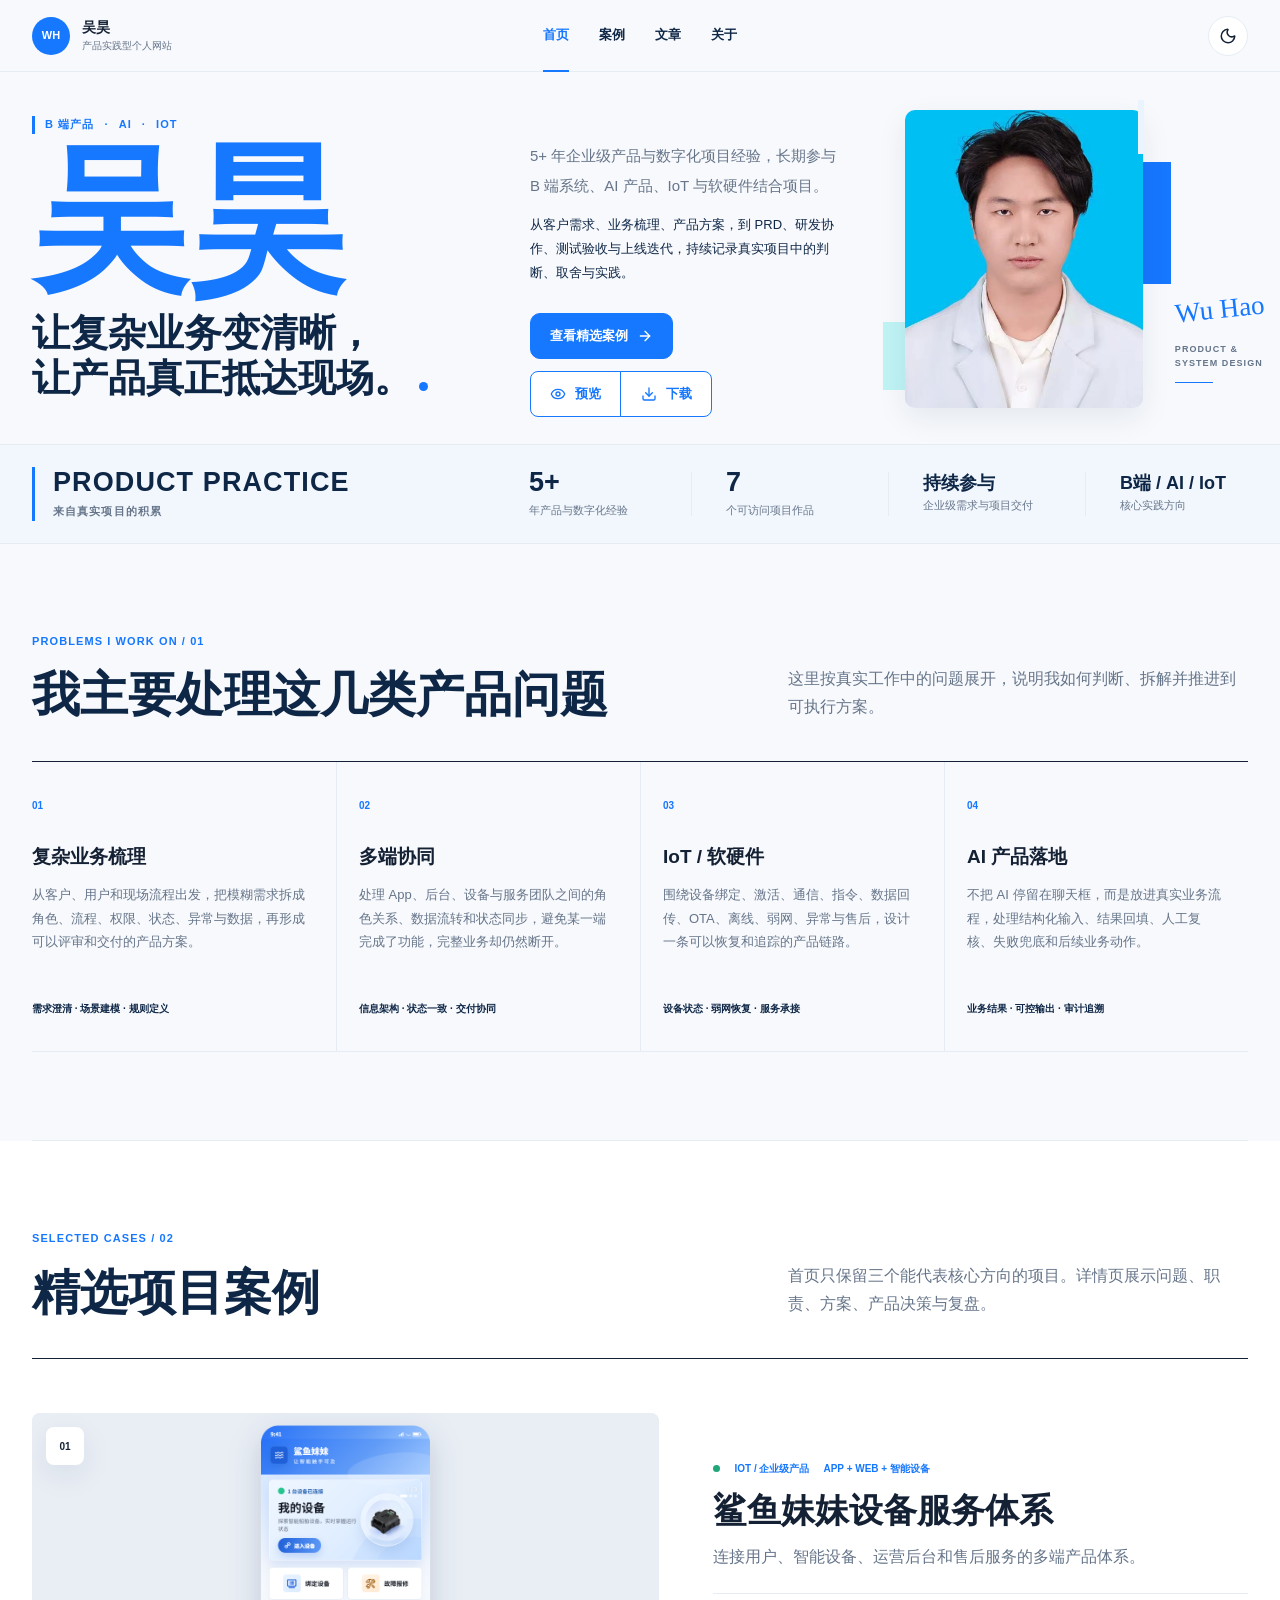
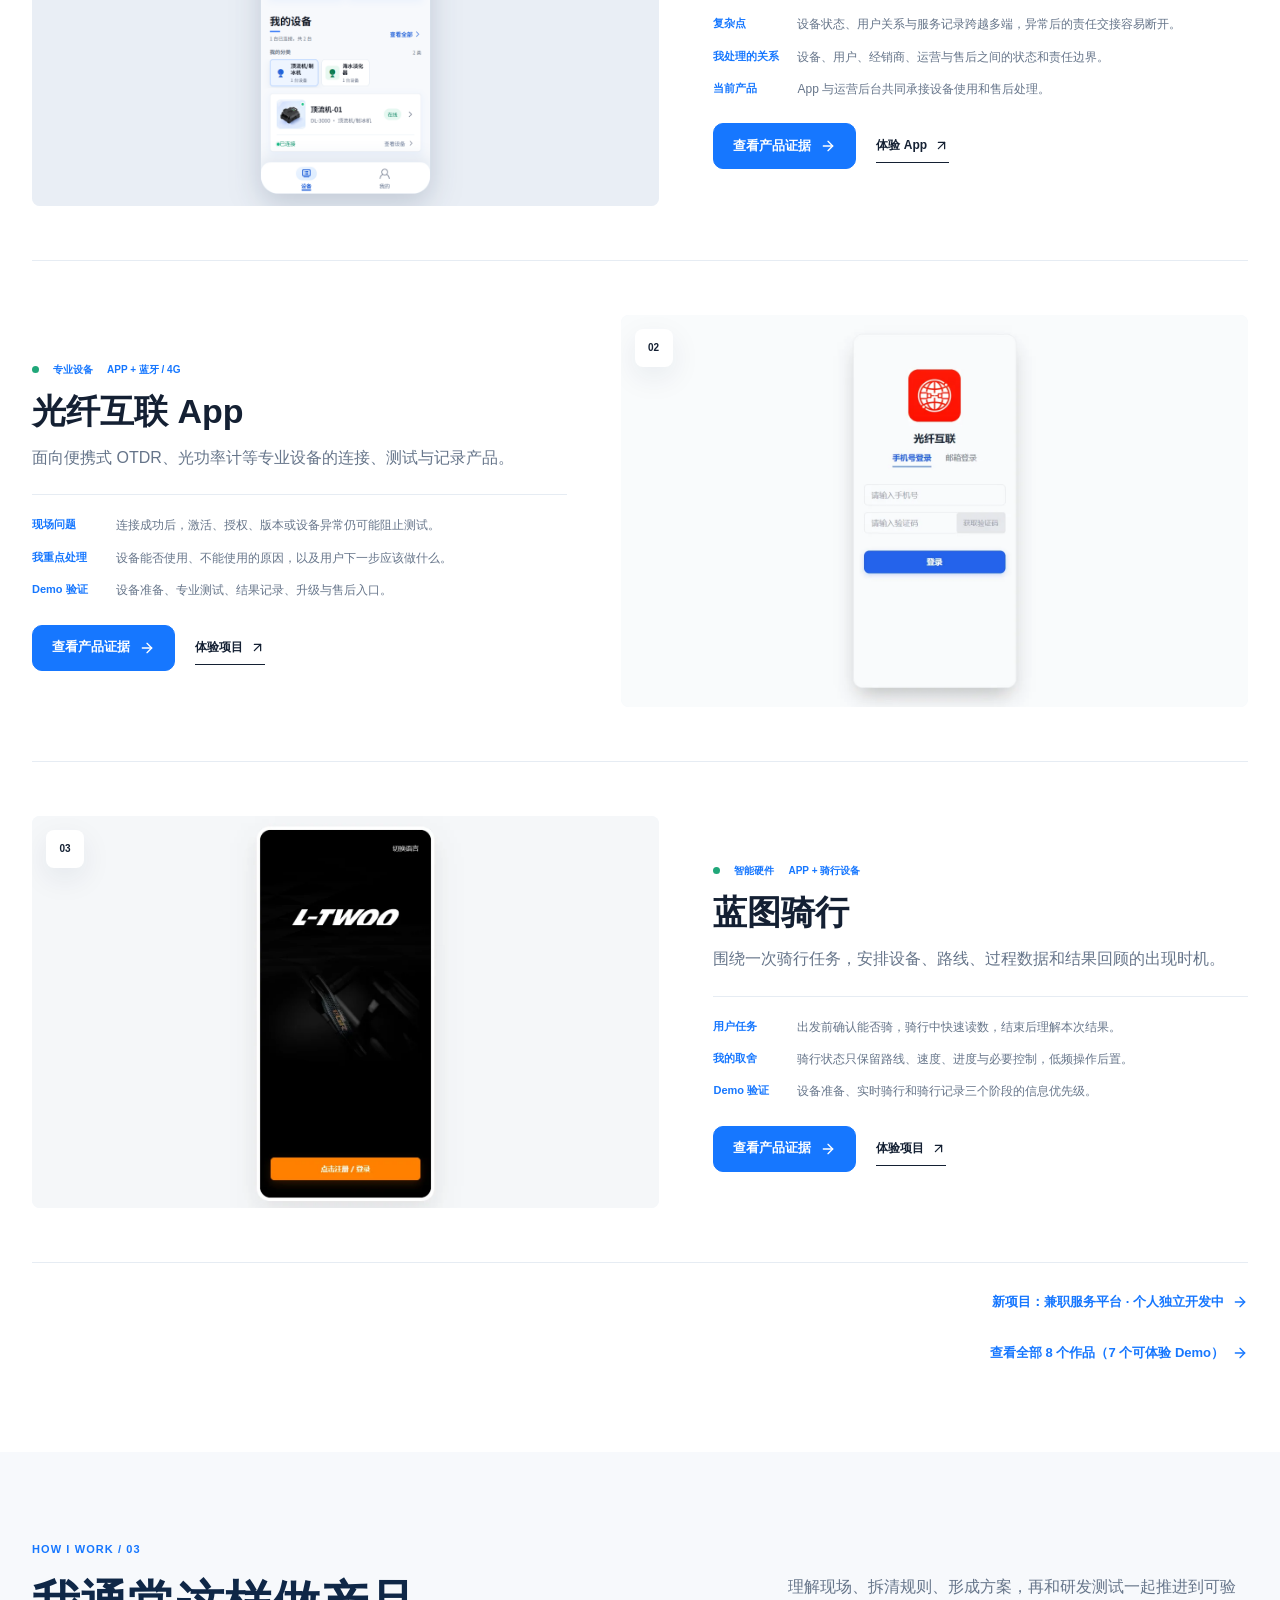
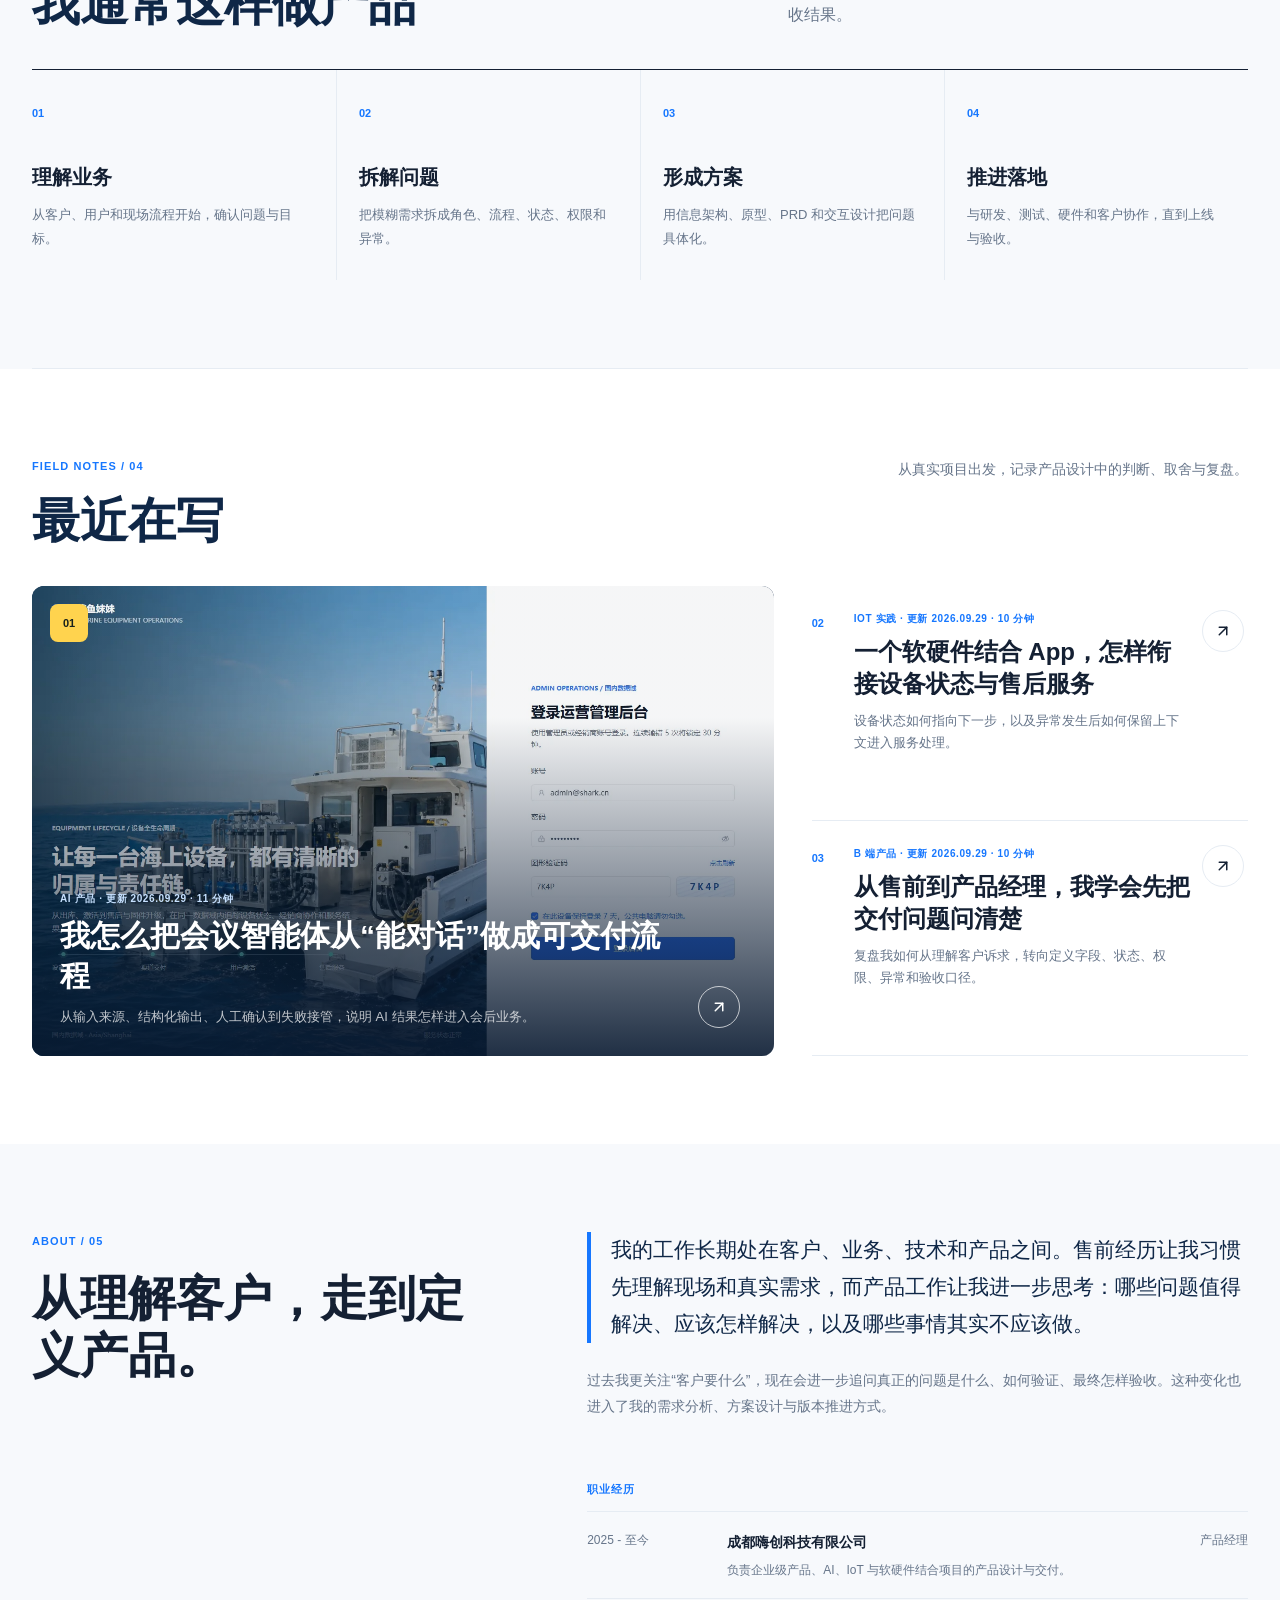
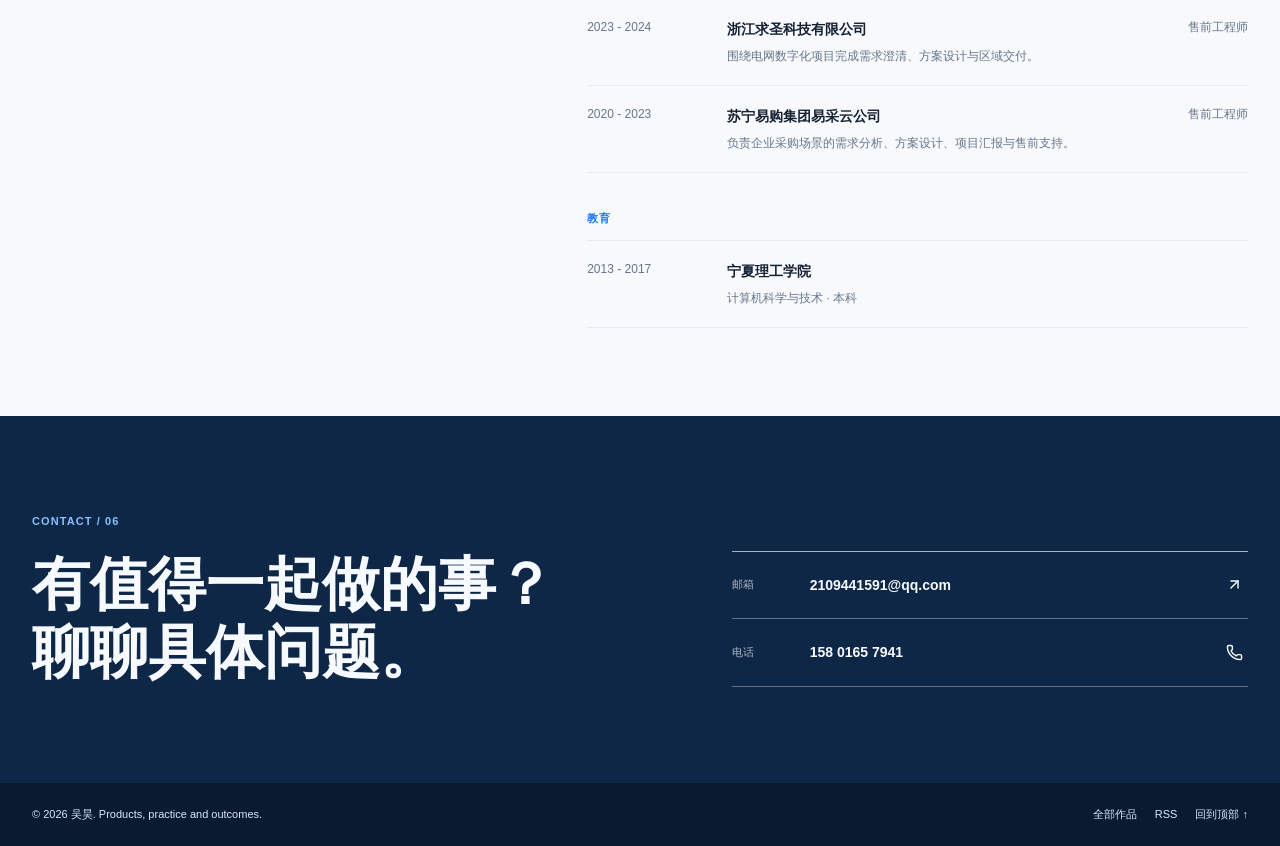
<file: index.html>
<!doctype html>
<html lang="zh-CN">
  <head>
    <meta charset="UTF-8" />
    <meta name="viewport" content="width=device-width, initial-scale=1.0" />
    <meta name="description" content="吴昊的个人产品作品集与实践记录，关注 B 端产品、AI、IoT、智能硬件与数字化项目，记录真实项目中的产品设计、需求分析与交付经验。" />
    <meta name="robots" content="index, follow" />
    <meta name="theme-color" content="#f7f9fc" />
    <meta property="og:type" content="website" />
    <meta property="og:title" content="吴昊｜产品经理 · B 端产品 / AI / IoT / 产品实践" />
    <meta property="og:description" content="产品案例、产品方法、AI 实践与 IoT 软硬件经验，记录从需求到交付的真实判断。" />
    <meta property="og:url" content="https://ruanyi.top/" />
    <meta property="og:image" content="https://ruanyi.top/assets/profile-hero.webp" />
    <meta name="twitter:card" content="summary_large_image" />
    <title>吴昊｜产品经理 · B 端产品 / AI / IoT / 产品实践</title>
    <link rel="canonical" href="https://ruanyi.top/" />
    <link rel="alternate" type="application/rss+xml" title="吴昊的产品手记" href="./rss.xml" />
    <link rel="icon" href="./assets/profile-hero.webp" type="image/webp" />
    <link rel="stylesheet" href="./styles-v2.css?v=20261027-1" />
    <script type="application/ld+json">
      {"@context":"https://schema.org","@type":"Person","name":"吴昊","jobTitle":"产品经理","url":"https://ruanyi.top/","sameAs":["https://github.com/1134despair-art"],"knowsAbout":["B端产品","AI产品","IoT","智能硬件","数字化项目"]}
    </script>
    <script src="./assets/vendor/lucide.min.js" defer></script>
    <script src="./script.js?v=20260929-1" defer></script>
  </head>
  <body>
    <a class="skip-link" href="#main">跳到正文</a>
    <header class="site-header" id="top">
      <div class="shell nav-wrap">
        <a class="brand" href="#top" aria-label="返回首页"><span class="brand-mark">WH</span><span class="brand-copy"><strong>吴昊</strong><small>产品实践型个人网站</small></span></a>
        <button class="icon-button menu-toggle" type="button" aria-label="打开导航" aria-expanded="false" aria-controls="site-nav"><i data-lucide="menu" aria-hidden="true"></i></button>
        <nav class="site-nav" id="site-nav" aria-label="主导航">
          <a href="#top"><i data-lucide="house" aria-hidden="true"></i><span>首页</span></a>
          <a href="#work"><i data-lucide="panels-top-left" aria-hidden="true"></i><span>案例</span></a>
          <a href="#writing"><i data-lucide="notebook-tabs" aria-hidden="true"></i><span>文章</span></a>
          <a href="#about"><i data-lucide="user-round" aria-hidden="true"></i><span>关于</span></a>
        </nav>
        <button class="icon-button theme-toggle" type="button" aria-label="切换深色模式" title="切换主题"><i data-lucide="moon" aria-hidden="true"></i></button>
      </div>
    </header>

    <main id="main">
      <section class="hero shell" aria-labelledby="hero-title">
        <div class="hero-grid">
          <div class="hero-primary">
            <p class="eyebrow">B 端产品 <span aria-hidden="true">·</span> AI <span aria-hidden="true">·</span> IoT</p>
            <h1 id="hero-title">吴昊</h1>
            <p class="hero-lede">让复杂业务变清晰，<br />让产品真正抵达现场。</p>
          </div>
          <div class="hero-intro">
            <p class="hero-summary">5+ 年企业级产品与数字化项目经验，长期参与 B 端系统、AI 产品、IoT 与软硬件结合项目。</p>
            <p class="hero-detail">从客户需求、业务梳理、产品方案，到 PRD、研发协作、测试验收与上线迭代，持续记录真实项目中的判断、取舍与实践。</p>
            <div class="hero-actions"><a class="button button-primary" href="#work">查看精选案例 <i data-lucide="arrow-right" aria-hidden="true"></i></a><div class="resume-actions" role="group" aria-label="简历操作"><a class="button button-secondary" href="./resume.html" title="在线预览简历"><i data-lucide="eye" aria-hidden="true"></i> 预览</a><a class="button button-secondary" href="./assets/wu-hao-product-manager-resume.pdf?v=20260924-5" download="wu-hao-product-manager-resume.pdf" type="application/pdf" title="下载 PDF 简历" data-resume-download><i data-lucide="download" aria-hidden="true"></i> 下载</a></div></div>
          </div>
          <aside class="hero-profile" aria-label="吴昊个人形象">
            <div class="portrait-stage"><span class="shape shape-blue" aria-hidden="true"></span><span class="shape shape-cyan" aria-hidden="true"></span><span class="shape shape-line" aria-hidden="true"></span><div class="portrait-wrap"><img src="./assets/profile-hero.webp" alt="吴昊的个人照片" width="800" height="1000" /></div><div class="portrait-signature"><strong>Wu Hao</strong><small>PRODUCT &amp;<br />SYSTEM DESIGN</small></div></div>
          </aside>
        </div>
      </section>

      <section class="principles" aria-label="专业积累">
        <div class="shell principle-grid">
          <p class="section-kicker"><strong>PRODUCT PRACTICE</strong><small>来自真实项目的积累</small></p>
          <p><strong>5+</strong><small>年产品与数字化经验</small></p><span></span><p><strong>7</strong><small>个可访问项目作品</small></p><span></span><p><strong class="direction-value">持续参与</strong><small>企业级需求与项目交付</small></p><span></span><p><strong class="direction-value">B端 / AI / IoT</strong><small>核心实践方向</small></p>
        </div>
      </section>

      <section class="section shell problem-section" id="problems" aria-labelledby="problems-title">
        <header class="section-head"><div><p class="section-kicker">Problems I Work On / 01</p><h2 id="problems-title">我主要处理这几类产品问题</h2></div><p>这里按真实工作中的问题展开，说明我如何判断、拆解并推进到可执行方案。</p></header>
        <div class="problem-grid">
          <article><span>01</span><h3>复杂业务梳理</h3><p>从客户、用户和现场流程出发，把模糊需求拆成角色、流程、权限、状态、异常与数据，再形成可以评审和交付的产品方案。</p><small>需求澄清 · 场景建模 · 规则定义</small></article>
          <article><span>02</span><h3>多端协同</h3><p>处理 App、后台、设备与服务团队之间的角色关系、数据流转和状态同步，避免某一端完成了功能，完整业务却仍然断开。</p><small>信息架构 · 状态一致 · 交付协同</small></article>
          <article><span>03</span><h3>IoT / 软硬件</h3><p>围绕设备绑定、激活、通信、指令、数据回传、OTA、离线、弱网、异常与售后，设计一条可以恢复和追踪的产品链路。</p><small>设备状态 · 弱网恢复 · 服务承接</small></article>
          <article><span>04</span><h3>AI 产品落地</h3><p>不把 AI 停留在聊天框，而是放进真实业务流程，处理结构化输入、结果回填、人工复核、失败兜底和后续业务动作。</p><small>业务结果 · 可控输出 · 审计追溯</small></article>
        </div>
      </section>

      <section class="section featured-work" id="work" aria-labelledby="work-title">
        <div class="shell">
          <header class="section-head"><div><p class="section-kicker">Selected Cases / 02</p><h2 id="work-title">精选项目案例</h2></div><p>首页只保留三个能代表核心方向的项目。详情页展示问题、职责、方案、产品决策与复盘。</p></header>
          <div class="selected-case-list">
            <article class="selected-case">
              <a class="case-visual" href="./cases/shark.html"><img src="./assets/projects/shark-app.png" alt="鲨鱼妹妹 App 与设备服务界面预览" /><span>01</span></a>
              <div class="case-copy"><p class="project-meta"><span>IoT / 企业级产品</span><span>App + Web + 智能设备</span></p><h3>鲨鱼妹妹设备服务体系</h3><p class="case-positioning">连接用户、智能设备、运营后台和售后服务的多端产品体系。</p><dl class="case-brief"><div><dt>复杂点</dt><dd>设备状态、用户关系与服务记录跨越多端，异常后的责任交接容易断开。</dd></div><div><dt>我处理的关系</dt><dd>设备、用户、经销商、运营与售后之间的状态和责任边界。</dd></div><div><dt>当前产品</dt><dd>App 与运营后台共同承接设备使用和售后处理。</dd></div></dl><div class="case-actions"><a class="button button-primary" href="./cases/shark.html">查看产品证据 <i data-lucide="arrow-right" aria-hidden="true"></i></a><a class="text-link" href="http://shark.ruanyi.top/" target="_blank" rel="noreferrer">体验 App <i data-lucide="arrow-up-right" aria-hidden="true"></i></a></div></div>
            </article>
            <article class="selected-case">
              <a class="case-visual" href="./cases/fiber.html"><img src="./assets/projects/fiber-connect.webp" alt="光纤互联 App 专业设备作业界面预览" /><span>02</span></a>
              <div class="case-copy"><p class="project-meta"><span>专业设备</span><span>App + 蓝牙 / 4G</span></p><h3>光纤互联 App</h3><p class="case-positioning">面向便携式 OTDR、光功率计等专业设备的连接、测试与记录产品。</p><dl class="case-brief"><div><dt>现场问题</dt><dd>连接成功后，激活、授权、版本或设备异常仍可能阻止测试。</dd></div><div><dt>我重点处理</dt><dd>设备能否使用、不能使用的原因，以及用户下一步应该做什么。</dd></div><div><dt>Demo 验证</dt><dd>设备准备、专业测试、结果记录、升级与售后入口。</dd></div></dl><div class="case-actions"><a class="button button-primary" href="./cases/fiber.html">查看产品证据 <i data-lucide="arrow-right" aria-hidden="true"></i></a><a class="text-link" href="https://ruanyi.top/fiberconnect-demo4-h5/" target="_blank" rel="noreferrer">体验项目 <i data-lucide="arrow-up-right" aria-hidden="true"></i></a></div></div>
            </article>
            <article class="selected-case">
              <a class="case-visual" href="./cases/cycling.html"><img src="./assets/projects/blueprint-cycling.webp" alt="蓝图骑行智能骑行产品界面预览" /><span>03</span></a>
              <div class="case-copy"><p class="project-meta"><span>智能硬件</span><span>App + 骑行设备</span></p><h3>蓝图骑行</h3><p class="case-positioning">围绕一次骑行任务，安排设备、路线、过程数据和结果回顾的出现时机。</p><dl class="case-brief"><div><dt>用户任务</dt><dd>出发前确认能否骑，骑行中快速读数，结束后理解本次结果。</dd></div><div><dt>我的取舍</dt><dd>骑行状态只保留路线、速度、进度与必要控制，低频操作后置。</dd></div><div><dt>Demo 验证</dt><dd>设备准备、实时骑行和骑行记录三个阶段的信息优先级。</dd></div></dl><div class="case-actions"><a class="button button-primary" href="./cases/cycling.html">查看产品证据 <i data-lucide="arrow-right" aria-hidden="true"></i></a><a class="text-link" href="https://bicycle.ruanyi.top/" target="_blank" rel="noreferrer">体验项目 <i data-lucide="arrow-up-right" aria-hidden="true"></i></a></div></div>
            </article>
          </div>
          <div class="section-end-link"><a href="./cases/jianzhi.html">新项目：兼职服务平台 · 个人独立开发中 <i data-lucide="arrow-right" aria-hidden="true"></i></a></div>
          <div class="section-end-link"><a href="./works.html">查看全部 8 个作品（7 个可体验 Demo） <i data-lucide="arrow-right" aria-hidden="true"></i></a></div>
        </div>
      </section>

      <section class="section shell workflow-section" id="method" aria-labelledby="method-title">
        <header class="section-head"><div><p class="section-kicker">How I Work / 03</p><h2 id="method-title">我通常这样做产品</h2></div><p>理解现场、拆清规则、形成方案，再和研发测试一起推进到可验收结果。</p></header>
        <ol class="workflow-list"><li><span>01</span><div><h3>理解业务</h3><p>从客户、用户和现场流程开始，确认问题与目标。</p></div></li><li><span>02</span><div><h3>拆解问题</h3><p>把模糊需求拆成角色、流程、状态、权限和异常。</p></div></li><li><span>03</span><div><h3>形成方案</h3><p>用信息架构、原型、PRD 和交互设计把问题具体化。</p></div></li><li><span>04</span><div><h3>推进落地</h3><p>与研发、测试、硬件和客户协作，直到上线与验收。</p></div></li></ol>
      </section>

      <section class="section writing-section" id="writing" aria-labelledby="writing-title">
        <div class="shell"><header class="section-head"><div><p class="section-kicker">Field Notes / 04</p><h2 id="writing-title">最近在写</h2></div><p>从真实项目出发，记录产品设计中的判断、取舍与复盘。</p></header>
          <div class="article-list">
            <article class="article-item"><div class="article-number">01</div><div><p class="article-meta">AI 产品 · 更新 2026.09.29 · 11 分钟</p><h3>我怎么把会议智能体从“能对话”做成可交付流程</h3><p>从输入来源、结构化输出、人工确认到失败接管，说明 AI 结果怎样进入会后业务。</p></div><button class="article-open" type="button" data-article="agent" aria-label="阅读文章：我怎么把会议智能体从能对话做成可交付流程"><i data-lucide="arrow-up-right" aria-hidden="true"></i></button></article>
            <article class="article-item"><div class="article-number">02</div><div><p class="article-meta">IoT 实践 · 更新 2026.09.29 · 10 分钟</p><h3>一个软硬件结合 App，怎样衔接设备状态与售后服务</h3><p>设备状态如何指向下一步，以及异常发生后如何保留上下文进入服务处理。</p></div><button class="article-open" type="button" data-article="device" aria-label="阅读文章：一个软硬件结合 App 怎样衔接设备状态与售后服务"><i data-lucide="arrow-up-right" aria-hidden="true"></i></button></article>
            <article class="article-item"><div class="article-number">03</div><div><p class="article-meta">B 端产品 · 更新 2026.09.29 · 10 分钟</p><h3>从售前到产品经理，我学会先把交付问题问清楚</h3><p>复盘我如何从理解客户诉求，转向定义字段、状态、权限、异常和验收口径。</p></div><button class="article-open" type="button" data-article="prd" aria-label="阅读文章：从售前到产品经理我学会先把交付问题问清楚"><i data-lucide="arrow-up-right" aria-hidden="true"></i></button></article>
          </div>
        </div>
      </section>

      <section class="section shell about-section" id="about" aria-labelledby="about-title">
        <div class="about-intro"><p class="section-kicker">About / 05</p><h2 id="about-title">从理解客户，走到定义产品。</h2></div>
        <div class="about-content"><p class="about-lede">我的工作长期处在客户、业务、技术和产品之间。售前经历让我习惯先理解现场和真实需求，而产品工作让我进一步思考：哪些问题值得解决、应该怎样解决，以及哪些事情其实不应该做。</p><p class="about-note">过去我更关注“客户要什么”，现在会进一步追问真正的问题是什么、如何验证、最终怎样验收。这种变化也进入了我的需求分析、方案设计与版本推进方式。</p>
          <div class="experience"><h3>职业经历</h3><div class="experience-row"><time>2025 - 至今</time><div><strong>成都嗨创科技有限公司</strong><span>产品经理</span><p>负责企业级产品、AI、IoT 与软硬件结合项目的产品设计与交付。</p></div></div><div class="experience-row"><time>2023 - 2024</time><div><strong>浙江求圣科技有限公司</strong><span>售前工程师</span><p>围绕电网数字化项目完成需求澄清、方案设计与区域交付。</p></div></div><div class="experience-row"><time>2020 - 2023</time><div><strong>苏宁易购集团易采云公司</strong><span>售前工程师</span><p>负责企业采购场景的需求分析、方案设计、项目汇报与售前支持。</p></div></div></div>
          <div class="education"><h3>教育</h3><div><time>2013 - 2017</time><p><strong>宁夏理工学院</strong><span>计算机科学与技术 · 本科</span></p></div></div>
        </div>
      </section>

      <section class="contact-section" id="contact" aria-labelledby="contact-title"><div class="shell contact-inner"><div><p class="section-kicker">Contact / 06</p><h2 id="contact-title">有值得一起做的事？<br />聊聊具体问题。</h2></div><div class="contact-links"><a href="mailto:2109441591@qq.com"><span>邮箱</span><strong>2109441591@qq.com</strong><i data-lucide="arrow-up-right" aria-hidden="true"></i></a><a href="tel:15801657941"><span>电话</span><strong>158 0165 7941</strong><i data-lucide="phone" aria-hidden="true"></i></a></div></div></section>
    </main>

    <footer class="site-footer"><div class="shell"><p>© <span id="year"></span> 吴昊. Products, practice and outcomes.</p><div><a href="./works.html">全部作品</a><a href="./rss.xml">RSS</a><a href="#top">回到顶部 ↑</a></div></div></footer>
    <div class="reading-progress" aria-hidden="true"><span></span></div>
    <dialog class="article-dialog" id="article-dialog"><div class="dialog-reading-progress" aria-hidden="true"><span></span></div><button class="dialog-close icon-button" type="button" aria-label="关闭文章"><i data-lucide="x" aria-hidden="true"></i></button><article id="dialog-content"></article></dialog>
  </body>
</html>
</file>
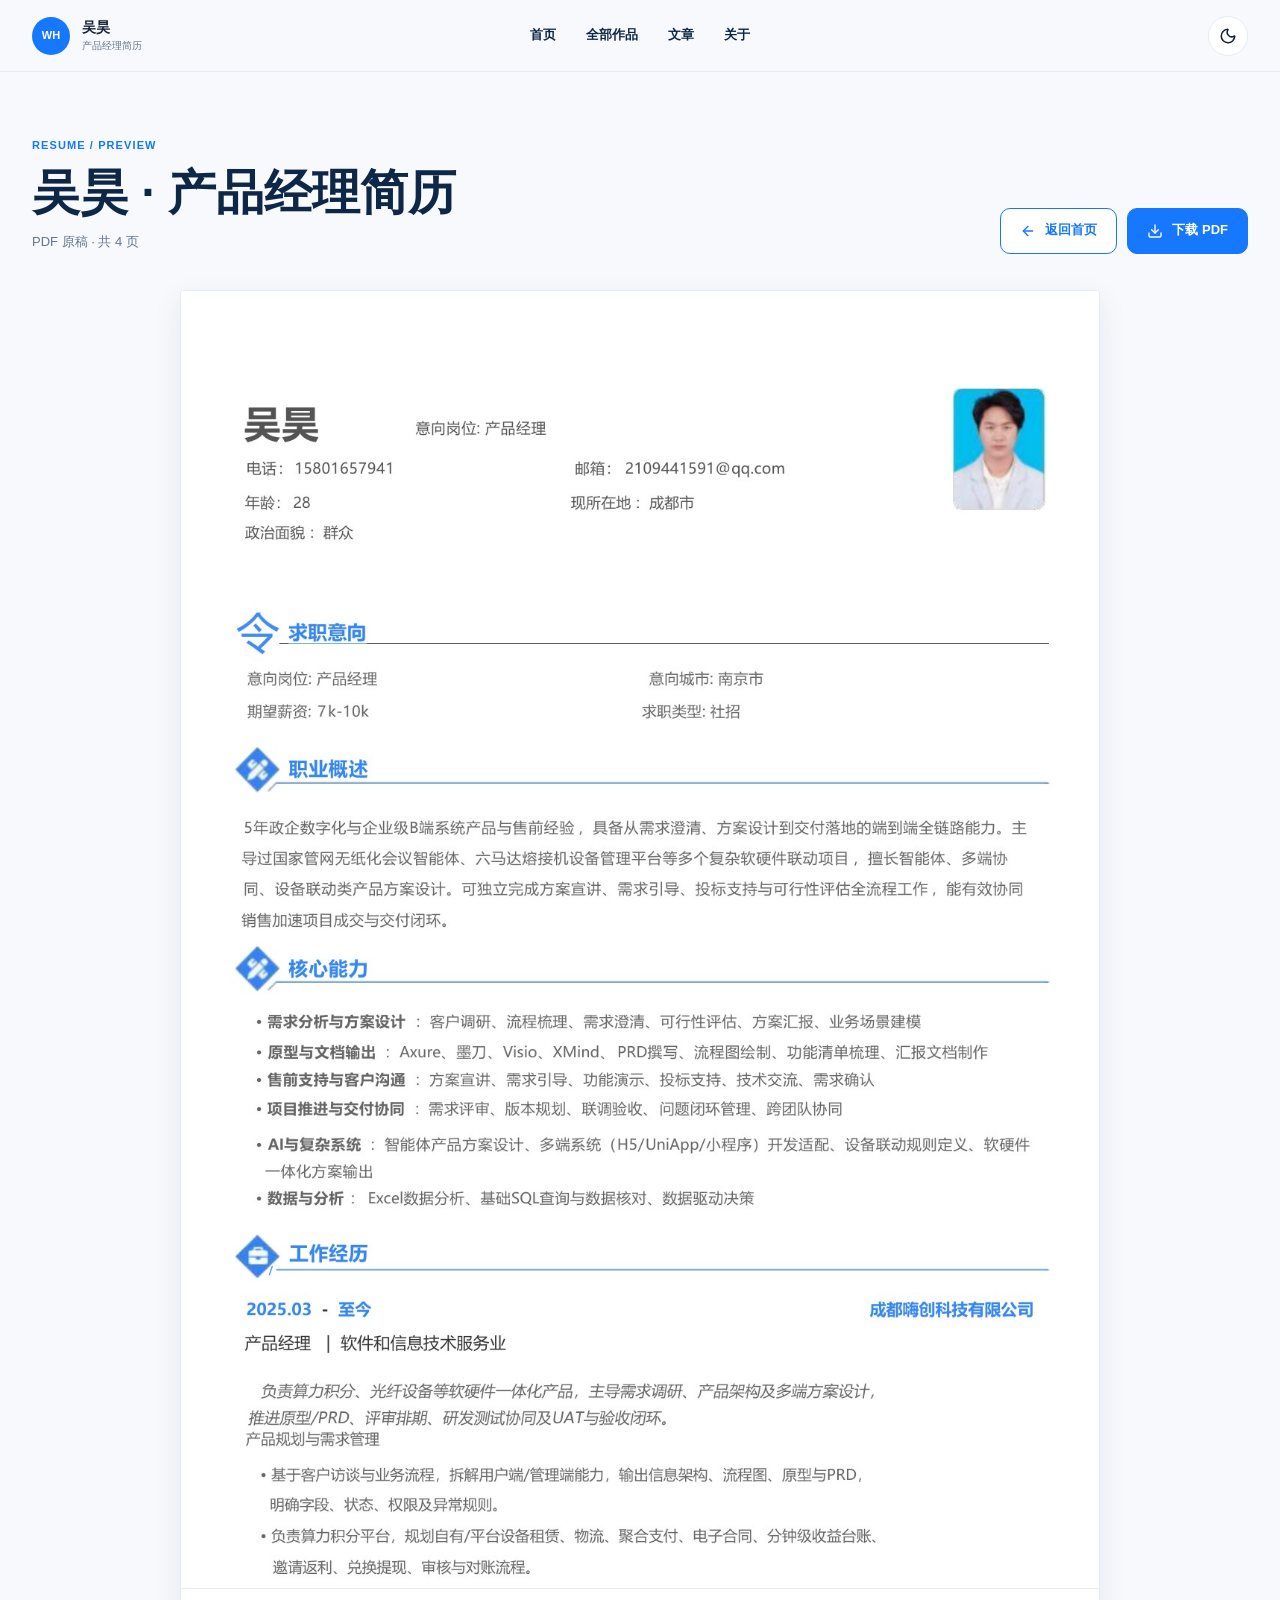
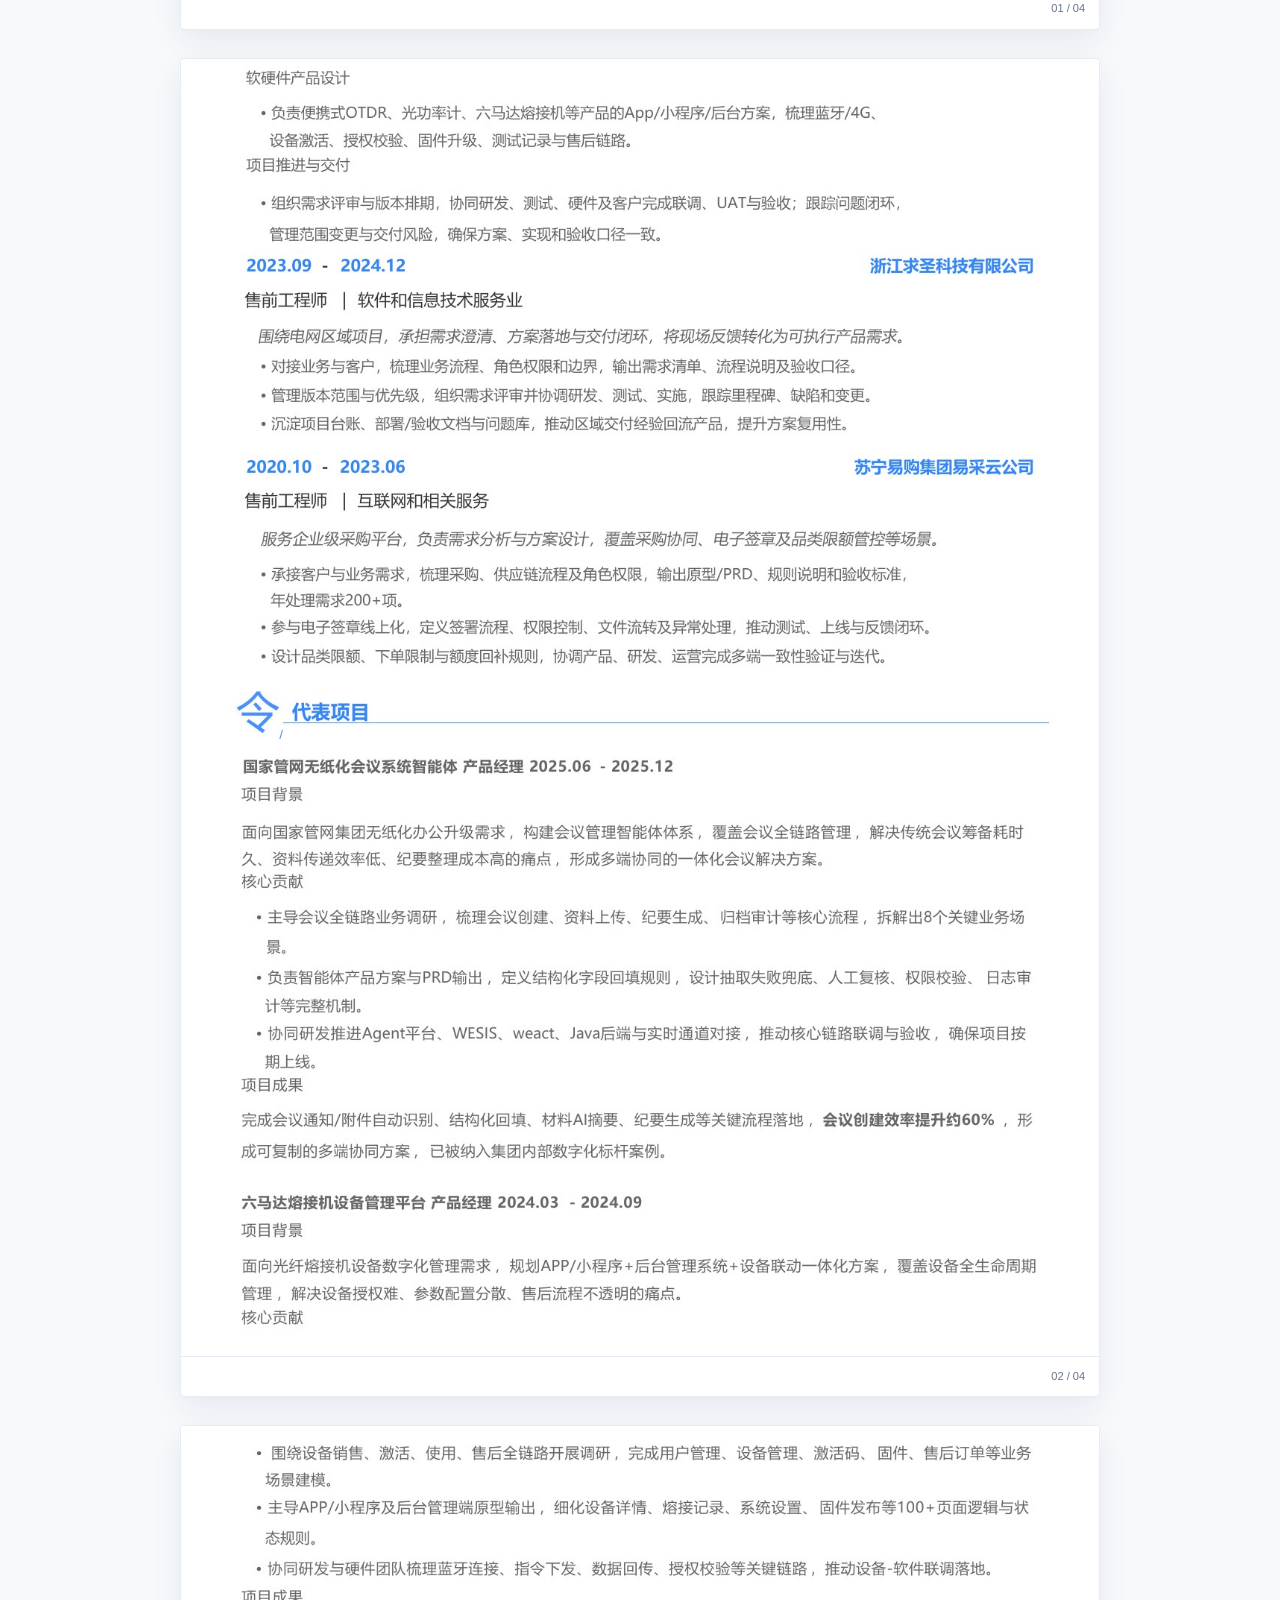
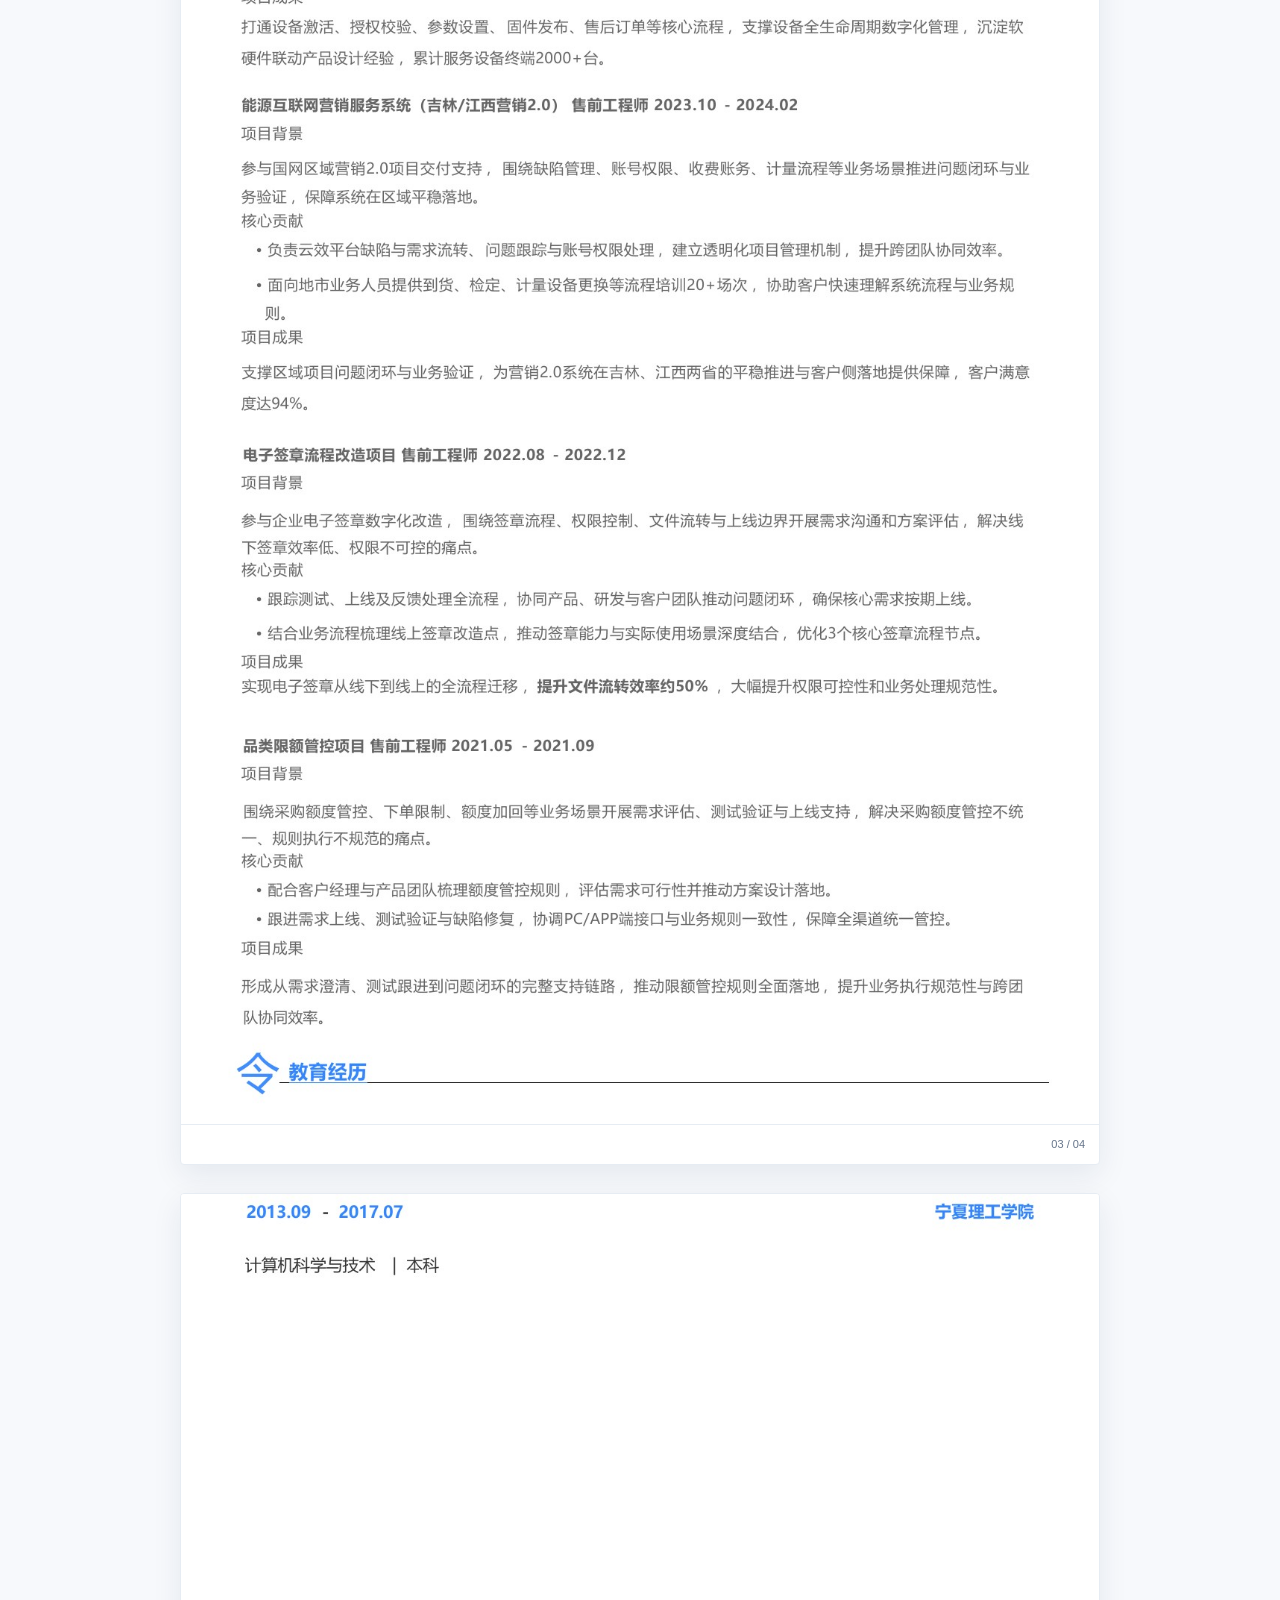
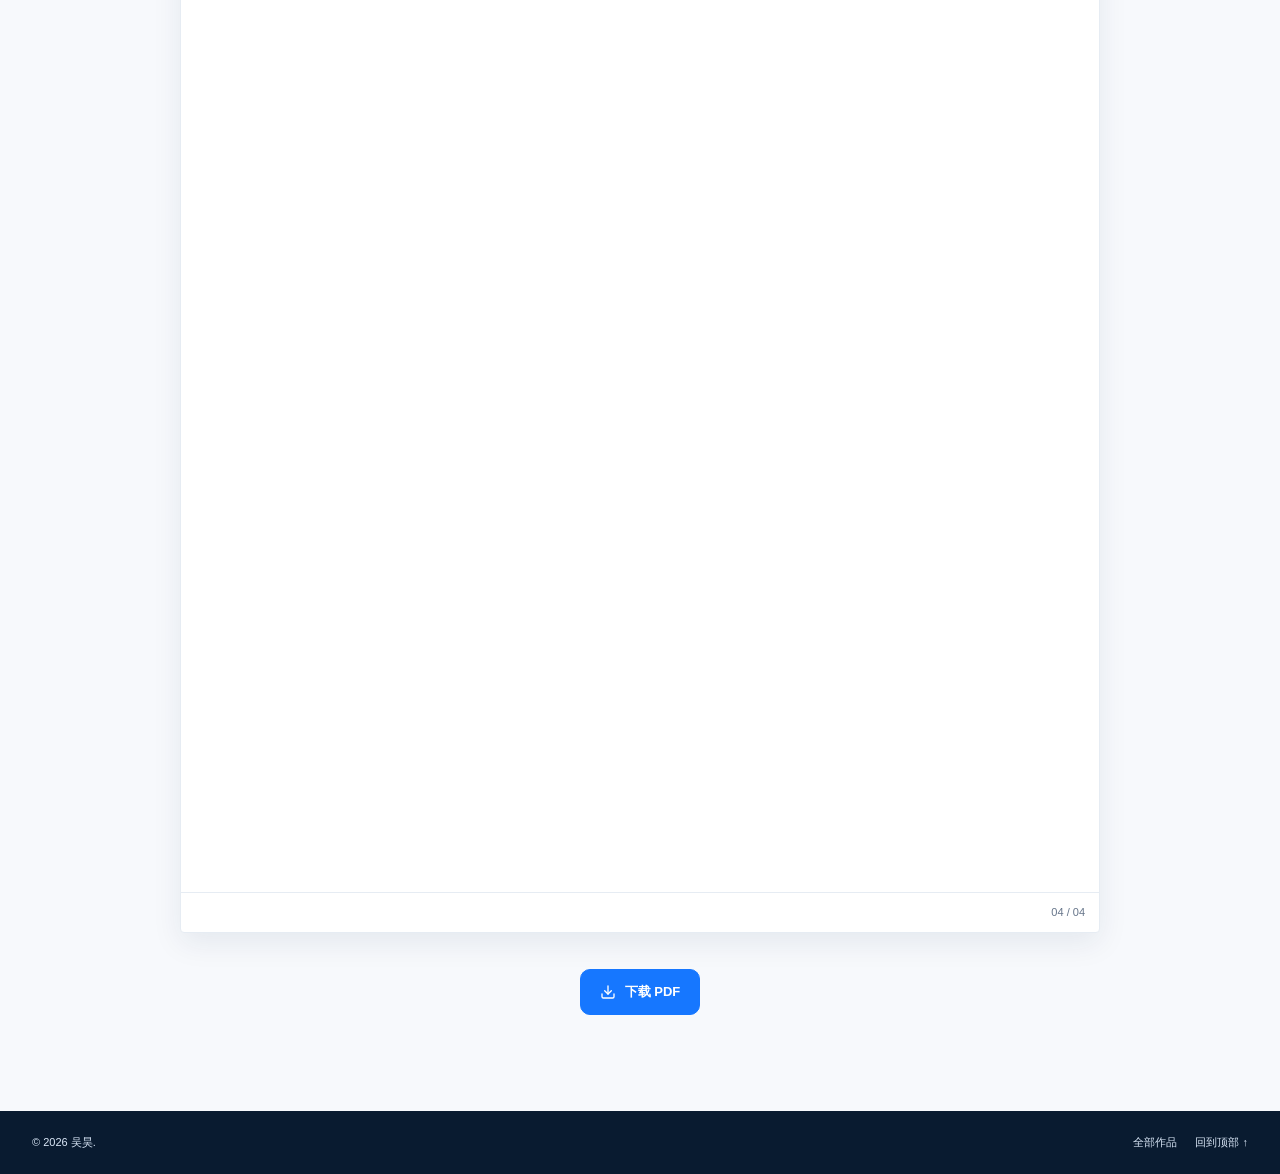
<file: resume.html>
<!doctype html>
<html lang="zh-CN">
  <head>
    <meta charset="UTF-8" />
    <meta name="viewport" content="width=device-width, initial-scale=1.0" />
    <meta name="description" content="吴昊产品经理简历在线预览。" />
    <meta name="robots" content="noindex, follow" />
    <meta name="theme-color" content="#f7f9fc" />
    <title>吴昊产品经理简历｜在线预览</title>
    <link rel="icon" href="./assets/profile-hero.webp" type="image/webp" />
    <link rel="stylesheet" href="./styles-v2.css?v=20260924-6" />
    <script src="./assets/vendor/lucide.min.js" defer></script>
    <script src="./script.js?v=20260924-5" defer></script>
  </head>
  <body>
    <a class="skip-link" href="#main">跳到正文</a>
    <header class="site-header" id="top">
      <div class="shell nav-wrap">
        <a class="brand" href="./index.html" aria-label="返回首页"><span class="brand-mark">WH</span><span class="brand-copy"><strong>吴昊</strong><small>产品经理简历</small></span></a>
        <button class="icon-button menu-toggle" type="button" aria-label="打开导航" aria-expanded="false" aria-controls="site-nav"><i data-lucide="menu" aria-hidden="true"></i></button>
        <nav class="site-nav" id="site-nav" aria-label="主导航"><a href="./index.html">首页</a><a href="./works.html">全部作品</a><a href="./index.html#writing">文章</a><a href="./index.html#about">关于</a></nav>
        <button class="icon-button theme-toggle" type="button" aria-label="切换深色模式" title="切换主题"><i data-lucide="moon" aria-hidden="true"></i></button>
      </div>
    </header>
    <main id="main" class="resume-page">
      <section class="resume-viewer-head shell" aria-labelledby="resume-title">
        <div><p class="section-kicker">Resume / Preview</p><h1 id="resume-title">吴昊 · 产品经理简历</h1><p class="resume-viewer-meta">PDF 原稿 · 共 4 页</p></div>
        <div class="resume-viewer-actions"><a class="button button-secondary" href="./index.html"><i data-lucide="arrow-left" aria-hidden="true"></i>返回首页</a><a class="button button-primary" href="./assets/wu-hao-product-manager-resume.pdf?v=20260924-5" download="wu-hao-product-manager-resume.pdf" type="application/pdf"><i data-lucide="download" aria-hidden="true"></i>下载 PDF</a></div>
      </section>
      <section class="resume-document shell" aria-label="简历页面">
        <figure class="resume-sheet"><img src="./assets/resume/resume-page-1.jpg?v=20260924-1" width="1231" height="1740" alt="吴昊产品经理简历第 1 页" fetchpriority="high" /><figcaption>01 / 04</figcaption></figure>
        <figure class="resume-sheet"><img src="./assets/resume/resume-page-2.jpg?v=20260924-1" width="1231" height="1740" alt="吴昊产品经理简历第 2 页" loading="lazy" /><figcaption>02 / 04</figcaption></figure>
        <figure class="resume-sheet"><img src="./assets/resume/resume-page-3.jpg?v=20260924-1" width="1231" height="1740" alt="吴昊产品经理简历第 3 页" loading="lazy" /><figcaption>03 / 04</figcaption></figure>
        <figure class="resume-sheet"><img src="./assets/resume/resume-page-4.jpg?v=20260924-1" width="1231" height="1740" alt="吴昊产品经理简历第 4 页" loading="lazy" /><figcaption>04 / 04</figcaption></figure>
        <div class="resume-footer-actions"><a class="button button-primary" href="./assets/wu-hao-product-manager-resume.pdf?v=20260924-5" download="wu-hao-product-manager-resume.pdf" type="application/pdf"><i data-lucide="download" aria-hidden="true"></i>下载 PDF</a></div>
      </section>
    </main>
    <footer class="site-footer"><div class="shell"><p>© <span id="year"></span> 吴昊.</p><div><a href="./works.html">全部作品</a><a href="#top">回到顶部 ↑</a></div></div></footer>
    <div class="reading-progress" aria-hidden="true"><span></span></div>
  </body>
</html>
</file>
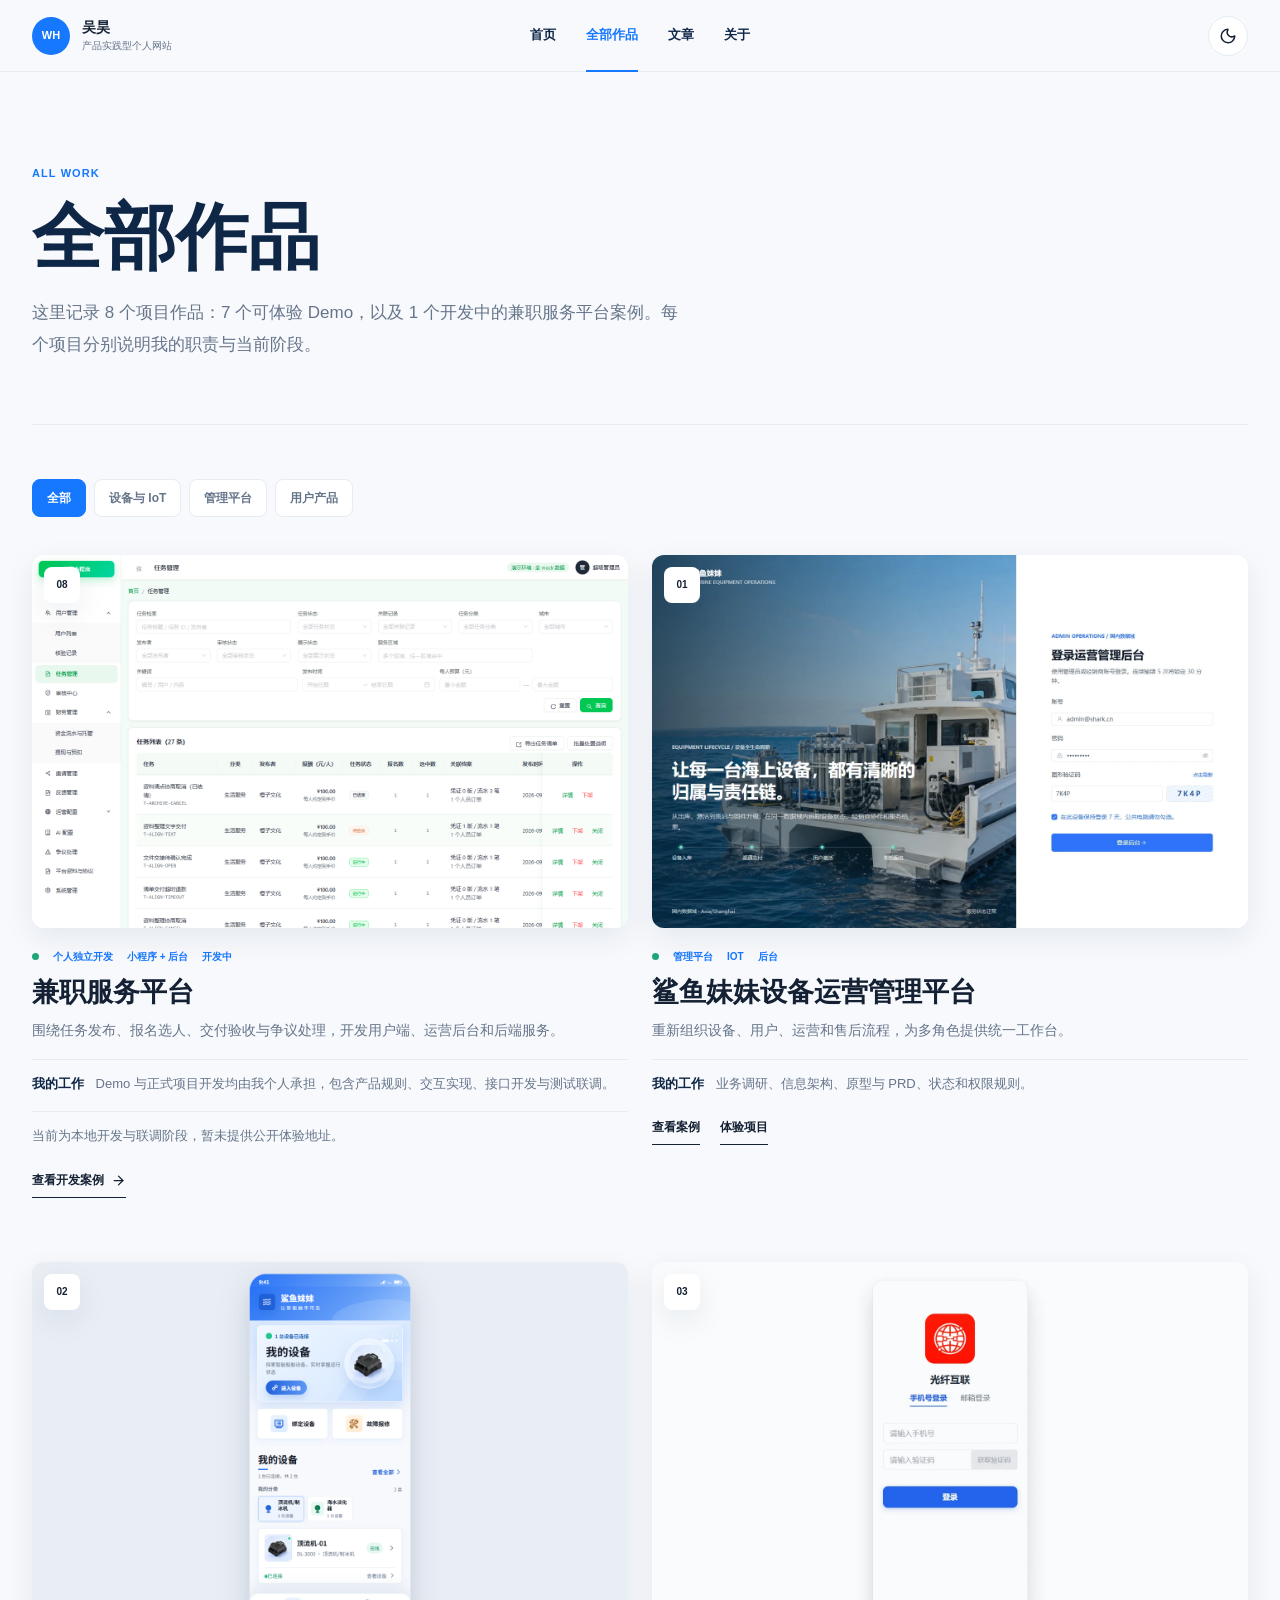
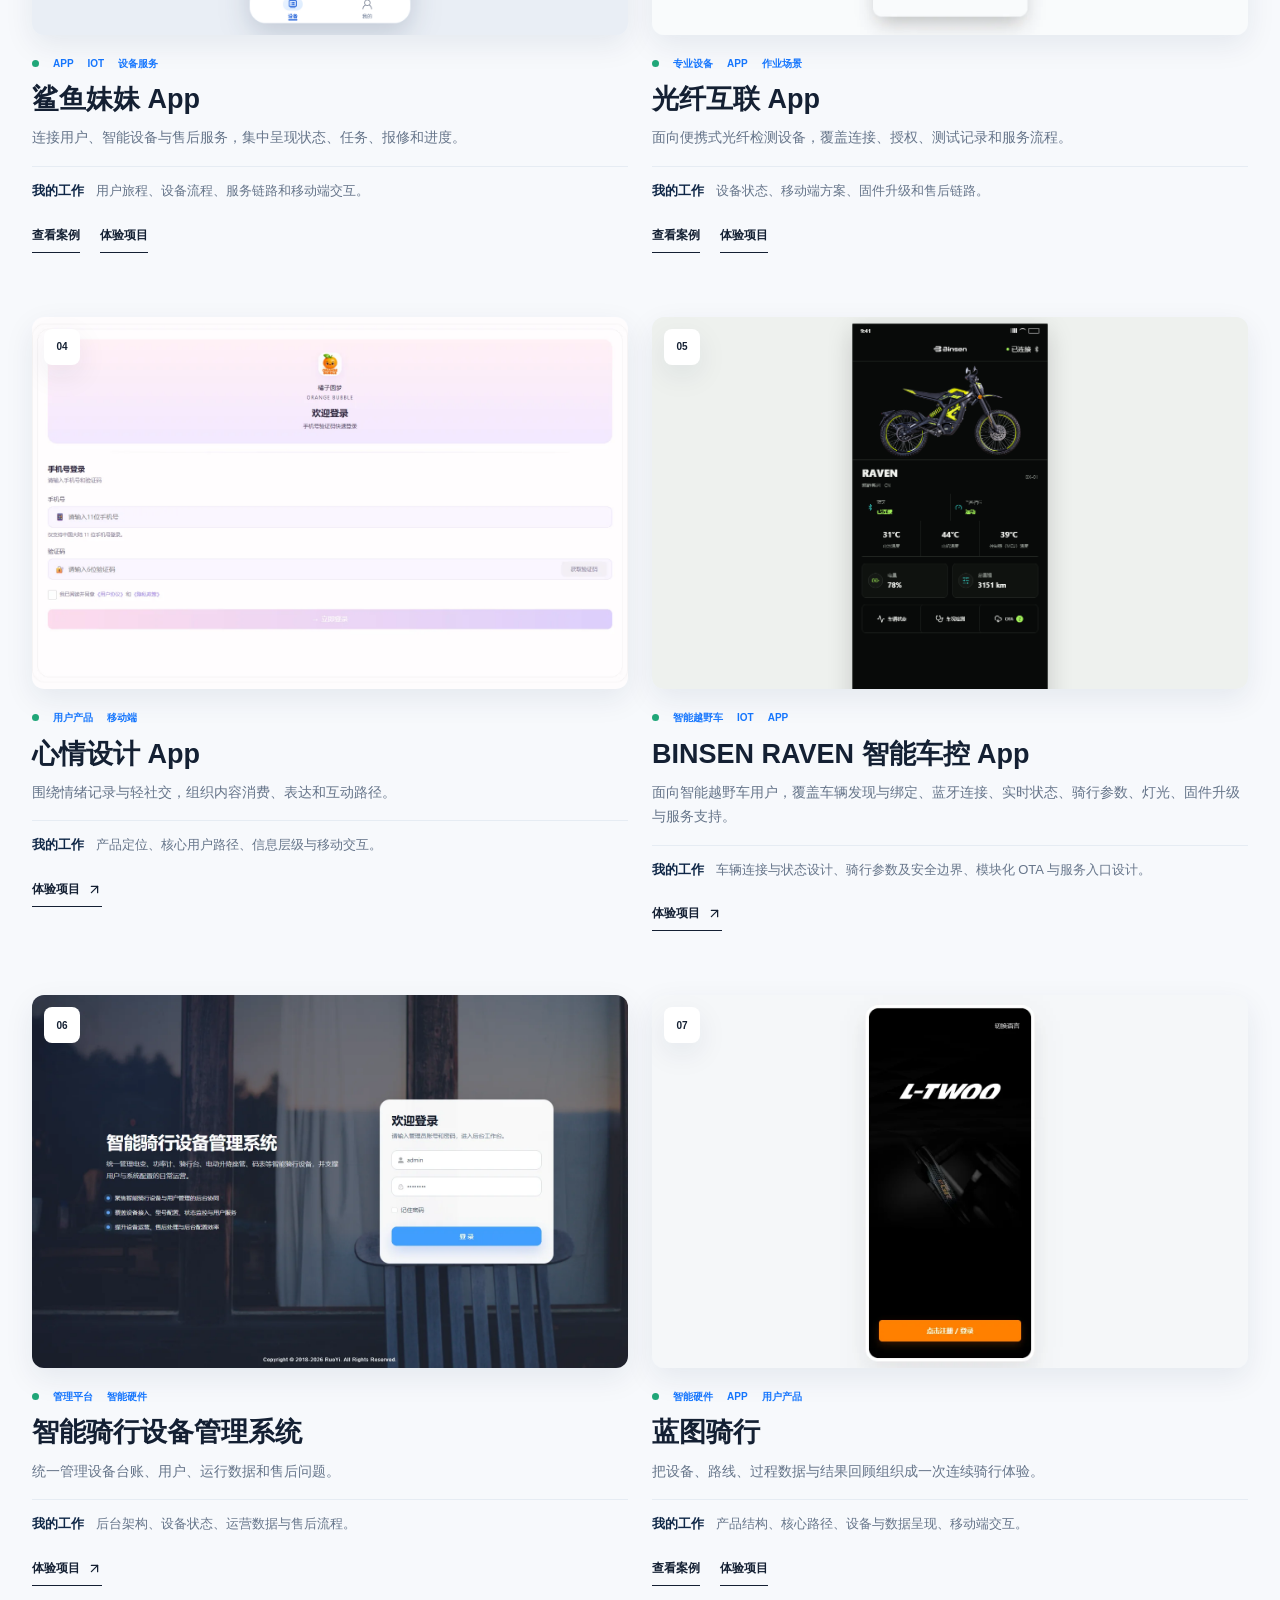
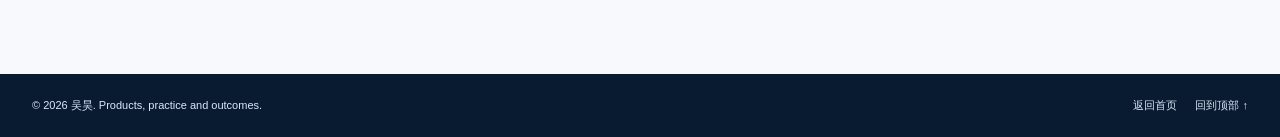
<file: works.html>
<!doctype html>
<html lang="zh-CN">
  <head>
    <meta charset="UTF-8" />
    <meta name="viewport" content="width=device-width, initial-scale=1.0" />
    <meta name="description" content="吴昊的产品作品合集，涵盖 B 端管理平台、IoT 设备产品、移动 App 与智能硬件用户产品。" />
    <meta name="robots" content="index, follow" />
    <meta name="theme-color" content="#f7f9fc" />
    <meta property="og:type" content="website" />
    <meta property="og:title" content="全部作品｜吴昊产品实践" />
    <meta property="og:description" content="8 个项目作品：7 个可体验 Demo，以及个人独立开发的兼职服务平台案例。展示产品定位、具体职责与当前阶段。" />
    <meta property="og:url" content="https://ruanyi.top/works.html" />
    <meta property="og:image" content="https://ruanyi.top/assets/projects/shark-ops.webp" />
    <meta name="twitter:card" content="summary_large_image" />
    <title>全部作品｜吴昊产品实践</title>
    <link rel="canonical" href="https://ruanyi.top/works.html" />
    <link rel="icon" href="./assets/profile-hero.webp" type="image/webp" />
    <link rel="stylesheet" href="./styles-v2.css?v=20261027-1" />
    <script src="./assets/vendor/lucide.min.js" defer></script>
    <script src="./script.js?v=20260924-4" defer></script>
  </head>
  <body>
    <a class="skip-link" href="#main">跳到正文</a>
    <header class="site-header" id="top"><div class="shell nav-wrap"><a class="brand" href="./index.html" aria-label="返回首页"><span class="brand-mark">WH</span><span class="brand-copy"><strong>吴昊</strong><small>产品实践型个人网站</small></span></a><button class="icon-button menu-toggle" type="button" aria-label="打开导航" aria-expanded="false" aria-controls="site-nav"><i data-lucide="menu" aria-hidden="true"></i></button><nav class="site-nav" id="site-nav" aria-label="主导航"><a href="./index.html">首页</a><a class="active" href="./works.html">全部作品</a><a href="./index.html#writing">文章</a><a href="./index.html#about">关于</a></nav><button class="icon-button theme-toggle" type="button" aria-label="切换深色模式" title="切换主题"><i data-lucide="moon" aria-hidden="true"></i></button></div></header>
    <main id="main" class="subpage-main">
      <section class="page-hero shell"><p class="section-kicker">All Work</p><h1>全部作品</h1><p>这里记录 8 个项目作品：7 个可体验 Demo，以及 1 个开发中的兼职服务平台案例。每个项目分别说明我的职责与当前阶段。</p></section>
      <section class="section shell work-library" aria-label="项目列表">
        <div class="filter-bar" role="group" aria-label="项目筛选"><button class="filter-button active" type="button" data-filter="all">全部</button><button class="filter-button" type="button" data-filter="device">设备与 IoT</button><button class="filter-button" type="button" data-filter="platform">管理平台</button><button class="filter-button" type="button" data-filter="consumer">用户产品</button></div>
        <div class="project-grid">
          <article class="project-card" data-category="platform consumer"><a class="project-visual" data-preview-label="查看开发案例" href="./cases/jianzhi.html"><img src="./assets/evidence/jianzhi-task-admin.png" alt="兼职服务平台运营后台 Demo 任务管理界面" width="1440" height="960" /><span class="project-index">08</span></a><div class="project-body"><div class="project-meta"><span>个人独立开发</span><span>小程序 + 后台</span><span>开发中</span></div><h2>兼职服务平台</h2><p>围绕任务发布、报名选人、交付验收与争议处理，开发用户端、运营后台和后端服务。</p><p class="project-role"><strong>我的工作</strong> Demo 与正式项目开发均由我个人承担，包含产品规则、交互实现、接口开发与测试联调。</p><p class="project-role">当前为本地开发与联调阶段，暂未提供公开体验地址。</p><a class="text-link" href="./cases/jianzhi.html">查看开发案例 <i data-lucide="arrow-right" aria-hidden="true"></i></a></div></article>
          <article class="project-card" data-category="platform device"><a class="project-visual" href="./cases/shark.html"><img src="./assets/projects/shark-ops.webp" alt="鲨鱼妹妹设备运营管理平台界面预览" /><span class="project-index">01</span></a><div class="project-body"><div class="project-meta"><span>管理平台</span><span>IoT</span><span>后台</span></div><h2>鲨鱼妹妹设备运营管理平台</h2><p>重新组织设备、用户、运营和售后流程，为多角色提供统一工作台。</p><p class="project-role"><strong>我的工作</strong> 业务调研、信息架构、原型与 PRD、状态和权限规则。</p><div class="case-actions"><a class="text-link" href="./cases/shark.html">查看案例</a><a class="text-link" href="https://ruanyi.top/codex/" target="_blank" rel="noreferrer">体验项目</a></div></div></article>
          <article class="project-card" data-category="consumer device"><a class="project-visual" href="./cases/shark.html"><img src="./assets/projects/shark-app.png" alt="鲨鱼妹妹 App 设备与服务首页预览" /><span class="project-index">02</span></a><div class="project-body"><div class="project-meta"><span>App</span><span>IoT</span><span>设备服务</span></div><h2>鲨鱼妹妹 App</h2><p>连接用户、智能设备与售后服务，集中呈现状态、任务、报修和进度。</p><p class="project-role"><strong>我的工作</strong> 用户旅程、设备流程、服务链路和移动端交互。</p><div class="case-actions"><a class="text-link" href="./cases/shark.html">查看案例</a><a class="text-link" href="http://shark.ruanyi.top/" target="_blank" rel="noreferrer">体验项目</a></div></div></article>
          <article class="project-card" data-category="device"><a class="project-visual" href="./cases/fiber.html"><img src="./assets/projects/fiber-connect.webp" alt="光纤互联 App 界面预览" /><span class="project-index">03</span></a><div class="project-body"><div class="project-meta"><span>专业设备</span><span>App</span><span>作业场景</span></div><h2>光纤互联 App</h2><p>面向便携式光纤检测设备，覆盖连接、授权、测试记录和服务流程。</p><p class="project-role"><strong>我的工作</strong> 设备状态、移动端方案、固件升级和售后链路。</p><div class="case-actions"><a class="text-link" href="./cases/fiber.html">查看案例</a><a class="text-link" href="https://ruanyi.top/fiberconnect-demo4-h5/" target="_blank" rel="noreferrer">体验项目</a></div></div></article>
          <article class="project-card" data-category="consumer"><a class="project-visual" href="https://ruanyi.top/xinqing-social-app/" target="_blank" rel="noreferrer"><img src="./assets/projects/mood-app.webp" alt="心情设计 App 界面预览" /><span class="project-index">04</span></a><div class="project-body"><div class="project-meta"><span>用户产品</span><span>移动端</span></div><h2>心情设计 App</h2><p>围绕情绪记录与轻社交，组织内容消费、表达和互动路径。</p><p class="project-role"><strong>我的工作</strong> 产品定位、核心用户路径、信息层级与移动交互。</p><a class="text-link" href="https://ruanyi.top/xinqing-social-app/" target="_blank" rel="noreferrer">体验项目 <i data-lucide="arrow-up-right" aria-hidden="true"></i></a></div></article>
          <article class="project-card" data-category="device"><a class="project-visual" href="https://ruanyi.top/rj202607171700-yueye-demo8/" target="_blank" rel="noreferrer"><img src="./assets/projects/raven-smart-control.png" alt="BINSEN RAVEN 智能车控 App 已连接首页预览" /><span class="project-index">05</span></a><div class="project-body"><div class="project-meta"><span>智能越野车</span><span>IoT</span><span>App</span></div><h2>BINSEN RAVEN 智能车控 App</h2><p>面向智能越野车用户，覆盖车辆发现与绑定、蓝牙连接、实时状态、骑行参数、灯光、固件升级与服务支持。</p><p class="project-role"><strong>我的工作</strong> 车辆连接与状态设计、骑行参数及安全边界、模块化 OTA 与服务入口设计。</p><a class="text-link" href="https://ruanyi.top/rj202607171700-yueye-demo8/" target="_blank" rel="noreferrer">体验项目 <i data-lucide="arrow-up-right" aria-hidden="true"></i></a></div></article>
          <article class="project-card" data-category="platform device"><a class="project-visual" href="https://ruanyi.top/cycling-admin-prototype/" target="_blank" rel="noreferrer"><img src="./assets/projects/cycling-admin.webp" alt="智能骑行设备管理系统界面预览" /><span class="project-index">06</span></a><div class="project-body"><div class="project-meta"><span>管理平台</span><span>智能硬件</span></div><h2>智能骑行设备管理系统</h2><p>统一管理设备台账、用户、运行数据和售后问题。</p><p class="project-role"><strong>我的工作</strong> 后台架构、设备状态、运营数据与售后流程。</p><a class="text-link" href="https://ruanyi.top/cycling-admin-prototype/" target="_blank" rel="noreferrer">体验项目 <i data-lucide="arrow-up-right" aria-hidden="true"></i></a></div></article>
          <article class="project-card" data-category="consumer device"><a class="project-visual" href="./cases/cycling.html"><img src="./assets/projects/blueprint-cycling.webp" alt="蓝图骑行界面预览" /><span class="project-index">07</span></a><div class="project-body"><div class="project-meta"><span>智能硬件</span><span>App</span><span>用户产品</span></div><h2>蓝图骑行</h2><p>把设备、路线、过程数据与结果回顾组织成一次连续骑行体验。</p><p class="project-role"><strong>我的工作</strong> 产品结构、核心路径、设备与数据呈现、移动端交互。</p><div class="case-actions"><a class="text-link" href="./cases/cycling.html">查看案例</a><a class="text-link" href="https://bicycle.ruanyi.top/" target="_blank" rel="noreferrer">体验项目</a></div></div></article>
        </div>
      </section>
    </main>
    <footer class="site-footer"><div class="shell"><p>© <span id="year"></span> 吴昊. Products, practice and outcomes.</p><div><a href="./index.html">返回首页</a><a href="#top">回到顶部 ↑</a></div></div></footer>
    <div class="reading-progress" aria-hidden="true"><span></span></div>
  </body>
</html>
</file>
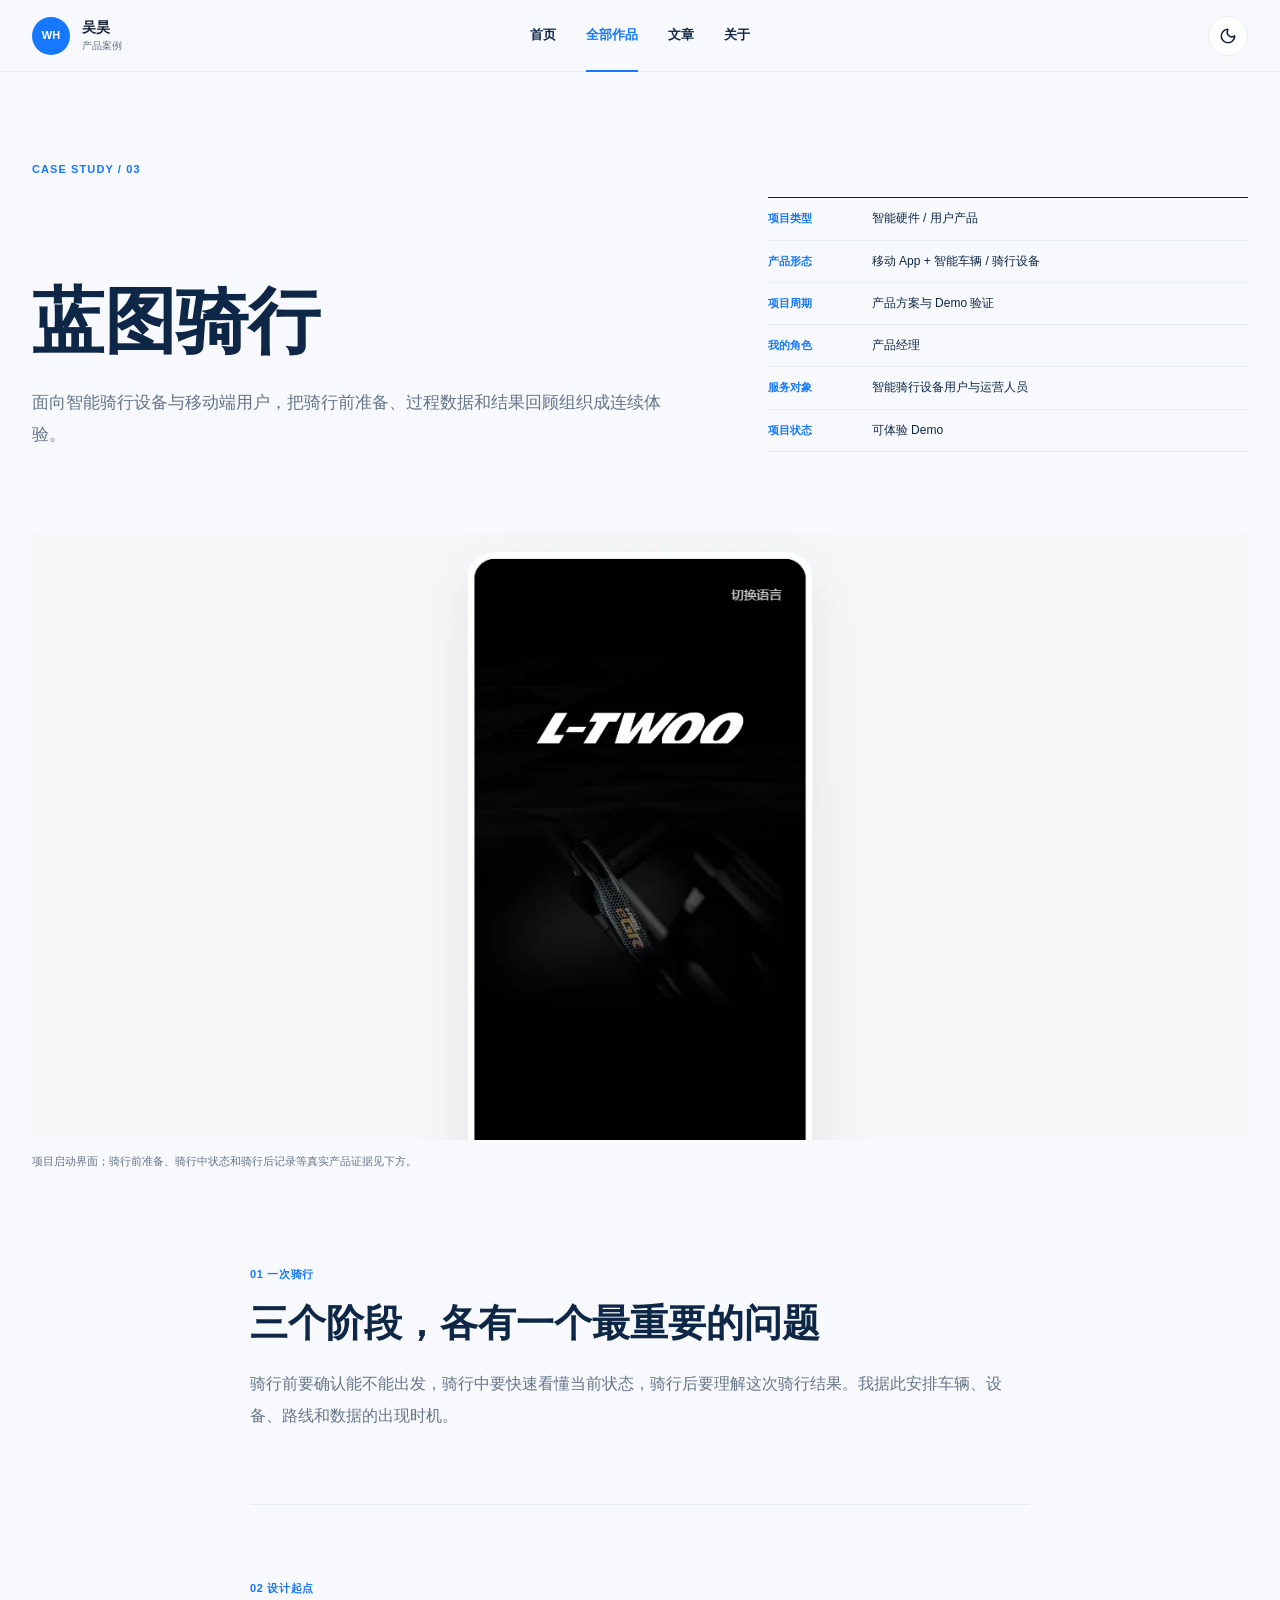
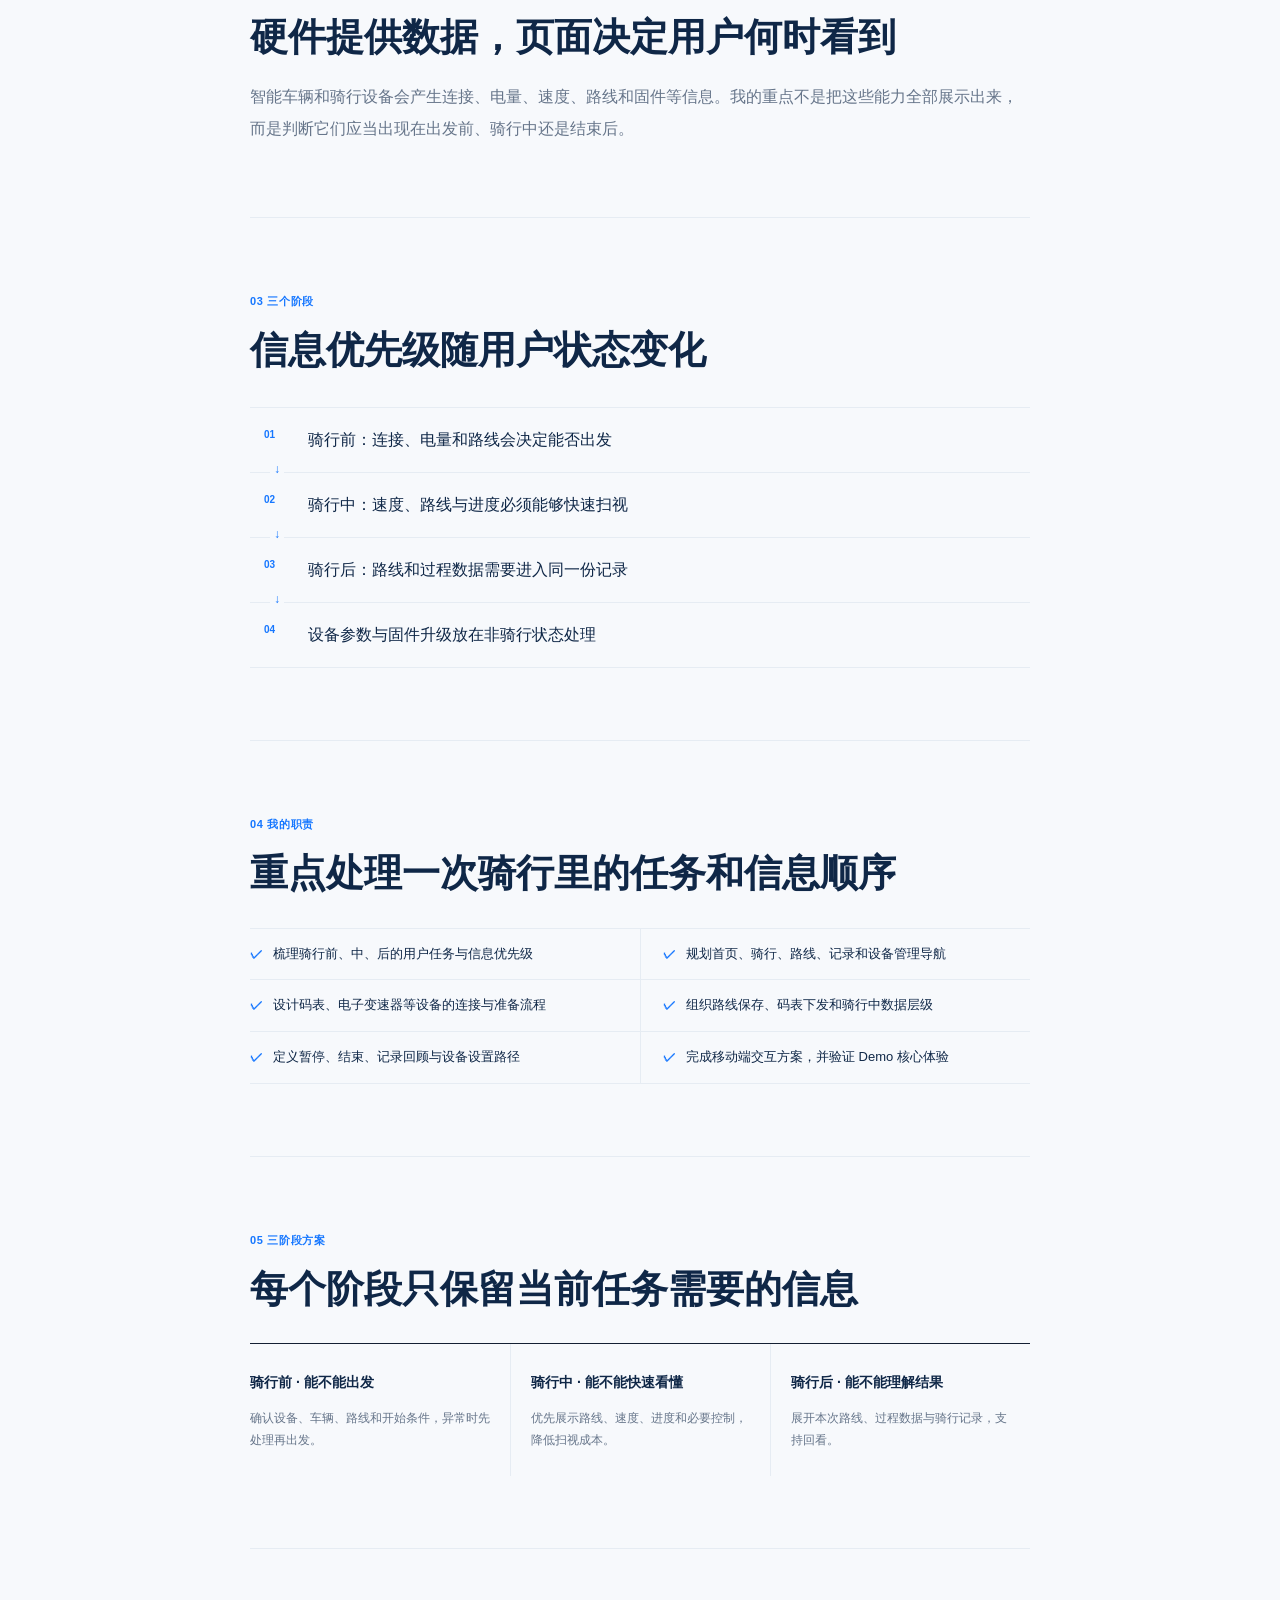
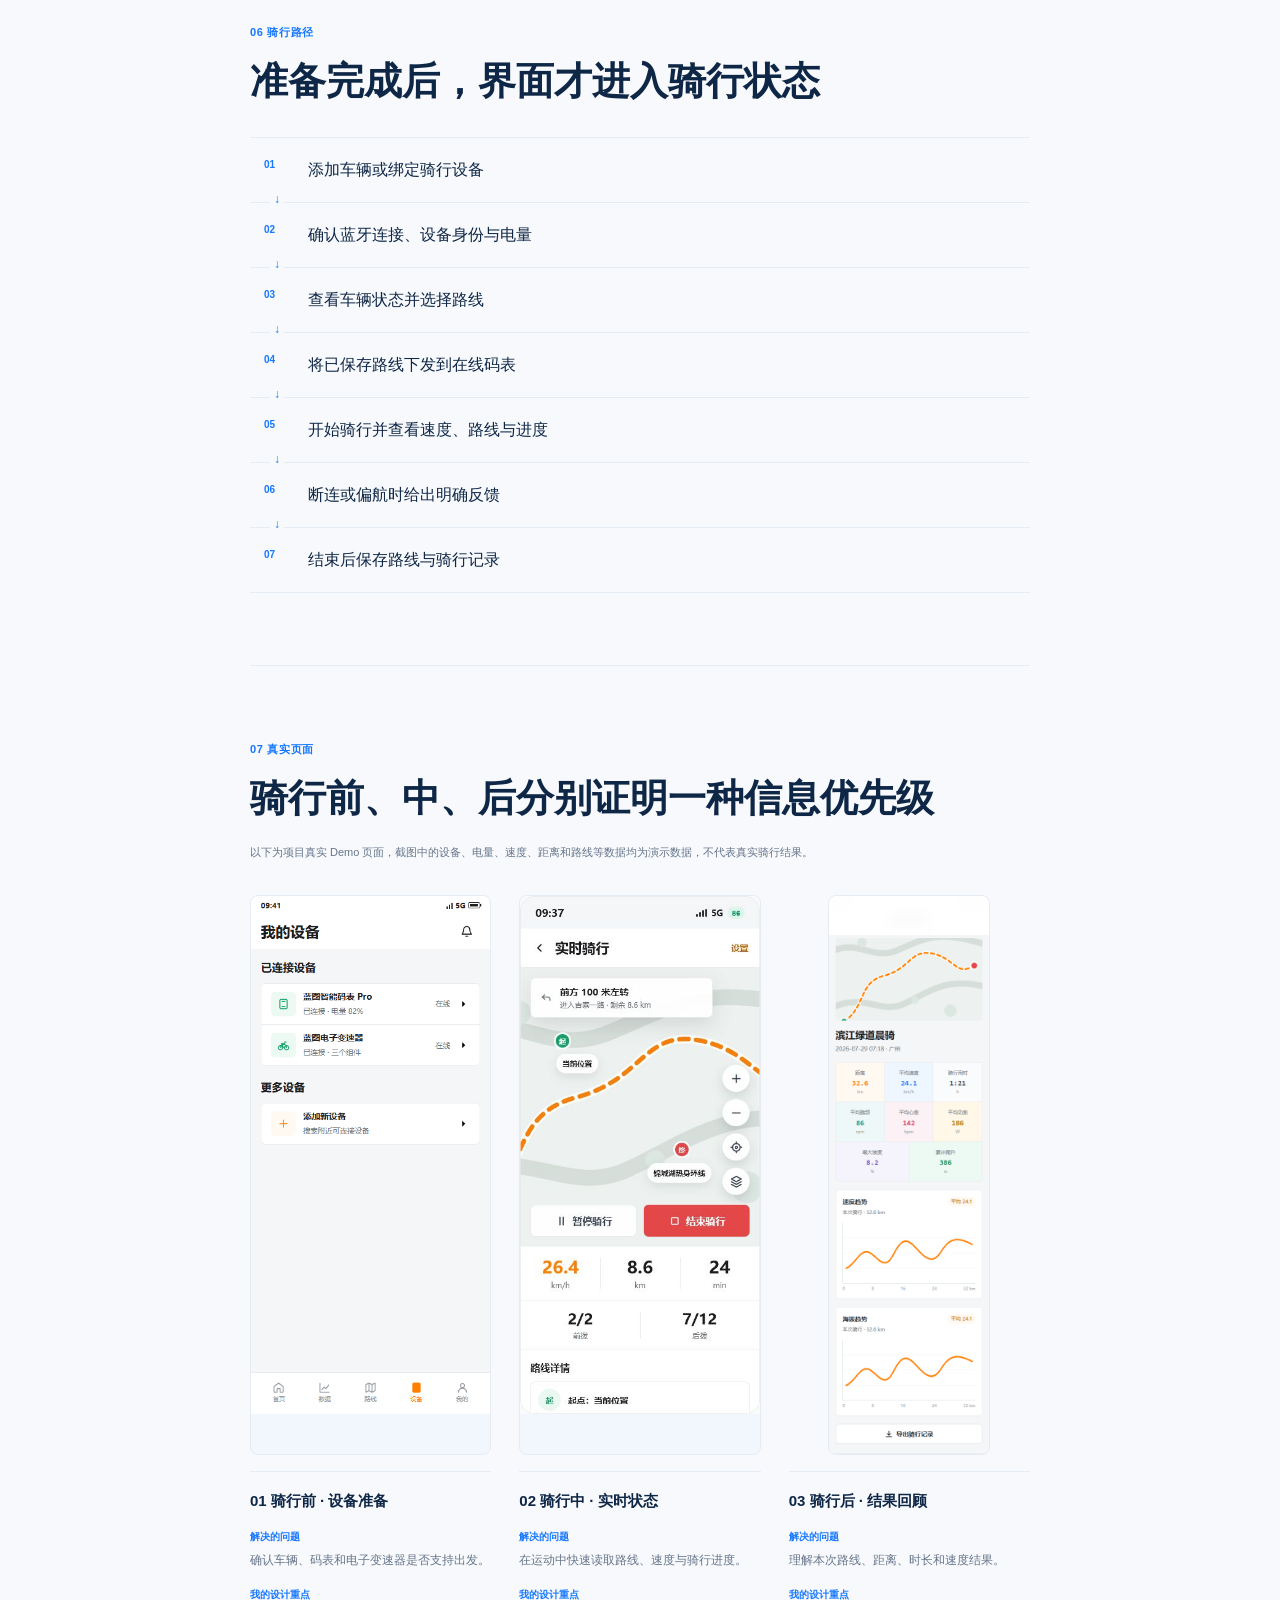
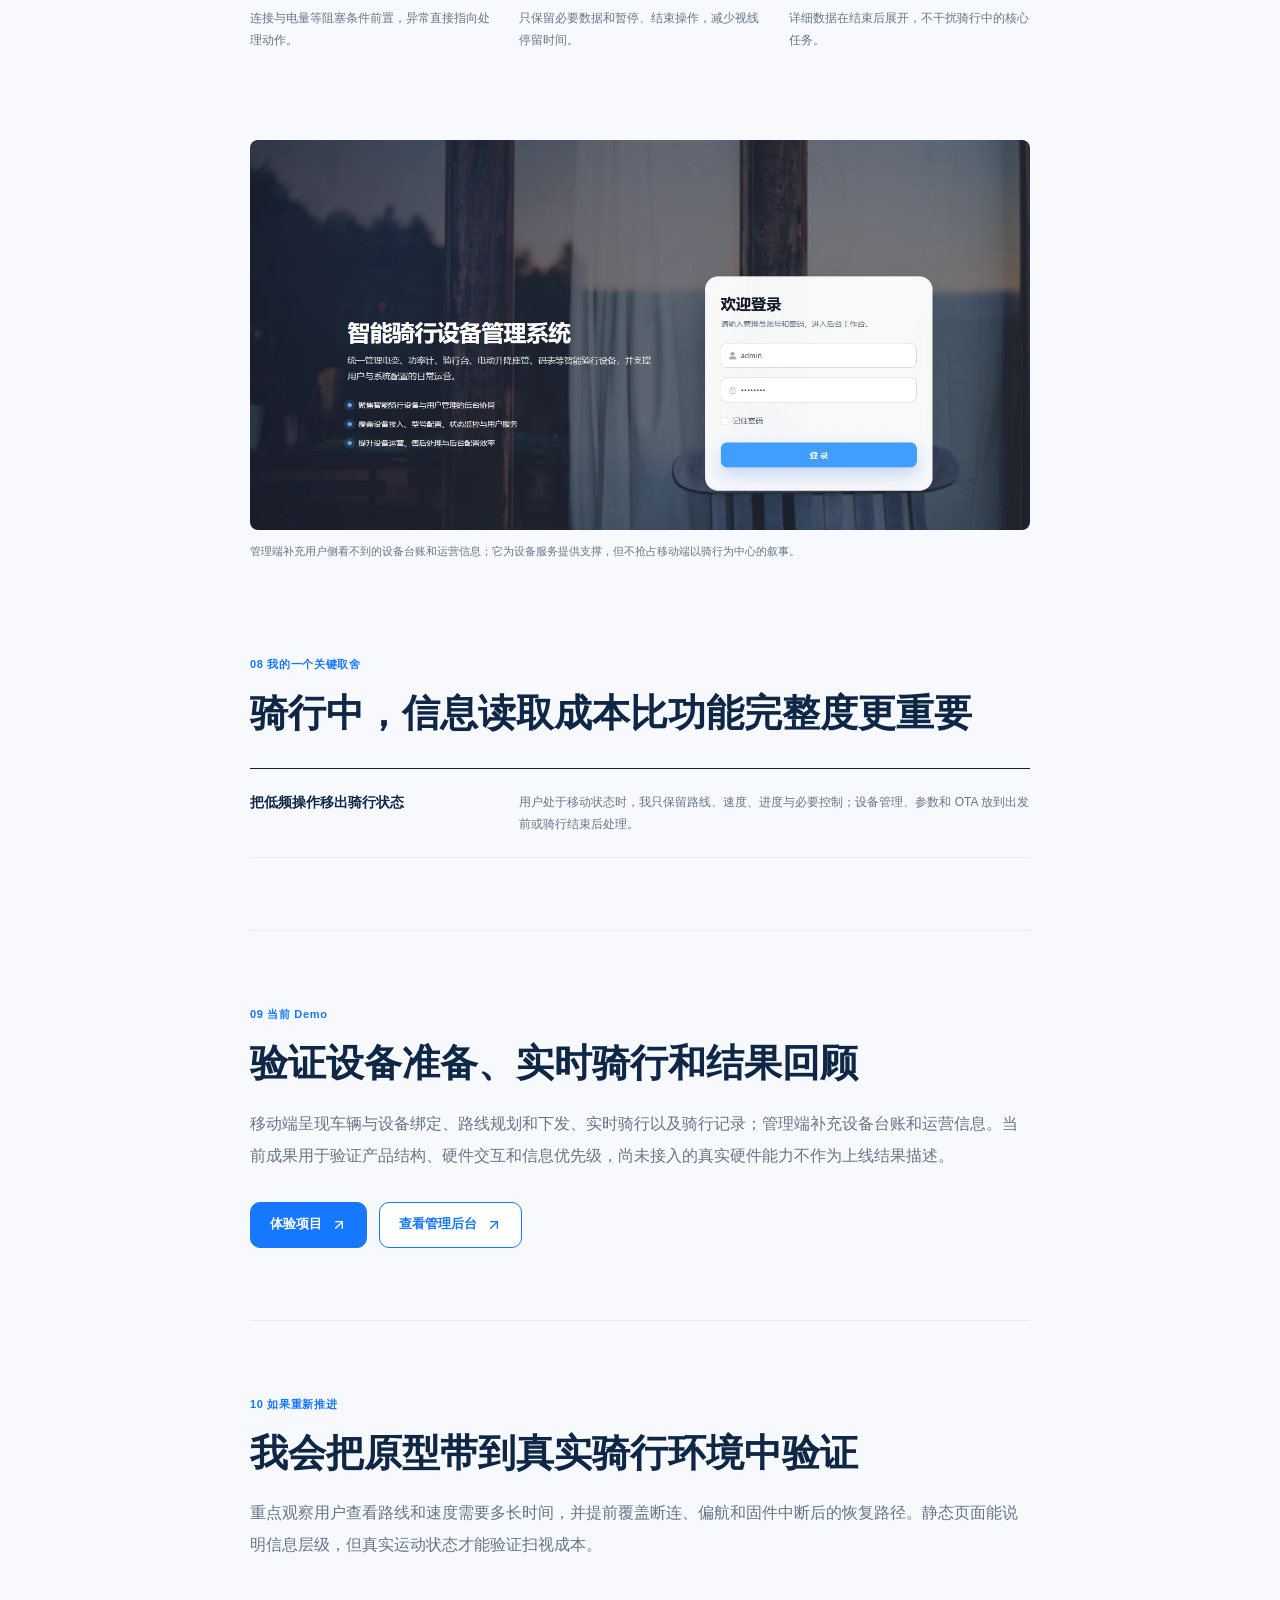
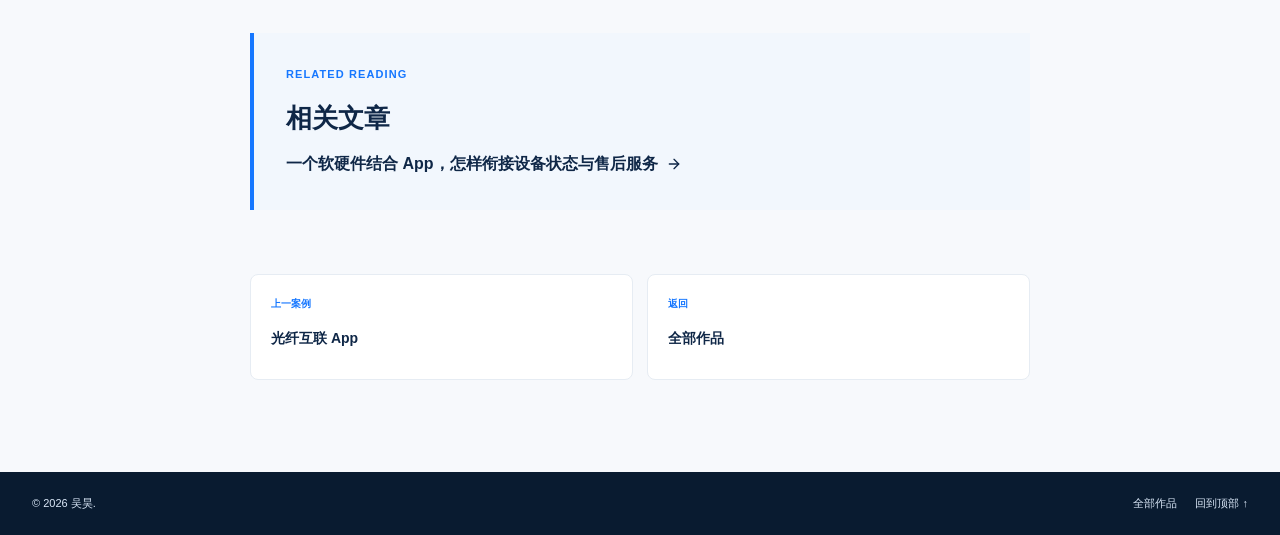
<file: cases/cycling.html>
<!doctype html>
<html lang="zh-CN">
  <head>
    <meta charset="UTF-8" />
    <meta name="viewport" content="width=device-width, initial-scale=1.0" />
    <meta name="description" content="蓝图骑行产品案例：吴昊如何围绕一次骑行任务组织智能硬件、路线、过程数据与结果回顾。" />
    <meta name="robots" content="index, follow" />
    <meta name="theme-color" content="#f7f9fc" />
    <meta property="og:type" content="article" />
    <meta property="og:title" content="蓝图骑行产品案例｜吴昊" />
    <meta property="og:description" content="智能硬件与移动 App 的连续骑行体验，展示核心问题、职责、方案与产品决策。" />
    <meta property="og:url" content="https://ruanyi.top/cases/cycling.html" />
    <meta property="og:image" content="https://ruanyi.top/assets/projects/blueprint-cycling.webp" />
    <meta name="twitter:card" content="summary_large_image" />
    <title>蓝图骑行产品案例｜吴昊</title>
    <link rel="canonical" href="https://ruanyi.top/cases/cycling.html" />
    <link rel="icon" href="../assets/profile-hero.webp" type="image/webp" />
    <link rel="stylesheet" href="../styles-v2.css?v=20260929-1" />
    <script src="../assets/vendor/lucide.min.js" defer></script>
    <script src="../script.js?v=20260929-1" defer></script>
  </head>
  <body>
    <a class="skip-link" href="#main">跳到正文</a>
    <header class="site-header" id="top"><div class="shell nav-wrap"><a class="brand" href="../index.html" aria-label="返回首页"><span class="brand-mark">WH</span><span class="brand-copy"><strong>吴昊</strong><small>产品案例</small></span></a><button class="icon-button menu-toggle" type="button" aria-label="打开导航" aria-expanded="false" aria-controls="site-nav"><i data-lucide="menu" aria-hidden="true"></i></button><nav class="site-nav" id="site-nav" aria-label="主导航"><a href="../index.html">首页</a><a class="active" href="../works.html">全部作品</a><a href="../index.html#writing">文章</a><a href="../index.html#about">关于</a></nav><button class="icon-button theme-toggle" type="button" aria-label="切换深色模式" title="切换主题"><i data-lucide="moon" aria-hidden="true"></i></button></div></header>
    <main id="main" class="case-page">
      <section class="case-hero shell"><p class="section-kicker">Case Study / 03</p><div class="case-hero-grid"><div><h1>蓝图骑行</h1><p>面向智能骑行设备与移动端用户，把骑行前准备、过程数据和结果回顾组织成连续体验。</p></div><dl class="case-overview"><div><dt>项目类型</dt><dd>智能硬件 / 用户产品</dd></div><div><dt>产品形态</dt><dd>移动 App + 智能车辆 / 骑行设备</dd></div><div><dt>项目周期</dt><dd>产品方案与 Demo 验证</dd></div><div><dt>我的角色</dt><dd>产品经理</dd></div><div><dt>服务对象</dt><dd>智能骑行设备用户与运营人员</dd></div><div><dt>项目状态</dt><dd>可体验 Demo</dd></div></dl></div></section>
      <figure class="case-cover shell"><img src="../assets/projects/blueprint-cycling.webp" alt="蓝图骑行启动界面" /><figcaption>项目启动界面；骑行前准备、骑行中状态和骑行后记录等真实产品证据见下方。</figcaption></figure>
      <article class="case-content shell">
        <section><p class="case-number">01 一次骑行</p><h2>三个阶段，各有一个最重要的问题</h2><p>骑行前要确认能不能出发，骑行中要快速看懂当前状态，骑行后要理解这次骑行结果。我据此安排车辆、设备、路线和数据的出现时机。</p></section>
        <section><p class="case-number">02 设计起点</p><h2>硬件提供数据，页面决定用户何时看到</h2><p>智能车辆和骑行设备会产生连接、电量、速度、路线和固件等信息。我的重点不是把这些能力全部展示出来，而是判断它们应当出现在出发前、骑行中还是结束后。</p></section>
        <section><p class="case-number">03 三个阶段</p><h2>信息优先级随用户状态变化</h2><ol class="problem-chain"><li>骑行前：连接、电量和路线会决定能否出发</li><li>骑行中：速度、路线与进度必须能够快速扫视</li><li>骑行后：路线和过程数据需要进入同一份记录</li><li>设备参数与固件升级放在非骑行状态处理</li></ol></section>
        <section><p class="case-number">04 我的职责</p><h2>重点处理一次骑行里的任务和信息顺序</h2><ul class="responsibility-list"><li>梳理骑行前、中、后的用户任务与信息优先级</li><li>规划首页、骑行、路线、记录和设备管理导航</li><li>设计码表、电子变速器等设备的连接与准备流程</li><li>组织路线保存、码表下发和骑行中数据层级</li><li>定义暂停、结束、记录回顾与设备设置路径</li><li>完成移动端交互方案，并验证 Demo 核心体验</li></ul></section>
        <section><p class="case-number">05 三阶段方案</p><h2>每个阶段只保留当前任务需要的信息</h2><div class="solution-grid"><div><strong>骑行前 · 能不能出发</strong><p>确认设备、车辆、路线和开始条件，异常时先处理再出发。</p></div><div><strong>骑行中 · 能不能快速看懂</strong><p>优先展示路线、速度、进度和必要控制，降低扫视成本。</p></div><div><strong>骑行后 · 能不能理解结果</strong><p>展开本次路线、过程数据与骑行记录，支持回看。</p></div></div></section>
        <section><p class="case-number">06 骑行路径</p><h2>准备完成后，界面才进入骑行状态</h2><ol class="problem-chain"><li>添加车辆或绑定骑行设备</li><li>确认蓝牙连接、设备身份与电量</li><li>查看车辆状态并选择路线</li><li>将已保存路线下发到在线码表</li><li>开始骑行并查看速度、路线与进度</li><li>断连或偏航时给出明确反馈</li><li>结束后保存路线与骑行记录</li></ol></section>
        <section><p class="case-number">07 真实页面</p><h2>骑行前、中、后分别证明一种信息优先级</h2><p class="evidence-note">以下为项目真实 Demo 页面，截图中的设备、电量、速度、距离和路线等数据均为演示数据，不代表真实骑行结果。</p><div class="evidence-grid evidence-grid--three"><figure class="evidence-item"><img src="../assets/evidence/cycling-before.png" alt="蓝图骑行骑行前设备准备页面" width="390" height="844" loading="lazy" /><figcaption><strong>01 骑行前 · 设备准备</strong><span>解决的问题</span><p>确认车辆、码表和电子变速器是否支持出发。</p><span>我的设计重点</span><p>连接与电量等阻塞条件前置，异常直接指向处理动作。</p></figcaption></figure><figure class="evidence-item"><img src="../assets/evidence/cycling-during.png" alt="蓝图骑行实时骑行页面" width="390" height="844" loading="lazy" /><figcaption><strong>02 骑行中 · 实时状态</strong><span>解决的问题</span><p>在运动中快速读取路线、速度与骑行进度。</p><span>我的设计重点</span><p>只保留必要数据和暂停、结束操作，减少视线停留时间。</p></figcaption></figure><figure class="evidence-item"><img src="../assets/evidence/cycling-after.png" alt="蓝图骑行骑行后结果页面" width="390" height="1358" loading="lazy" /><figcaption><strong>03 骑行后 · 结果回顾</strong><span>解决的问题</span><p>理解本次路线、距离、时长和速度结果。</p><span>我的设计重点</span><p>详细数据在结束后展开，不干扰骑行中的核心任务。</p></figcaption></figure></div></section>
        <figure class="case-cover" style="margin-inline: 0"><img src="../assets/projects/cycling-admin.webp" alt="智能骑行设备管理后台界面" /><figcaption>管理端补充用户侧看不到的设备台账和运营信息；它为设备服务提供支撑，但不抢占移动端以骑行为中心的叙事。</figcaption></figure>
        <section><p class="case-number">08 我的一个关键取舍</p><h2>骑行中，信息读取成本比功能完整度更重要</h2><div class="decision-list"><article><strong>把低频操作移出骑行状态</strong><p>用户处于移动状态时，我只保留路线、速度、进度与必要控制；设备管理、参数和 OTA 放到出发前或骑行结束后处理。</p></article></div></section>
        <section><p class="case-number">09 当前 Demo</p><h2>验证设备准备、实时骑行和结果回顾</h2><p>移动端呈现车辆与设备绑定、路线规划和下发、实时骑行以及骑行记录；管理端补充设备台账和运营信息。当前成果用于验证产品结构、硬件交互和信息优先级，尚未接入的真实硬件能力不作为上线结果描述。</p><div class="case-links"><a class="button button-primary" href="https://bicycle.ruanyi.top/" target="_blank" rel="noreferrer">体验项目 <i data-lucide="arrow-up-right" aria-hidden="true"></i></a><a class="button button-secondary" href="https://ruanyi.top/cycling-admin-prototype/" target="_blank" rel="noreferrer">查看管理后台 <i data-lucide="arrow-up-right" aria-hidden="true"></i></a></div></section>
        <section><p class="case-number">10 如果重新推进</p><h2>我会把原型带到真实骑行环境中验证</h2><p>重点观察用户查看路线和速度需要多长时间，并提前覆盖断连、偏航和固件中断后的恢复路径。静态页面能说明信息层级，但真实运动状态才能验证扫视成本。</p></section>
        <aside class="related-content"><p class="section-kicker">Related Reading</p><h2>相关文章</h2><a href="../index.html#note-device">一个软硬件结合 App，怎样衔接设备状态与售后服务 <i data-lucide="arrow-right" aria-hidden="true"></i></a></aside>
        <nav class="case-pagination" aria-label="案例导航"><a href="./fiber.html"><span>上一案例</span><strong>光纤互联 App</strong></a><a href="../works.html"><span>返回</span><strong>全部作品</strong></a></nav>
      </article>
    </main>
    <footer class="site-footer"><div class="shell"><p>© <span id="year"></span> 吴昊.</p><div><a href="../works.html">全部作品</a><a href="#top">回到顶部 ↑</a></div></div></footer><div class="reading-progress" aria-hidden="true"><span></span></div>
  </body>
</html>
</file>
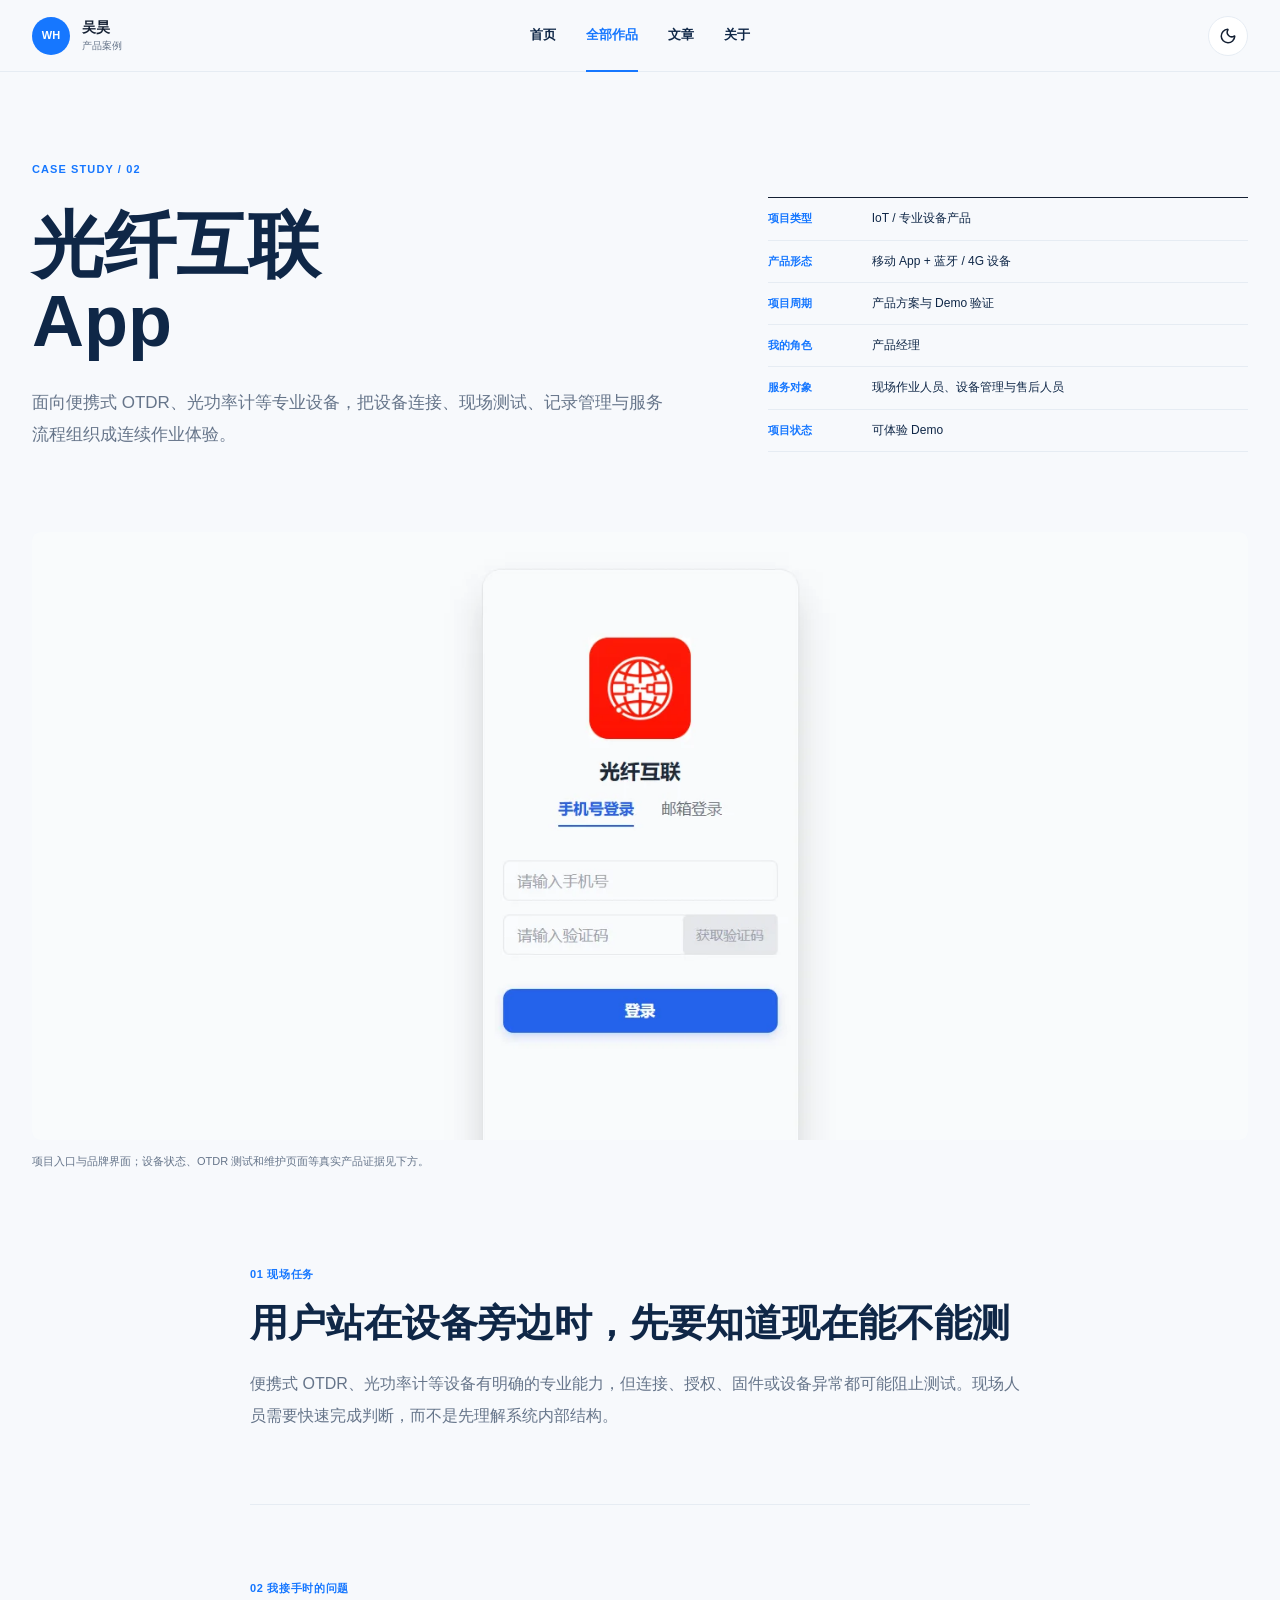
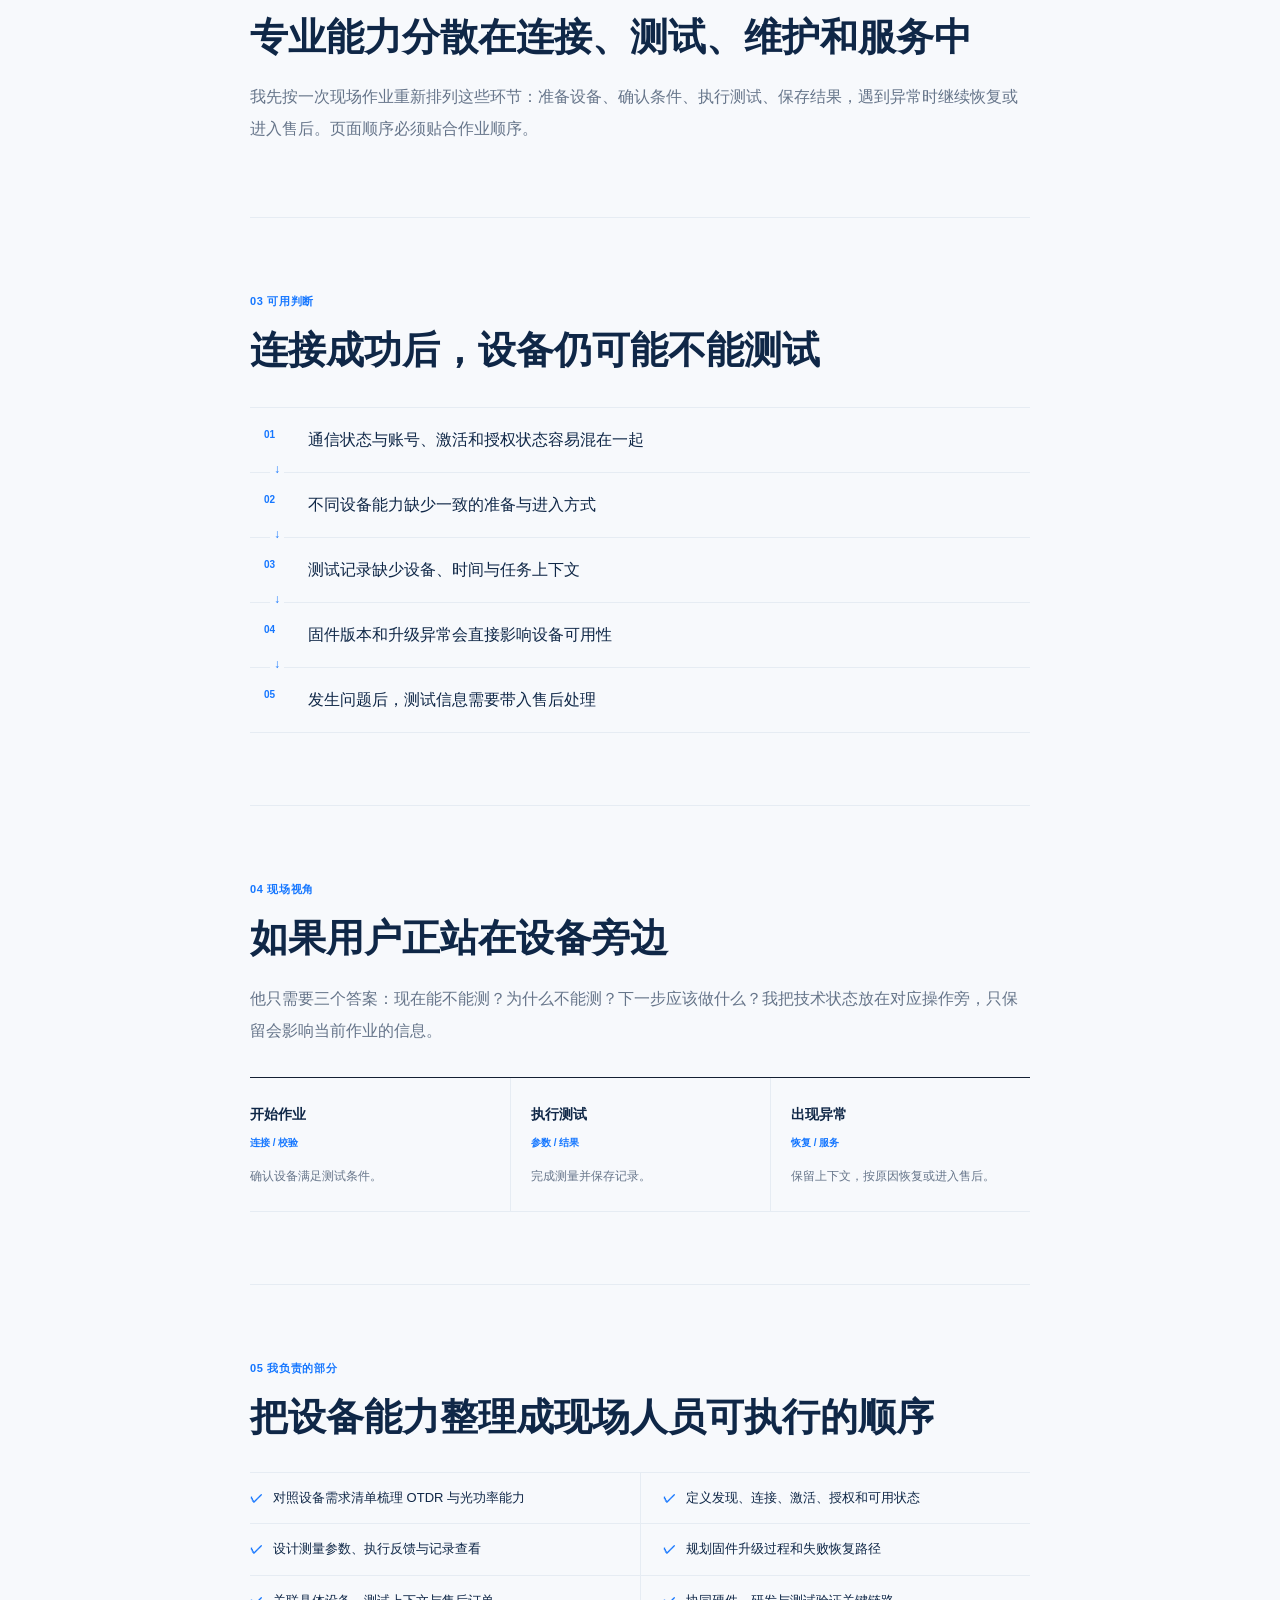
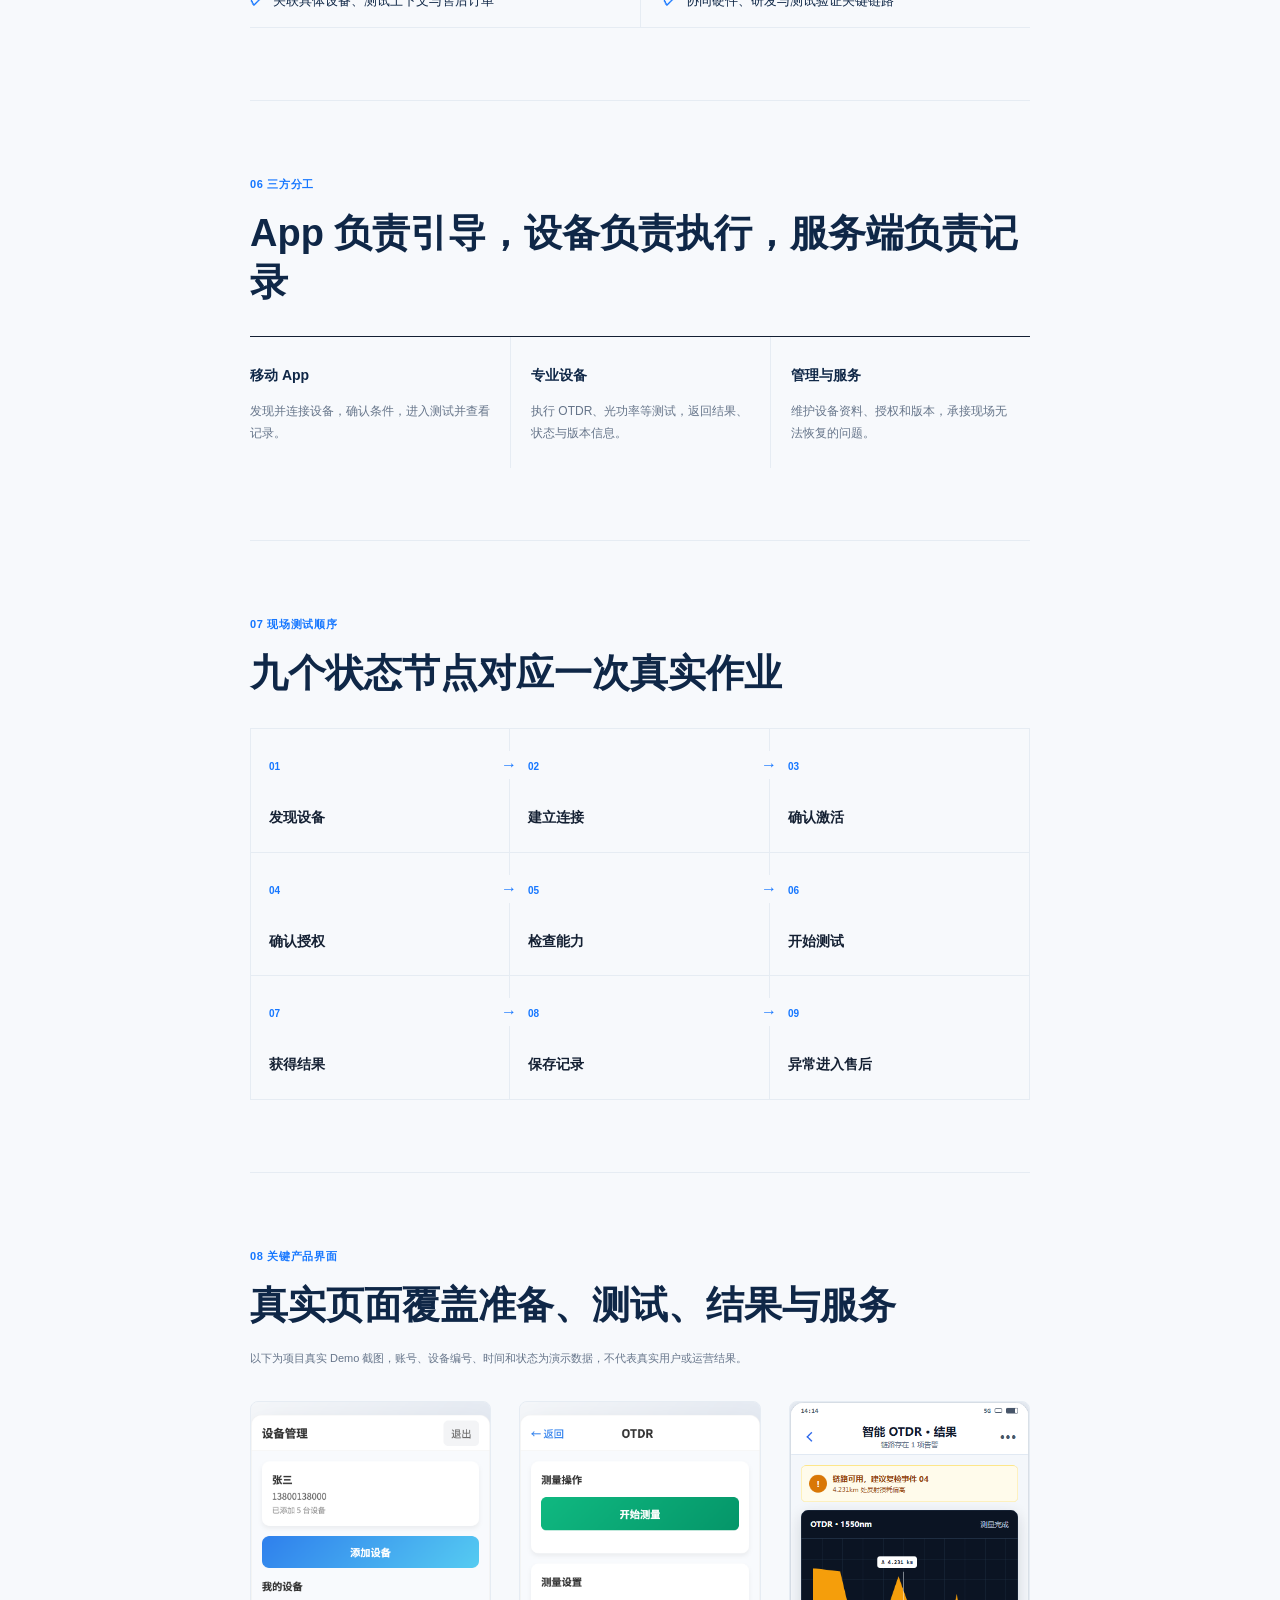
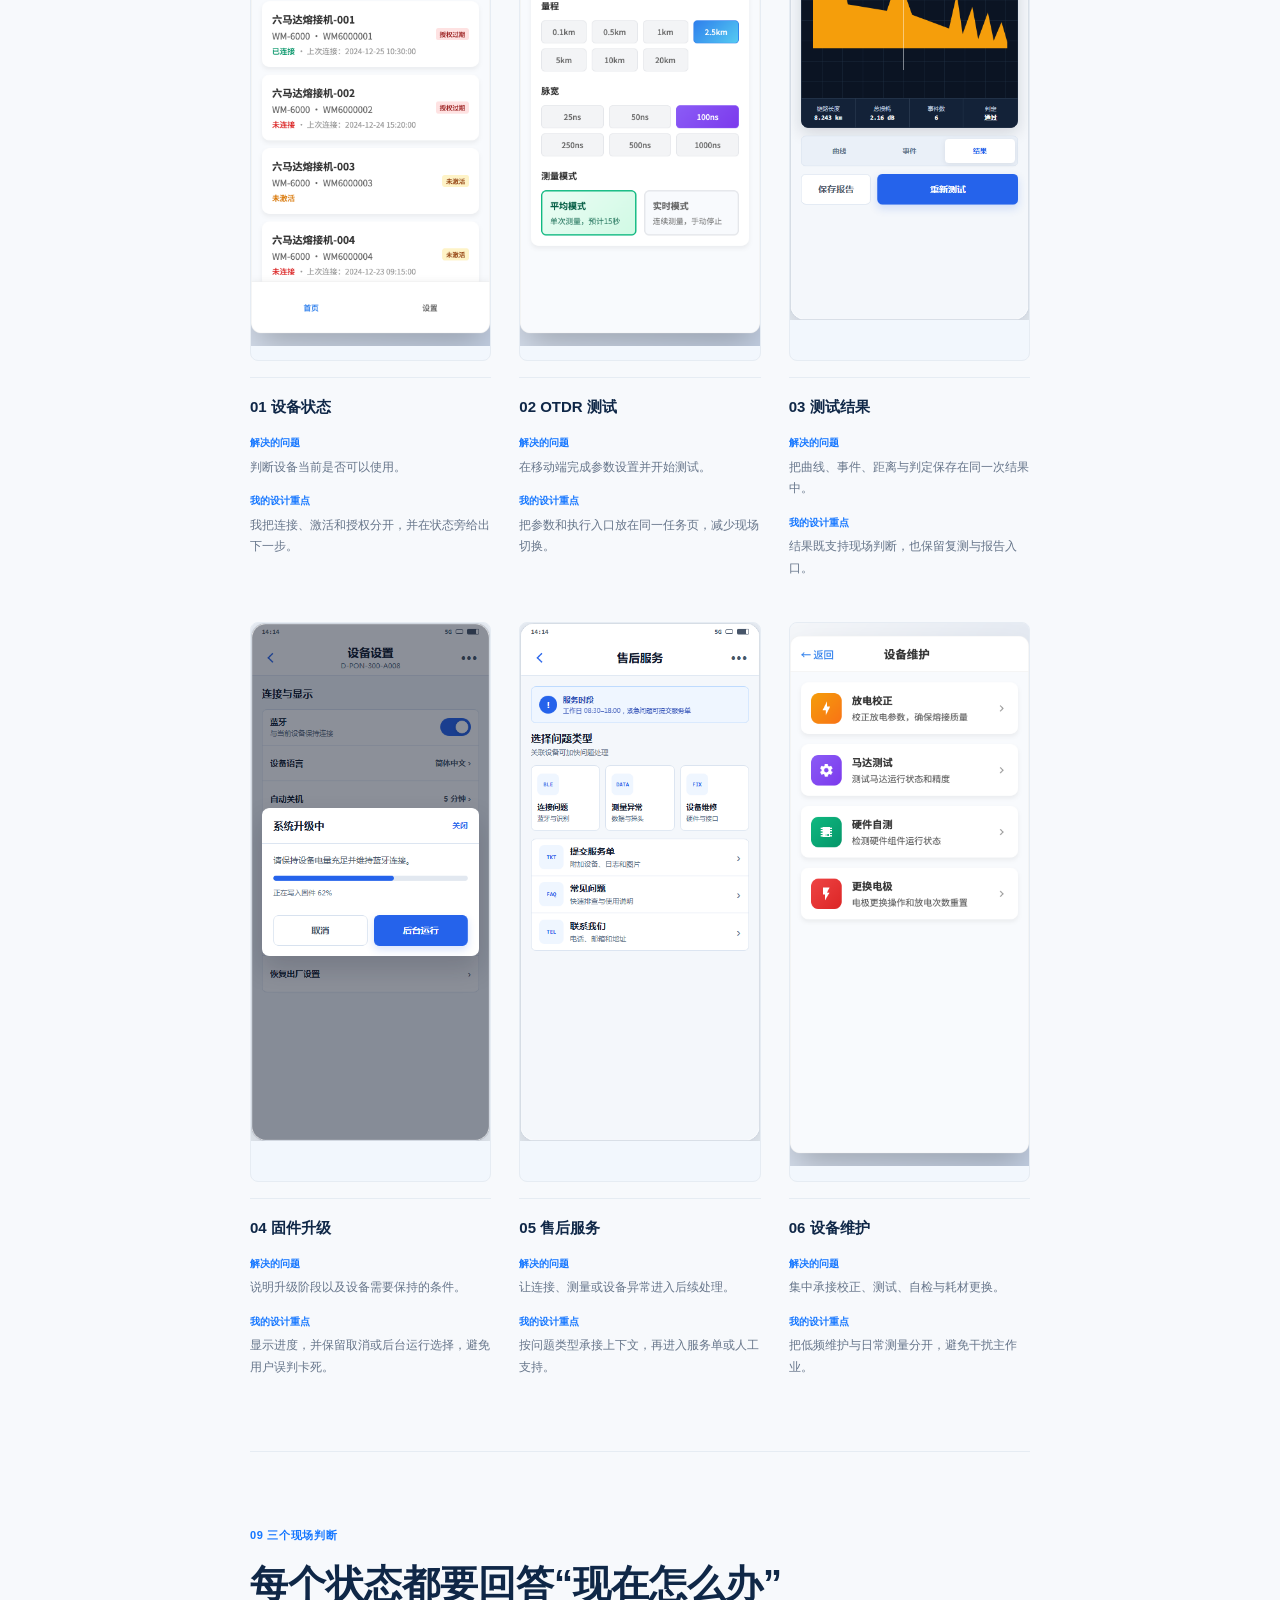
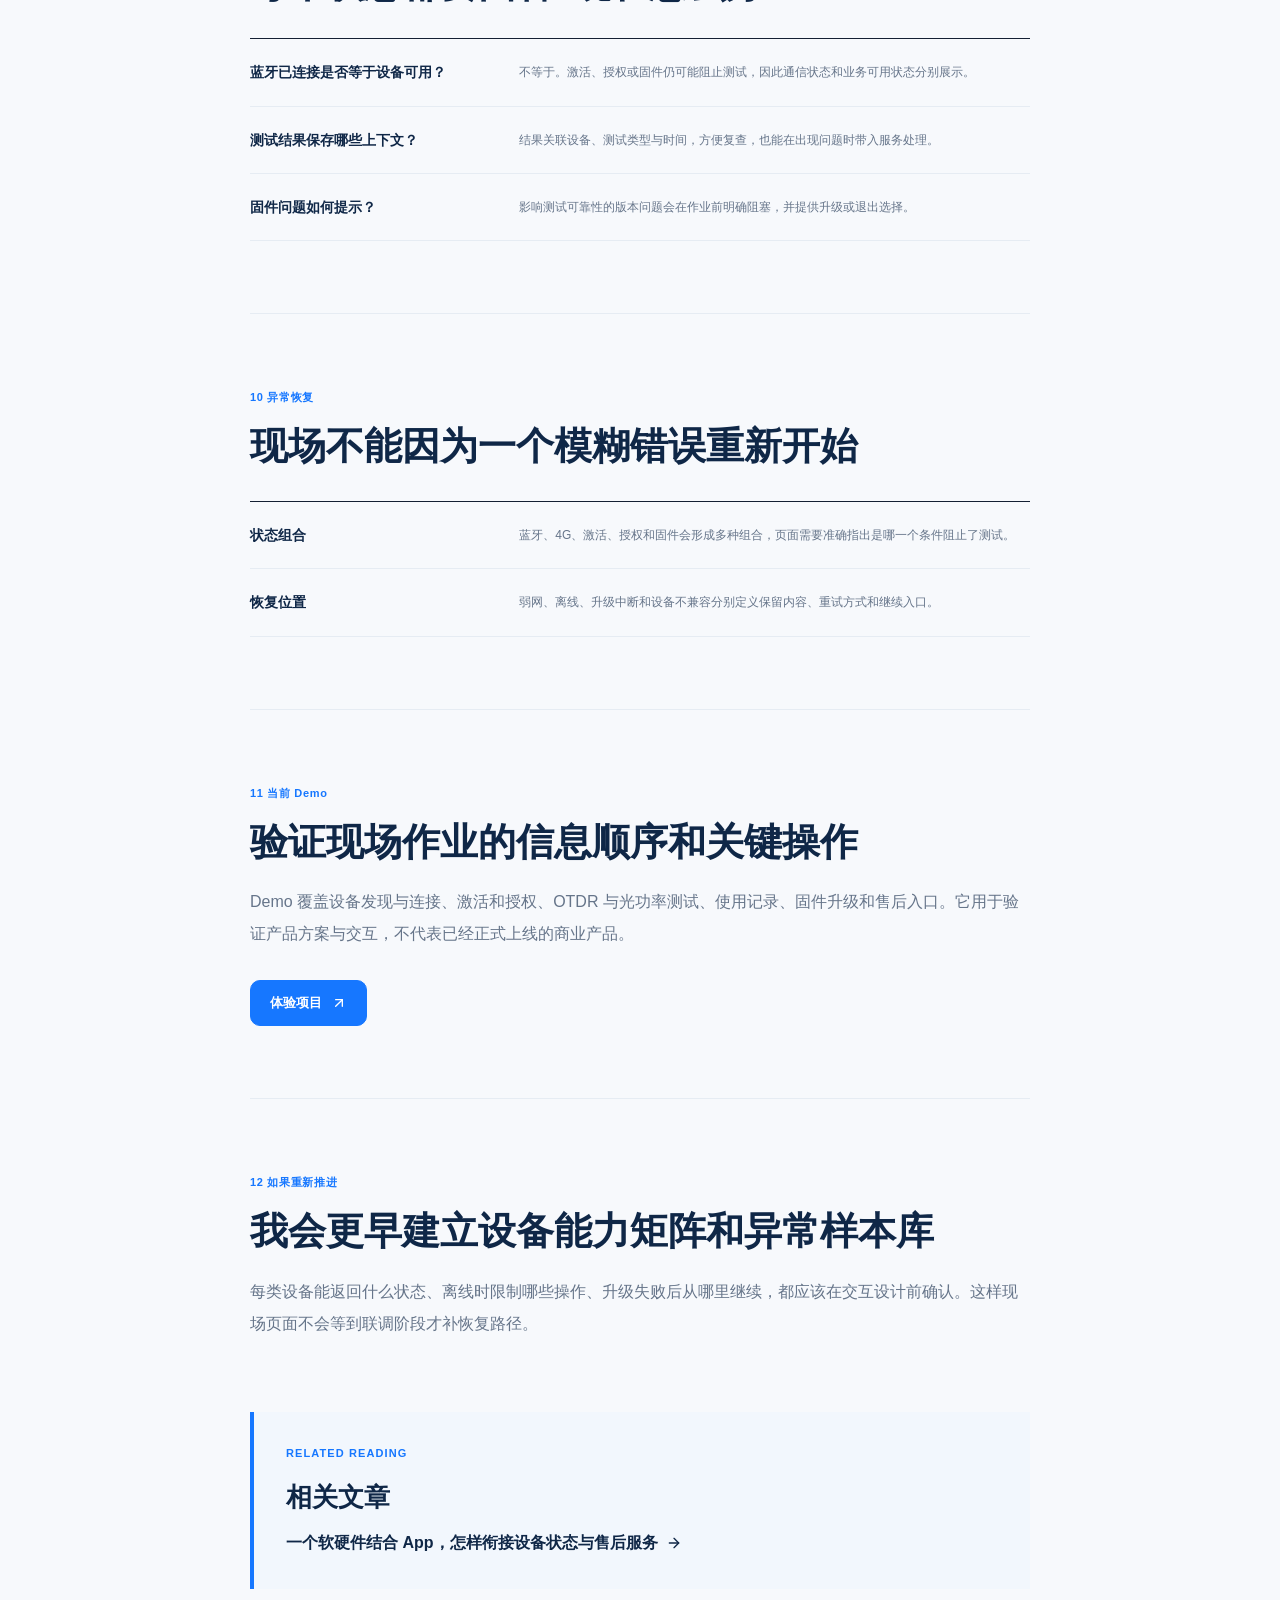
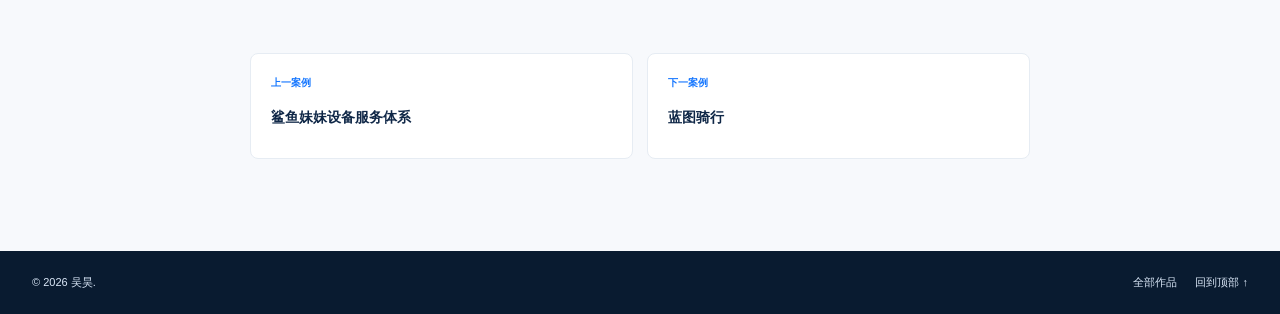
<file: cases/fiber.html>
<!doctype html>
<html lang="zh-CN">
  <head>
    <meta charset="UTF-8" />
    <meta name="viewport" content="width=device-width, initial-scale=1.0" />
    <meta name="description" content="光纤互联 App 产品案例：吴昊如何梳理专业光纤检测设备的连接、授权、测试记录、固件升级与售后流程。" />
    <meta name="robots" content="index, follow" />
    <meta name="theme-color" content="#f7f9fc" />
    <meta property="og:type" content="article" />
    <meta property="og:title" content="光纤互联 App 产品案例｜吴昊" />
    <meta property="og:description" content="专业设备进入现场作业后，用户如何判断能否测试、为何不能测试以及下一步操作。" />
    <meta property="og:url" content="https://ruanyi.top/cases/fiber.html" />
    <meta property="og:image" content="https://ruanyi.top/assets/projects/fiber-connect.webp" />
    <meta name="twitter:card" content="summary_large_image" />
    <title>光纤互联 App 产品案例｜吴昊</title>
    <link rel="canonical" href="https://ruanyi.top/cases/fiber.html" />
    <link rel="icon" href="../assets/profile-hero.webp" type="image/webp" />
    <link rel="stylesheet" href="../styles-v2.css?v=20260929-1" />
    <script src="../assets/vendor/lucide.min.js" defer></script>
    <script src="../script.js?v=20260929-1" defer></script>
  </head>
  <body>
    <a class="skip-link" href="#main">跳到正文</a>
    <header class="site-header" id="top"><div class="shell nav-wrap"><a class="brand" href="../index.html" aria-label="返回首页"><span class="brand-mark">WH</span><span class="brand-copy"><strong>吴昊</strong><small>产品案例</small></span></a><button class="icon-button menu-toggle" type="button" aria-label="打开导航" aria-expanded="false" aria-controls="site-nav"><i data-lucide="menu" aria-hidden="true"></i></button><nav class="site-nav" id="site-nav" aria-label="主导航"><a href="../index.html">首页</a><a class="active" href="../works.html">全部作品</a><a href="../index.html#writing">文章</a><a href="../index.html#about">关于</a></nav><button class="icon-button theme-toggle" type="button" aria-label="切换深色模式" title="切换主题"><i data-lucide="moon" aria-hidden="true"></i></button></div></header>
    <main id="main" class="case-page">
      <section class="case-hero shell"><p class="section-kicker">Case Study / 02</p><div class="case-hero-grid"><div><h1>光纤互联<br />App</h1><p>面向便携式 OTDR、光功率计等专业设备，把设备连接、现场测试、记录管理与服务流程组织成连续作业体验。</p></div><dl class="case-overview"><div><dt>项目类型</dt><dd>IoT / 专业设备产品</dd></div><div><dt>产品形态</dt><dd>移动 App + 蓝牙 / 4G 设备</dd></div><div><dt>项目周期</dt><dd>产品方案与 Demo 验证</dd></div><div><dt>我的角色</dt><dd>产品经理</dd></div><div><dt>服务对象</dt><dd>现场作业人员、设备管理与售后人员</dd></div><div><dt>项目状态</dt><dd>可体验 Demo</dd></div></dl></div></section>
      <figure class="case-cover shell"><img src="../assets/projects/fiber-connect.webp" alt="光纤互联 App 登录入口" /><figcaption>项目入口与品牌界面；设备状态、OTDR 测试和维护页面等真实产品证据见下方。</figcaption></figure>
      <article class="case-content shell">
        <section><p class="case-number">01 现场任务</p><h2>用户站在设备旁边时，先要知道现在能不能测</h2><p>便携式 OTDR、光功率计等设备有明确的专业能力，但连接、授权、固件或设备异常都可能阻止测试。现场人员需要快速完成判断，而不是先理解系统内部结构。</p></section>
        <section><p class="case-number">02 我接手时的问题</p><h2>专业能力分散在连接、测试、维护和服务中</h2><p>我先按一次现场作业重新排列这些环节：准备设备、确认条件、执行测试、保存结果，遇到异常时继续恢复或进入售后。页面顺序必须贴合作业顺序。</p></section>
        <section><p class="case-number">03 可用判断</p><h2>连接成功后，设备仍可能不能测试</h2><ol class="problem-chain"><li>通信状态与账号、激活和授权状态容易混在一起</li><li>不同设备能力缺少一致的准备与进入方式</li><li>测试记录缺少设备、时间与任务上下文</li><li>固件版本和升级异常会直接影响设备可用性</li><li>发生问题后，测试信息需要带入售后处理</li></ol></section>
        <section><p class="case-number">04 现场视角</p><h2>如果用户正站在设备旁边</h2><p>他只需要三个答案：现在能不能测？为什么不能测？下一步应该做什么？我把技术状态放在对应操作旁，只保留会影响当前作业的信息。</p><div class="scenario-grid"><article><strong>开始作业</strong><span>连接 / 校验</span><p>确认设备满足测试条件。</p></article><article><strong>执行测试</strong><span>参数 / 结果</span><p>完成测量并保存记录。</p></article><article><strong>出现异常</strong><span>恢复 / 服务</span><p>保留上下文，按原因恢复或进入售后。</p></article></div></section>
        <section><p class="case-number">05 我负责的部分</p><h2>把设备能力整理成现场人员可执行的顺序</h2><ul class="responsibility-list"><li>对照设备需求清单梳理 OTDR 与光功率能力</li><li>定义发现、连接、激活、授权和可用状态</li><li>设计测量参数、执行反馈与记录查看</li><li>规划固件升级过程和失败恢复路径</li><li>关联具体设备、测试上下文与售后订单</li><li>协同硬件、研发与测试验证关键链路</li></ul></section>
        <section><p class="case-number">06 三方分工</p><h2>App 负责引导，设备负责执行，服务端负责记录</h2><div class="solution-grid"><div><strong>移动 App</strong><p>发现并连接设备，确认条件，进入测试并查看记录。</p></div><div><strong>专业设备</strong><p>执行 OTDR、光功率等测试，返回结果、状态与版本信息。</p></div><div><strong>管理与服务</strong><p>维护设备资料、授权和版本，承接现场无法恢复的问题。</p></div></div></section>
        <section><p class="case-number">07 现场测试顺序</p><h2>九个状态节点对应一次真实作业</h2><ol class="flow-list flow-list--compact"><li><span>01</span><strong>发现设备</strong></li><li><span>02</span><strong>建立连接</strong></li><li><span>03</span><strong>确认激活</strong></li><li><span>04</span><strong>确认授权</strong></li><li><span>05</span><strong>检查能力</strong></li><li><span>06</span><strong>开始测试</strong></li><li><span>07</span><strong>获得结果</strong></li><li><span>08</span><strong>保存记录</strong></li><li><span>09</span><strong>异常进入售后</strong></li></ol></section>
        <section><p class="case-number">08 关键产品界面</p><h2>真实页面覆盖准备、测试、结果与服务</h2><p class="evidence-note">以下为项目真实 Demo 截图，账号、设备编号、时间和状态为演示数据，不代表真实用户或运营结果。</p><div class="evidence-grid evidence-grid--three"><figure class="evidence-item"><img src="../assets/evidence/fiber-device-status.png" alt="光纤互联设备状态 Demo 页面" width="750" height="1704" loading="lazy" /><figcaption><strong>01 设备状态</strong><span>解决的问题</span><p>判断设备当前是否可以使用。</p><span>我的设计重点</span><p>我把连接、激活和授权分开，并在状态旁给出下一步。</p></figcaption></figure><figure class="evidence-item"><img src="../assets/evidence/fiber-otdr-test.png" alt="光纤互联 OTDR 测试 Demo 页面" width="750" height="1704" loading="lazy" /><figcaption><strong>02 OTDR 测试</strong><span>解决的问题</span><p>在移动端完成参数设置并开始测试。</p><span>我的设计重点</span><p>把参数和执行入口放在同一任务页，减少现场切换。</p></figcaption></figure><figure class="evidence-item"><img src="../assets/evidence/fiber-test-result.png" alt="光纤互联 OTDR 测试结果 Demo 页面" width="375" height="812" loading="lazy" /><figcaption><strong>03 测试结果</strong><span>解决的问题</span><p>把曲线、事件、距离与判定保存在同一次结果中。</p><span>我的设计重点</span><p>结果既支持现场判断，也保留复测与报告入口。</p></figcaption></figure><figure class="evidence-item"><img src="../assets/evidence/fiber-firmware-upgrade.png" alt="光纤互联设备固件升级 Demo 页面" width="375" height="812" loading="lazy" /><figcaption><strong>04 固件升级</strong><span>解决的问题</span><p>说明升级阶段以及设备需要保持的条件。</p><span>我的设计重点</span><p>显示进度，并保留取消或后台运行选择，避免用户误判卡死。</p></figcaption></figure><figure class="evidence-item"><img src="../assets/evidence/fiber-after-sales.png" alt="光纤互联售后服务 Demo 页面" width="375" height="812" loading="lazy" /><figcaption><strong>05 售后服务</strong><span>解决的问题</span><p>让连接、测量或设备异常进入后续处理。</p><span>我的设计重点</span><p>按问题类型承接上下文，再进入服务单或人工支持。</p></figcaption></figure><figure class="evidence-item"><img src="../assets/evidence/fiber-maintenance.png" alt="光纤互联设备维护 Demo 页面" width="750" height="1704" loading="lazy" /><figcaption><strong>06 设备维护</strong><span>解决的问题</span><p>集中承接校正、测试、自检与耗材更换。</p><span>我的设计重点</span><p>把低频维护与日常测量分开，避免干扰主作业。</p></figcaption></figure></div></section>
        <section><p class="case-number">09 三个现场判断</p><h2>每个状态都要回答“现在怎么办”</h2><div class="decision-list"><article><strong>蓝牙已连接是否等于设备可用？</strong><p>不等于。激活、授权或固件仍可能阻止测试，因此通信状态和业务可用状态分别展示。</p></article><article><strong>测试结果保存哪些上下文？</strong><p>结果关联设备、测试类型与时间，方便复查，也能在出现问题时带入服务处理。</p></article><article><strong>固件问题如何提示？</strong><p>影响测试可靠性的版本问题会在作业前明确阻塞，并提供升级或退出选择。</p></article></div></section>
        <section><p class="case-number">10 异常恢复</p><h2>现场不能因为一个模糊错误重新开始</h2><div class="challenge-list"><article><strong>状态组合</strong><p>蓝牙、4G、激活、授权和固件会形成多种组合，页面需要准确指出是哪一个条件阻止了测试。</p></article><article><strong>恢复位置</strong><p>弱网、离线、升级中断和设备不兼容分别定义保留内容、重试方式和继续入口。</p></article></div></section>
        <section><p class="case-number">11 当前 Demo</p><h2>验证现场作业的信息顺序和关键操作</h2><p>Demo 覆盖设备发现与连接、激活和授权、OTDR 与光功率测试、使用记录、固件升级和售后入口。它用于验证产品方案与交互，不代表已经正式上线的商业产品。</p><div class="case-links"><a class="button button-primary" href="https://ruanyi.top/fiberconnect-demo4-h5/" target="_blank" rel="noreferrer">体验项目 <i data-lucide="arrow-up-right" aria-hidden="true"></i></a></div></section>
        <section><p class="case-number">12 如果重新推进</p><h2>我会更早建立设备能力矩阵和异常样本库</h2><p>每类设备能返回什么状态、离线时限制哪些操作、升级失败后从哪里继续，都应该在交互设计前确认。这样现场页面不会等到联调阶段才补恢复路径。</p></section>
        <aside class="related-content"><p class="section-kicker">Related Reading</p><h2>相关文章</h2><a href="../index.html#note-device">一个软硬件结合 App，怎样衔接设备状态与售后服务 <i data-lucide="arrow-right" aria-hidden="true"></i></a></aside>
        <nav class="case-pagination" aria-label="案例导航"><a href="./shark.html"><span>上一案例</span><strong>鲨鱼妹妹设备服务体系</strong></a><a href="./cycling.html"><span>下一案例</span><strong>蓝图骑行</strong></a></nav>
      </article>
    </main>
    <footer class="site-footer"><div class="shell"><p>© <span id="year"></span> 吴昊.</p><div><a href="../works.html">全部作品</a><a href="#top">回到顶部 ↑</a></div></div></footer><div class="reading-progress" aria-hidden="true"><span></span></div>
  </body>
</html>
</file>
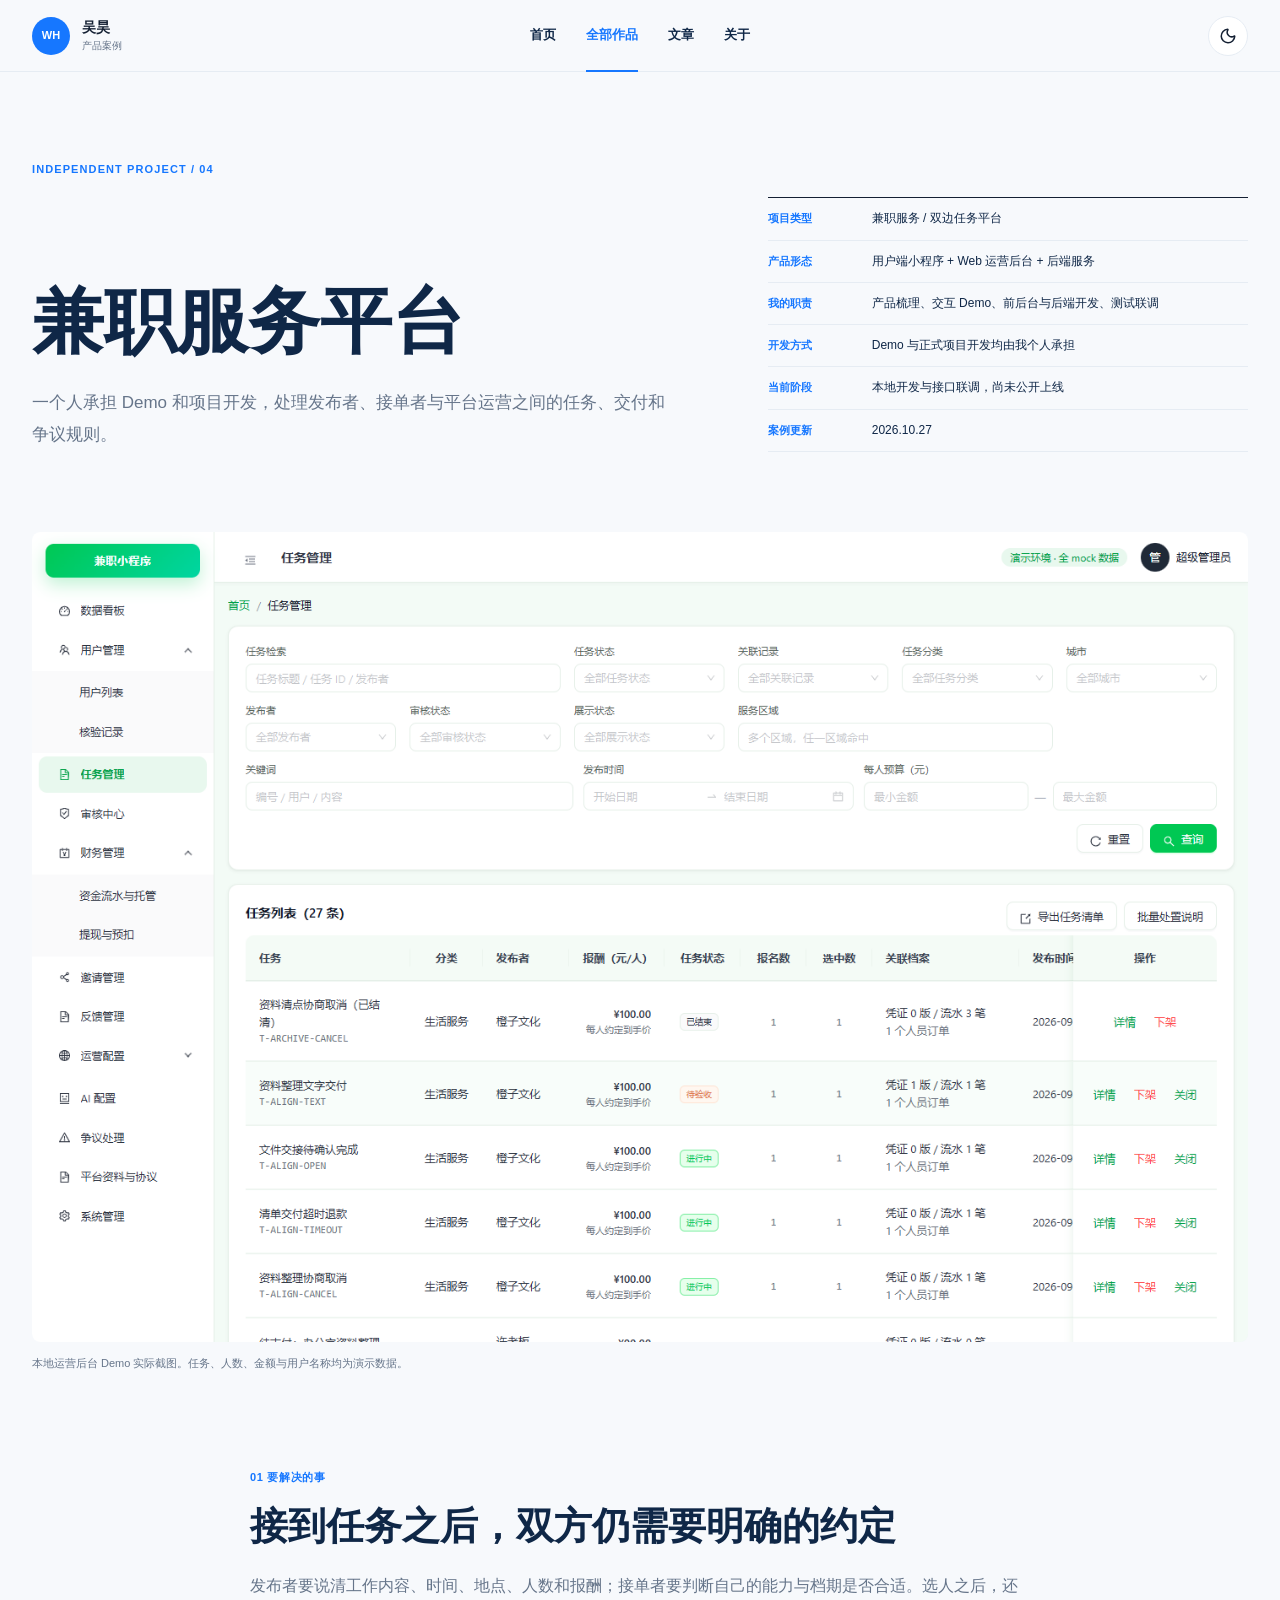
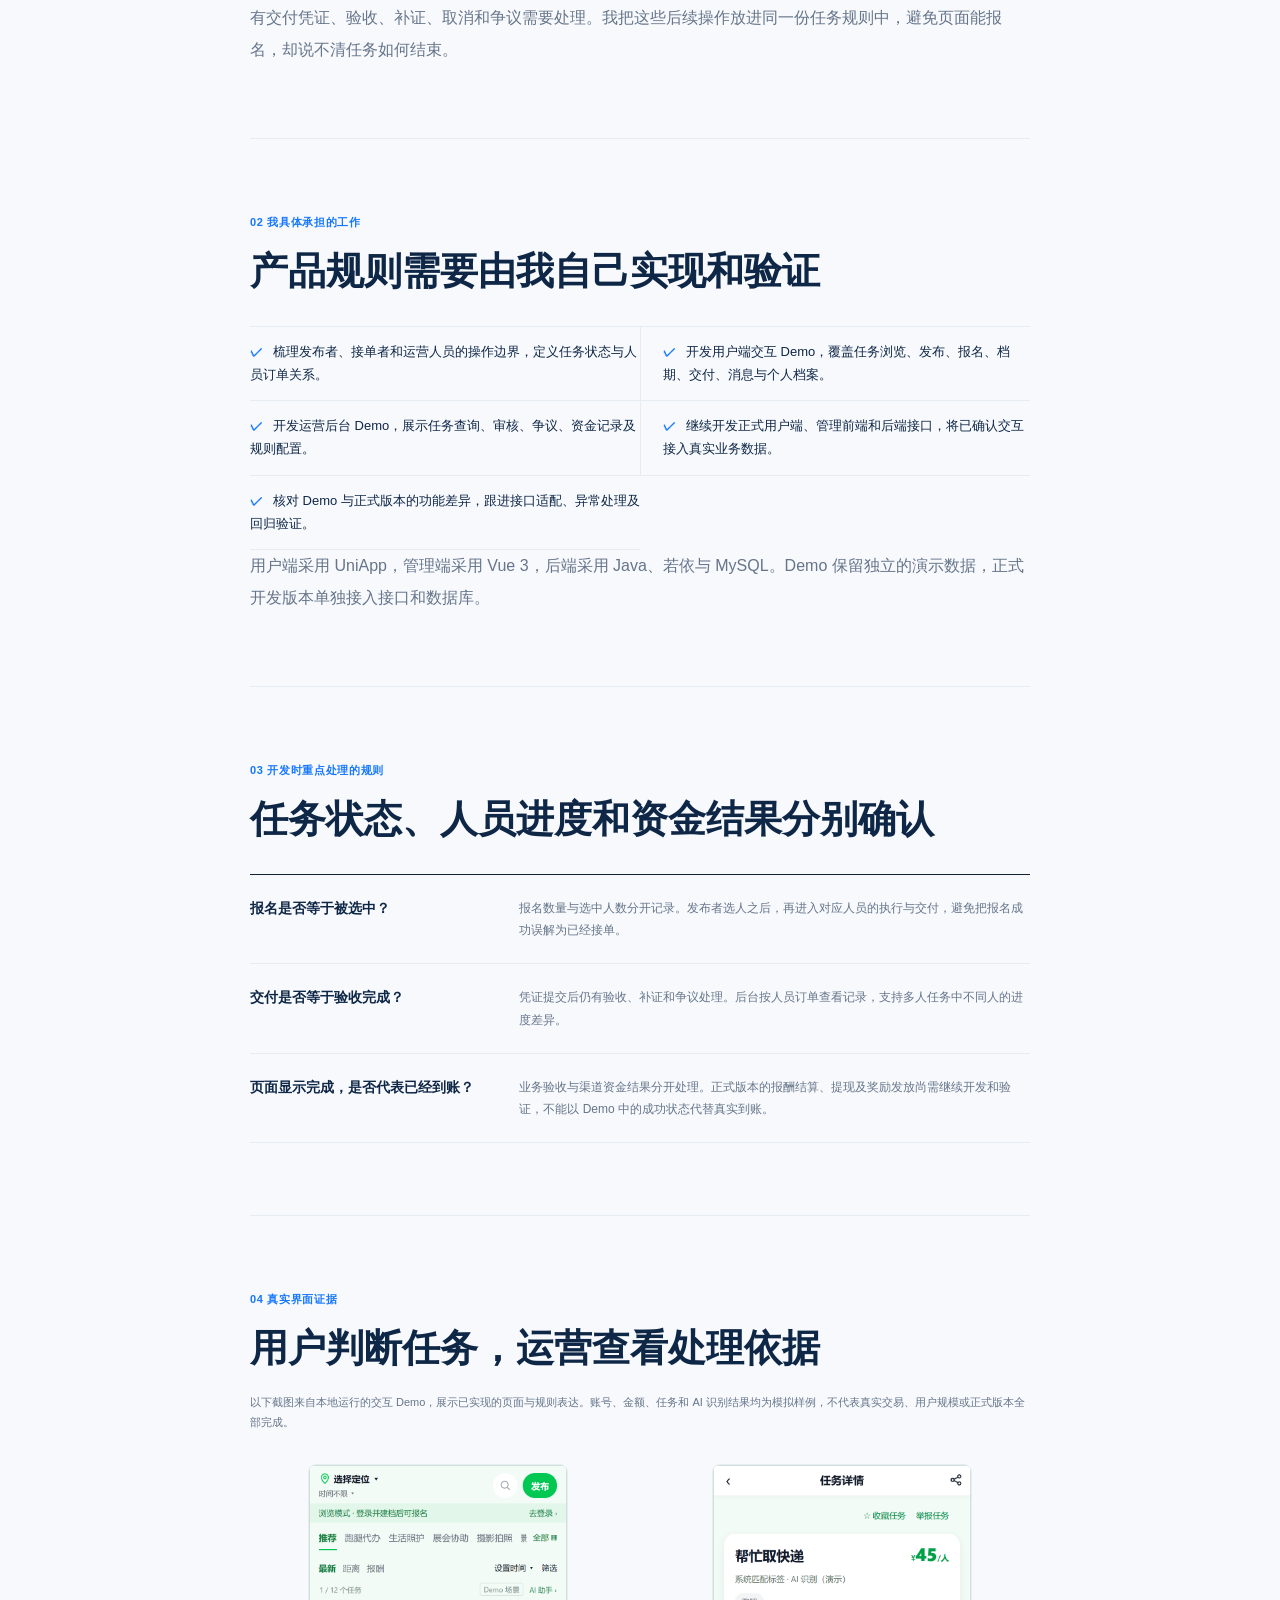
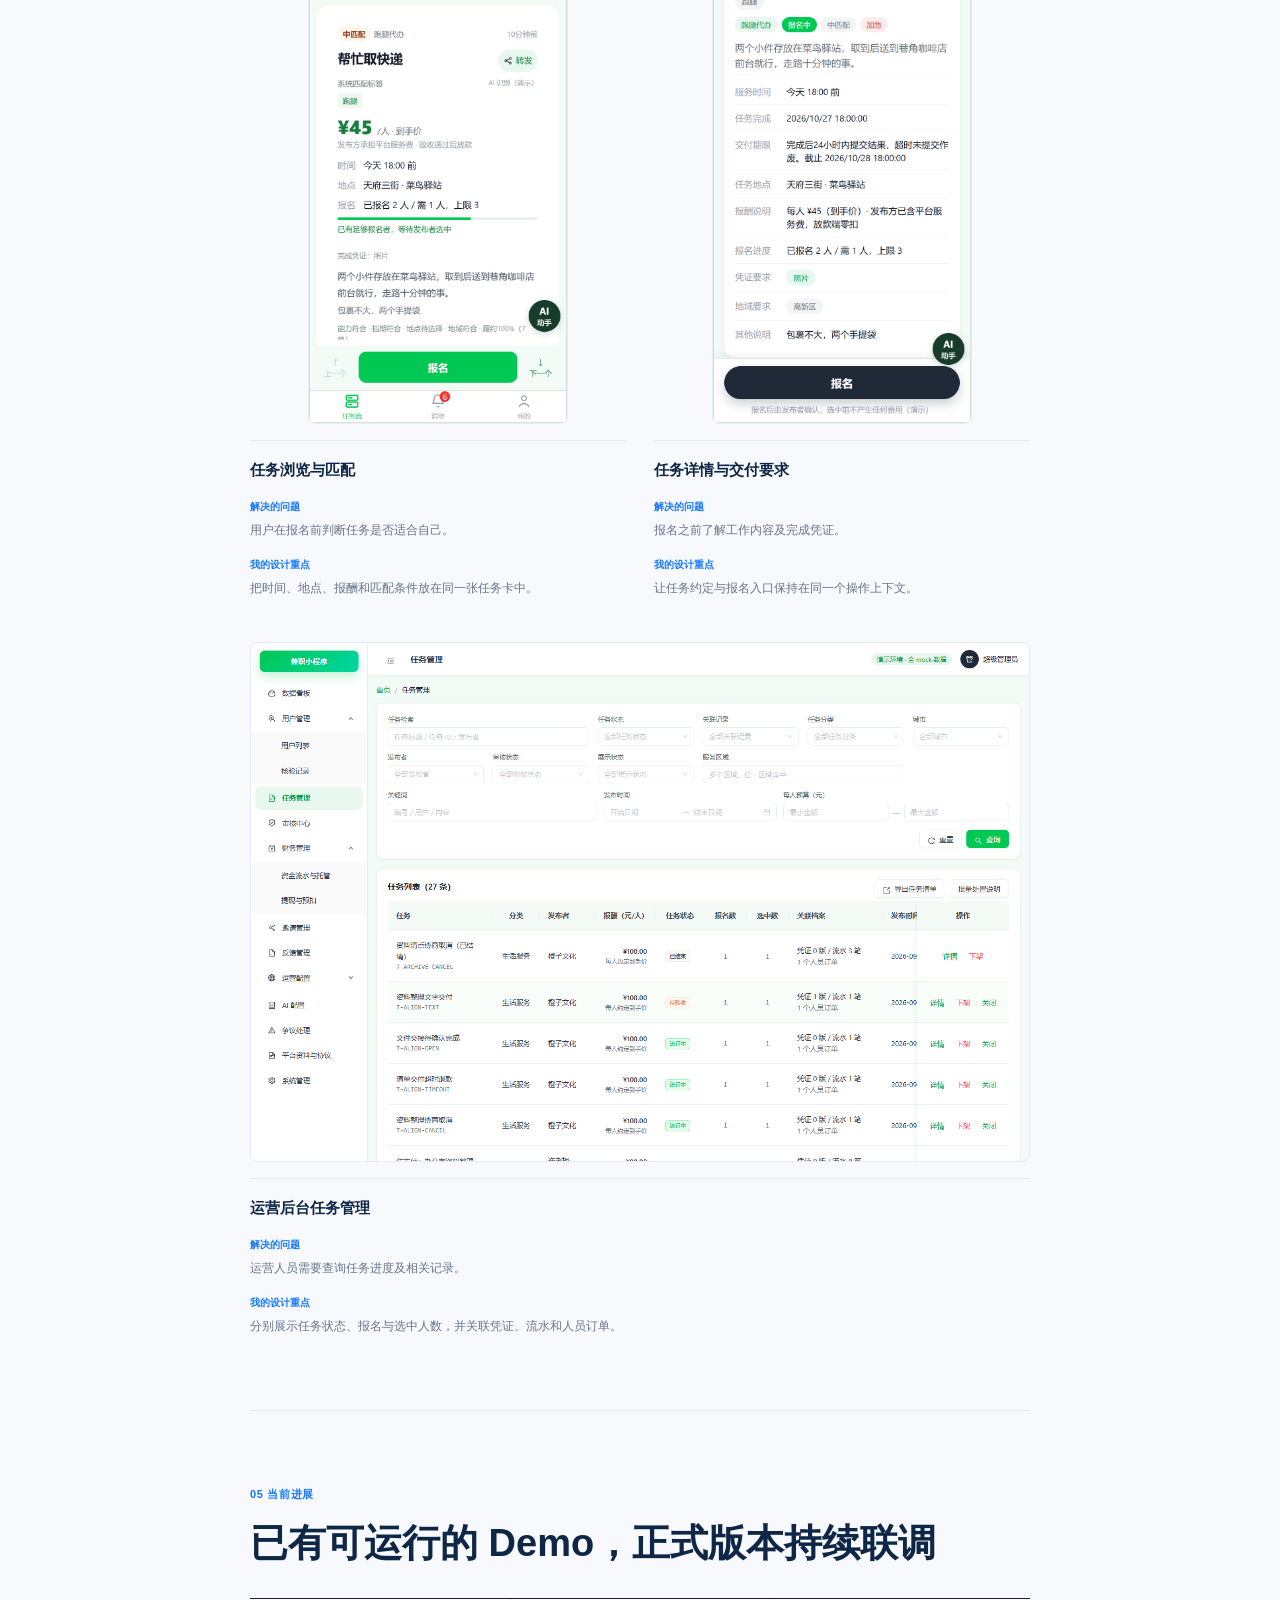
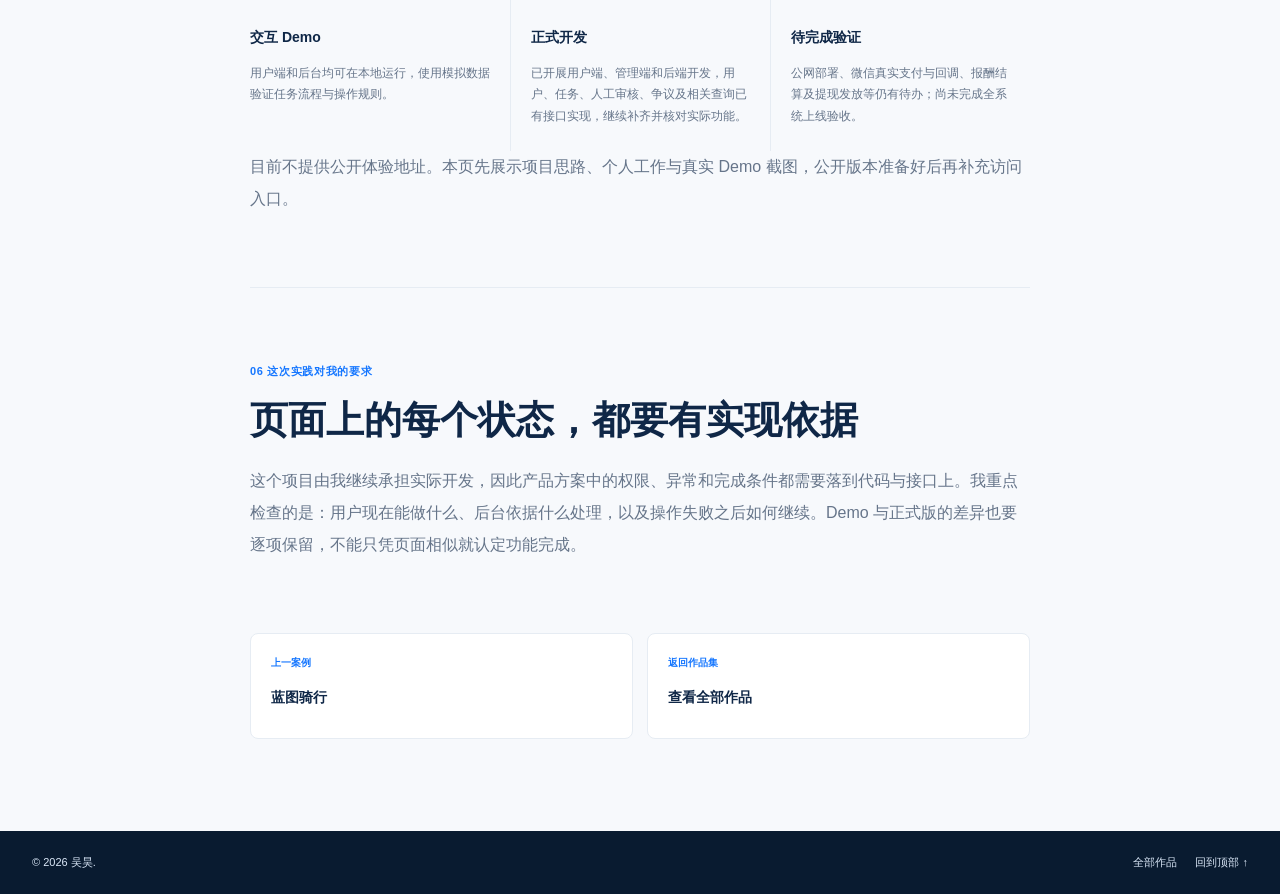
<file: cases/jianzhi.html>
<!doctype html>
<html lang="zh-CN">
  <head>
    <meta charset="UTF-8" />
    <meta name="viewport" content="width=device-width, initial-scale=1.0" />
    <meta name="description" content="吴昊个人开发的兼职服务平台案例：独立完成交互 Demo，并持续开发用户端、运营后台与后端接口，围绕任务发布、报名、交付验收和争议处理梳理规则。" />
    <meta name="robots" content="index, follow" />
    <meta name="theme-color" content="#f7f9fc" />
    <meta property="og:type" content="article" />
    <meta property="og:title" content="兼职服务平台：个人独立开发实践｜吴昊" />
    <meta property="og:description" content="Demo 与正式项目开发均由我个人承担。用户端、运营后台和后端持续联调中，展示真实 Demo 页面与开发边界。" />
    <meta property="og:url" content="https://ruanyi.top/cases/jianzhi.html" />
    <meta property="og:image" content="https://ruanyi.top/assets/evidence/jianzhi-task-admin.png" />
    <meta name="twitter:card" content="summary_large_image" />
    <title>兼职服务平台：个人独立开发实践｜吴昊</title>
    <link rel="canonical" href="https://ruanyi.top/cases/jianzhi.html" />
    <link rel="icon" href="../assets/profile-hero.webp" type="image/webp" />
    <link rel="stylesheet" href="../styles-v2.css?v=20261027-1" />
    <script src="../assets/vendor/lucide.min.js" defer></script>
    <script src="../script.js?v=20260929-1" defer></script>
  </head>
  <body class="case-jianzhi">
    <a class="skip-link" href="#main">跳到正文</a>
    <header class="site-header" id="top"><div class="shell nav-wrap"><a class="brand" href="../index.html" aria-label="返回首页"><span class="brand-mark">WH</span><span class="brand-copy"><strong>吴昊</strong><small>产品案例</small></span></a><button class="icon-button menu-toggle" type="button" aria-label="打开导航" aria-expanded="false" aria-controls="site-nav"><i data-lucide="menu" aria-hidden="true"></i></button><nav class="site-nav" id="site-nav" aria-label="主导航"><a href="../index.html">首页</a><a class="active" href="../works.html">全部作品</a><a href="../index.html#writing">文章</a><a href="../index.html#about">关于</a></nav><button class="icon-button theme-toggle" type="button" aria-label="切换深色模式" title="切换主题"><i data-lucide="moon" aria-hidden="true"></i></button></div></header>
    <main id="main" class="case-page">
      <section class="case-hero shell"><p class="section-kicker">Independent Project / 04</p><div class="case-hero-grid"><div><h1>兼职服务平台</h1><p>一个人承担 Demo 和项目开发，处理发布者、接单者与平台运营之间的任务、交付和争议规则。</p></div><dl class="case-overview"><div><dt>项目类型</dt><dd>兼职服务 / 双边任务平台</dd></div><div><dt>产品形态</dt><dd>用户端小程序 + Web 运营后台 + 后端服务</dd></div><div><dt>我的职责</dt><dd>产品梳理、交互 Demo、前后台与后端开发、测试联调</dd></div><div><dt>开发方式</dt><dd>Demo 与正式项目开发均由我个人承担</dd></div><div><dt>当前阶段</dt><dd>本地开发与接口联调，尚未公开上线</dd></div><div><dt>案例更新</dt><dd>2026.10.27</dd></div></dl></div></section>
      <figure class="case-cover shell"><img src="../assets/evidence/jianzhi-task-admin.png" alt="兼职服务平台运营后台 Demo 的任务管理页面" width="1440" height="960" /><figcaption>本地运营后台 Demo 实际截图。任务、人数、金额与用户名称均为演示数据。</figcaption></figure>
      <article class="case-content shell">
        <section><p class="case-number">01 要解决的事</p><h2>接到任务之后，双方仍需要明确的约定</h2><p>发布者要说清工作内容、时间、地点、人数和报酬；接单者要判断自己的能力与档期是否合适。选人之后，还有交付凭证、验收、补证、取消和争议需要处理。我把这些后续操作放进同一份任务规则中，避免页面能报名，却说不清任务如何结束。</p></section>
        <section><p class="case-number">02 我具体承担的工作</p><h2>产品规则需要由我自己实现和验证</h2><ul class="responsibility-list"><li>梳理发布者、接单者和运营人员的操作边界，定义任务状态与人员订单关系。</li><li>开发用户端交互 Demo，覆盖任务浏览、发布、报名、档期、交付、消息与个人档案。</li><li>开发运营后台 Demo，展示任务查询、审核、争议、资金记录及规则配置。</li><li>继续开发正式用户端、管理前端和后端接口，将已确认交互接入真实业务数据。</li><li>核对 Demo 与正式版本的功能差异，跟进接口适配、异常处理及回归验证。</li></ul><p>用户端采用 UniApp，管理端采用 Vue 3，后端采用 Java、若依与 MySQL。Demo 保留独立的演示数据，正式开发版本单独接入接口和数据库。</p></section>
        <section><p class="case-number">03 开发时重点处理的规则</p><h2>任务状态、人员进度和资金结果分别确认</h2><div class="decision-list"><article><strong>报名是否等于被选中？</strong><p>报名数量与选中人数分开记录。发布者选人之后，再进入对应人员的执行与交付，避免把报名成功误解为已经接单。</p></article><article><strong>交付是否等于验收完成？</strong><p>凭证提交后仍有验收、补证和争议处理。后台按人员订单查看记录，支持多人任务中不同人的进度差异。</p></article><article><strong>页面显示完成，是否代表已经到账？</strong><p>业务验收与渠道资金结果分开处理。正式版本的报酬结算、提现及奖励发放尚需继续开发和验证，不能以 Demo 中的成功状态代替真实到账。</p></article></div></section>
        <section><p class="case-number">04 真实界面证据</p><h2>用户判断任务，运营查看处理依据</h2><p class="evidence-note">以下截图来自本地运行的交互 Demo，展示已实现的页面与规则表达。账号、金额、任务和 AI 识别结果均为模拟样例，不代表真实交易、用户规模或正式版本全部完成。</p><div class="evidence-grid"><figure class="evidence-item"><img src="../assets/evidence/jianzhi-task-feed.png" alt="兼职用户端 Demo 任务流：时间、地点、报酬、匹配与报名条件" width="780" height="1688" loading="lazy" /><figcaption><strong>任务浏览与匹配</strong><span>解决的问题</span><p>用户在报名前判断任务是否适合自己。</p><span>我的设计重点</span><p>把时间、地点、报酬和匹配条件放在同一张任务卡中。</p></figcaption></figure><figure class="evidence-item"><img src="../assets/evidence/jianzhi-task-detail.png" alt="兼职用户端 Demo 任务详情与交付要求" width="780" height="1688" loading="lazy" /><figcaption><strong>任务详情与交付要求</strong><span>解决的问题</span><p>报名之前了解工作内容及完成凭证。</p><span>我的设计重点</span><p>让任务约定与报名入口保持在同一个操作上下文。</p></figcaption></figure><figure class="evidence-item evidence-item--wide"><img src="../assets/evidence/jianzhi-task-admin.png" alt="兼职运营后台 Demo 任务列表、状态筛选与关联记录" width="1440" height="960" loading="lazy" /><figcaption><strong>运营后台任务管理</strong><span>解决的问题</span><p>运营人员需要查询任务进度及相关记录。</p><span>我的设计重点</span><p>分别展示任务状态、报名与选中人数，并关联凭证、流水和人员订单。</p></figcaption></figure></div></section>
        <section><p class="case-number">05 当前进展</p><h2>已有可运行的 Demo，正式版本持续联调</h2><div class="solution-grid"><div><strong>交互 Demo</strong><p>用户端和后台均可在本地运行，使用模拟数据验证任务流程与操作规则。</p></div><div><strong>正式开发</strong><p>已开展用户端、管理端和后端开发，用户、任务、人工审核、争议及相关查询已有接口实现，继续补齐并核对实际功能。</p></div><div><strong>待完成验证</strong><p>公网部署、微信真实支付与回调、报酬结算及提现发放等仍有待办；尚未完成全系统上线验收。</p></div></div><p>目前不提供公开体验地址。本页先展示项目思路、个人工作与真实 Demo 截图，公开版本准备好后再补充访问入口。</p></section>
        <section><p class="case-number">06 这次实践对我的要求</p><h2>页面上的每个状态，都要有实现依据</h2><p>这个项目由我继续承担实际开发，因此产品方案中的权限、异常和完成条件都需要落到代码与接口上。我重点检查的是：用户现在能做什么、后台依据什么处理，以及操作失败之后如何继续。Demo 与正式版的差异也要逐项保留，不能只凭页面相似就认定功能完成。</p></section>
        <nav class="case-pagination" aria-label="案例导航"><a href="./cycling.html"><span>上一案例</span><strong>蓝图骑行</strong></a><a href="../works.html"><span>返回作品集</span><strong>查看全部作品</strong></a></nav>
      </article>
    </main>
    <footer class="site-footer"><div class="shell"><p>© <span id="year"></span> 吴昊.</p><div><a href="../works.html">全部作品</a><a href="#top">回到顶部 ↑</a></div></div></footer><div class="reading-progress" aria-hidden="true"><span></span></div>
  </body>
</html>
</file>
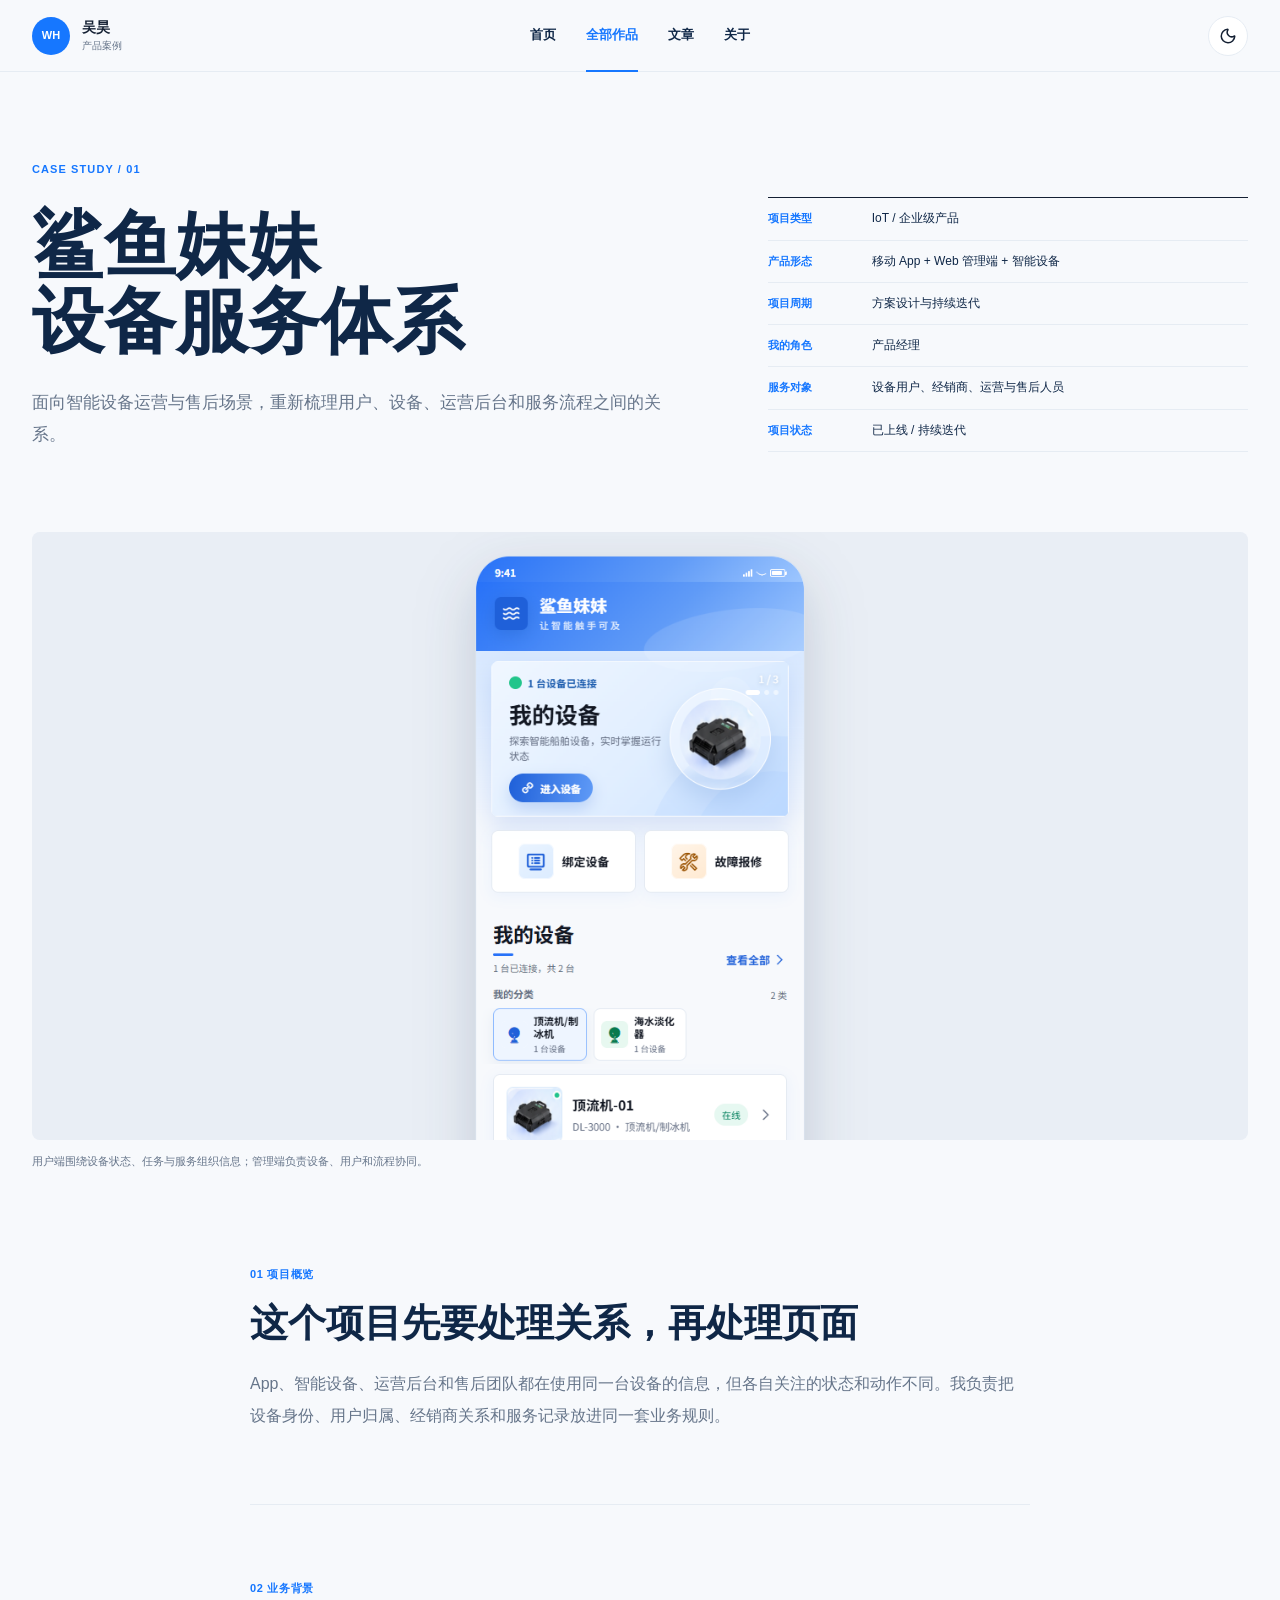
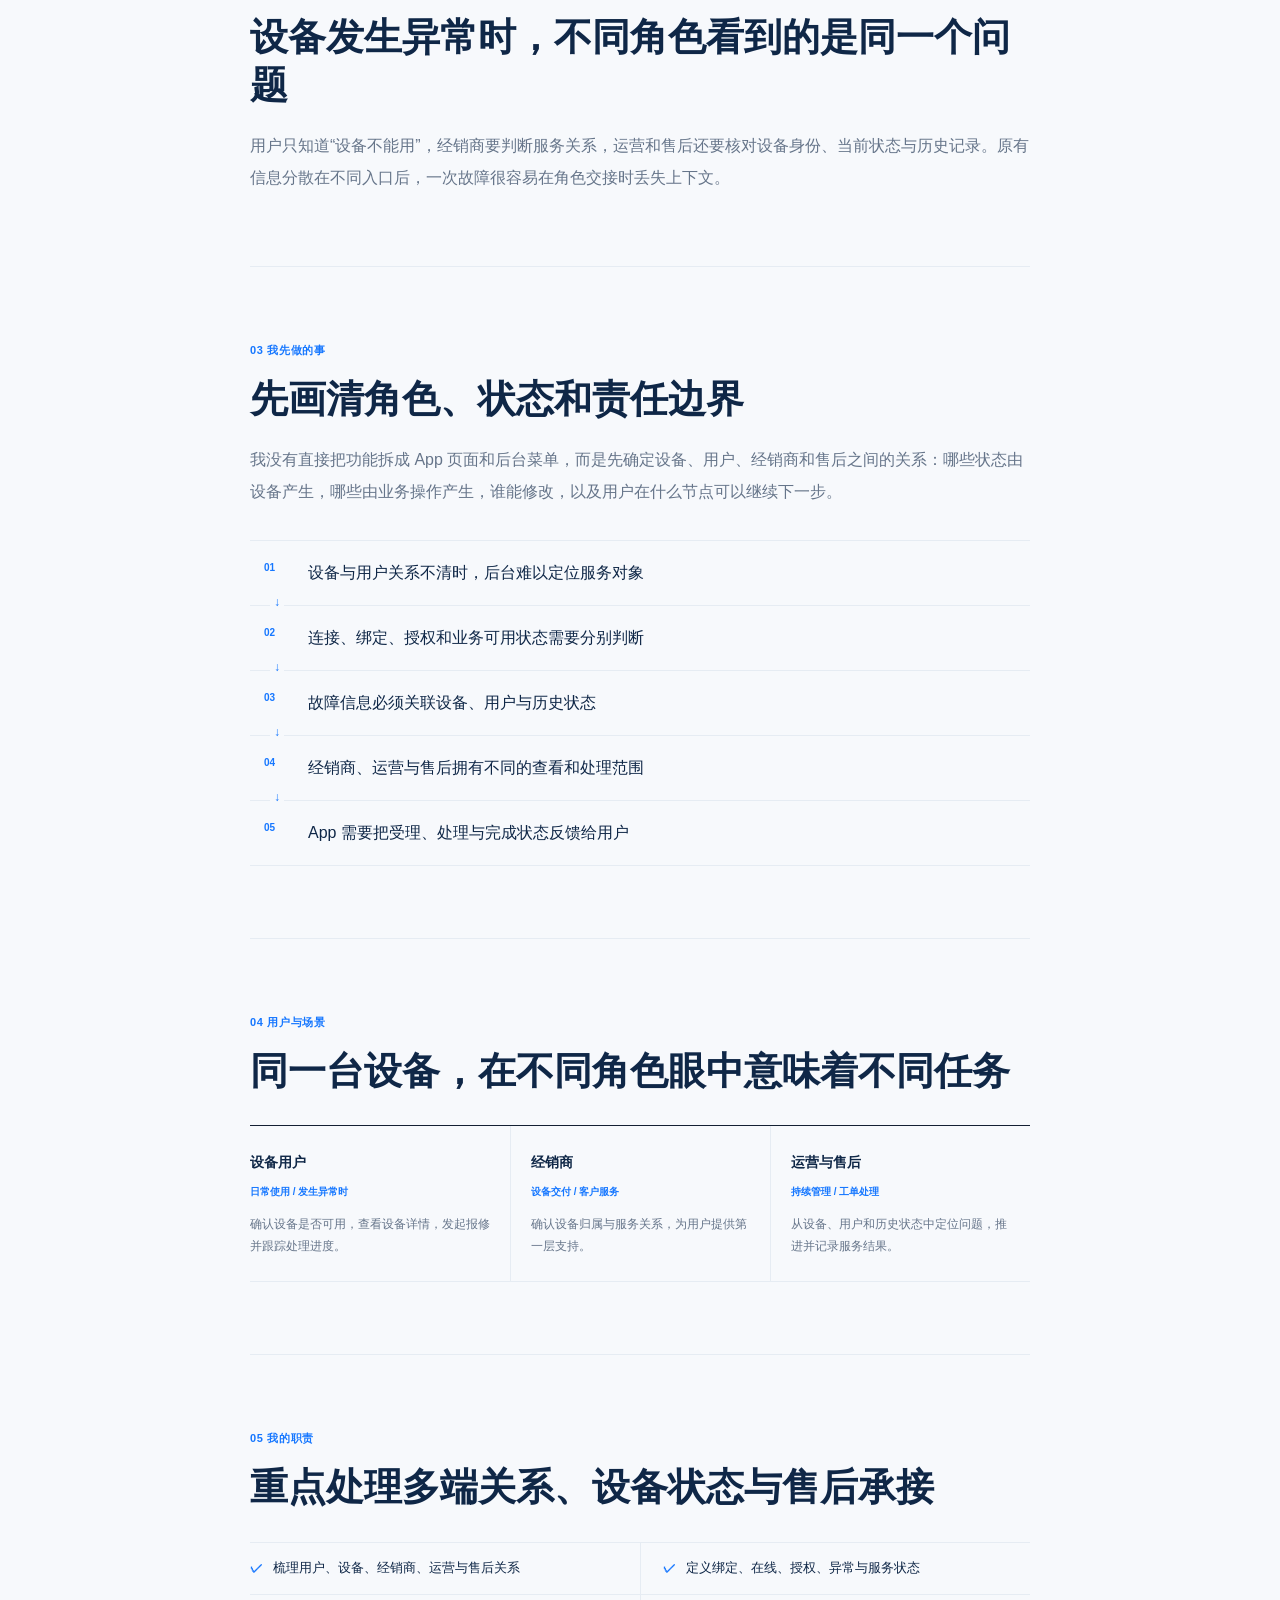
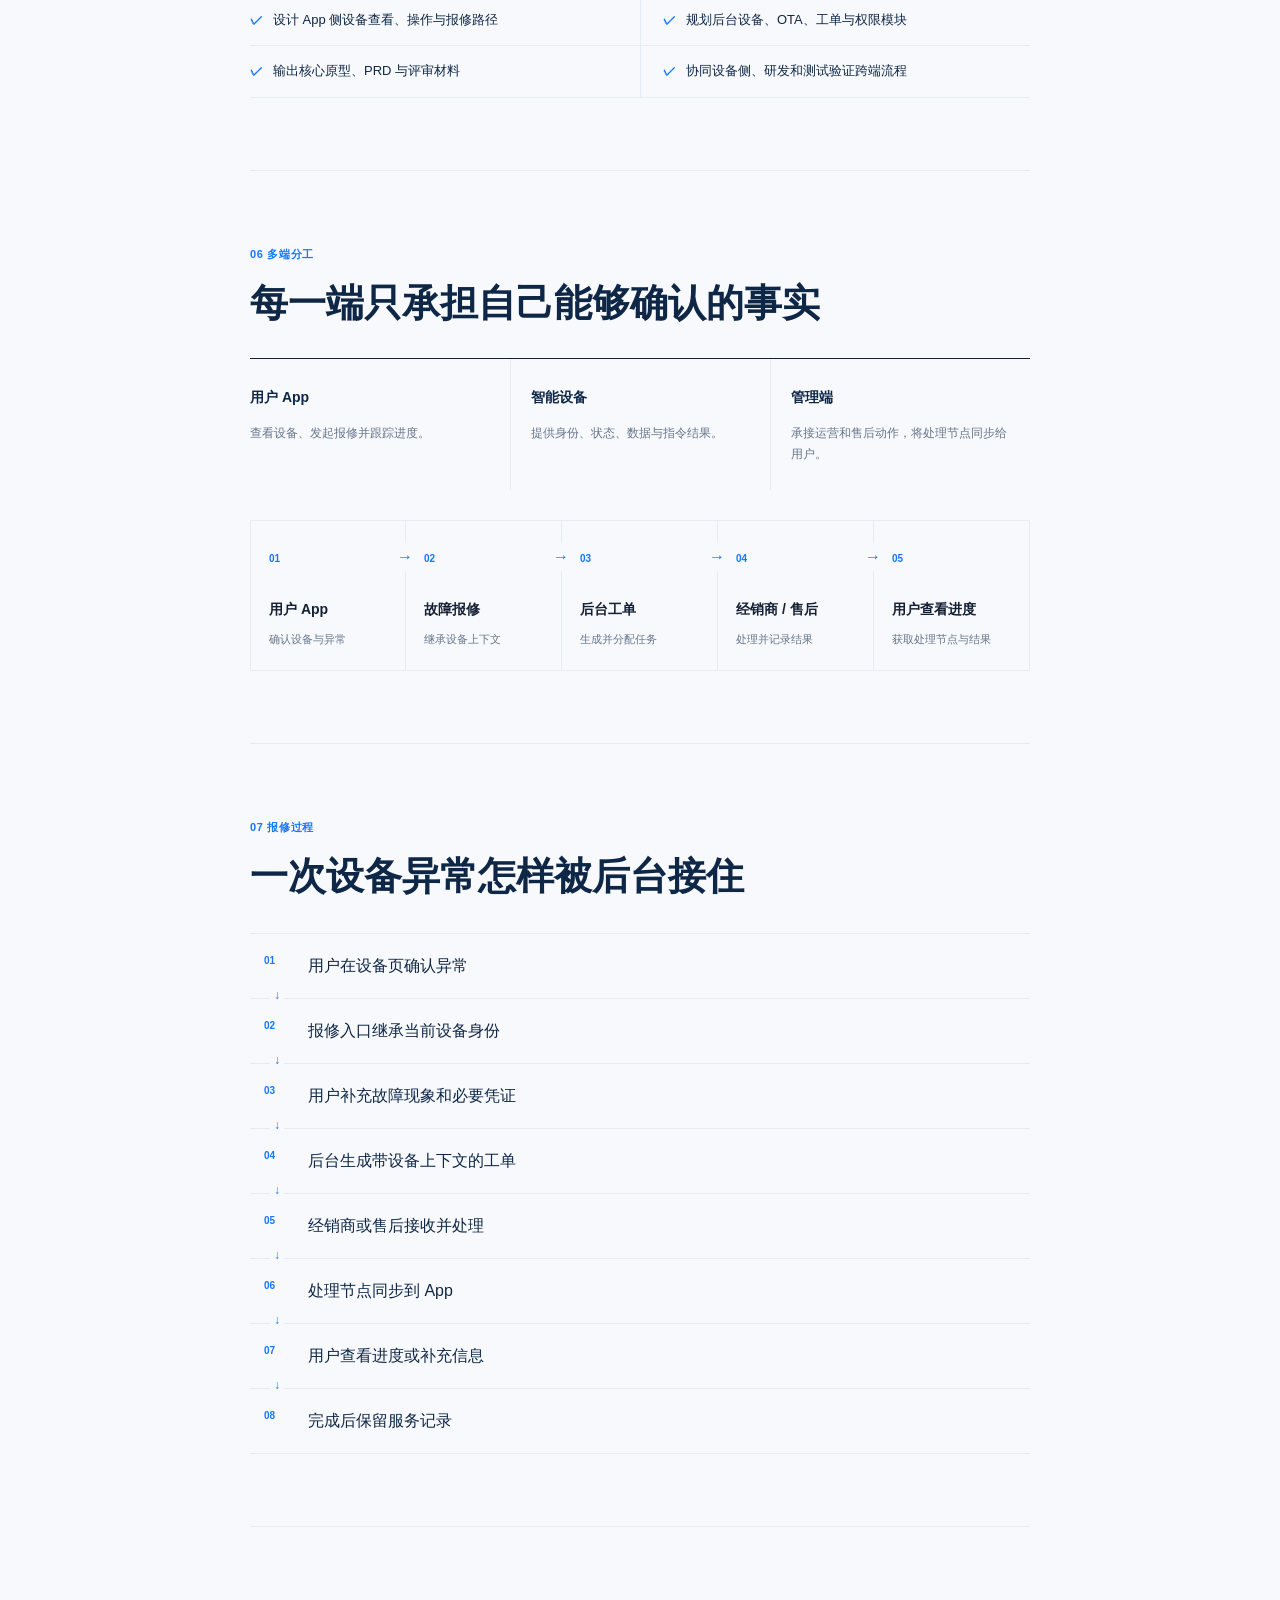
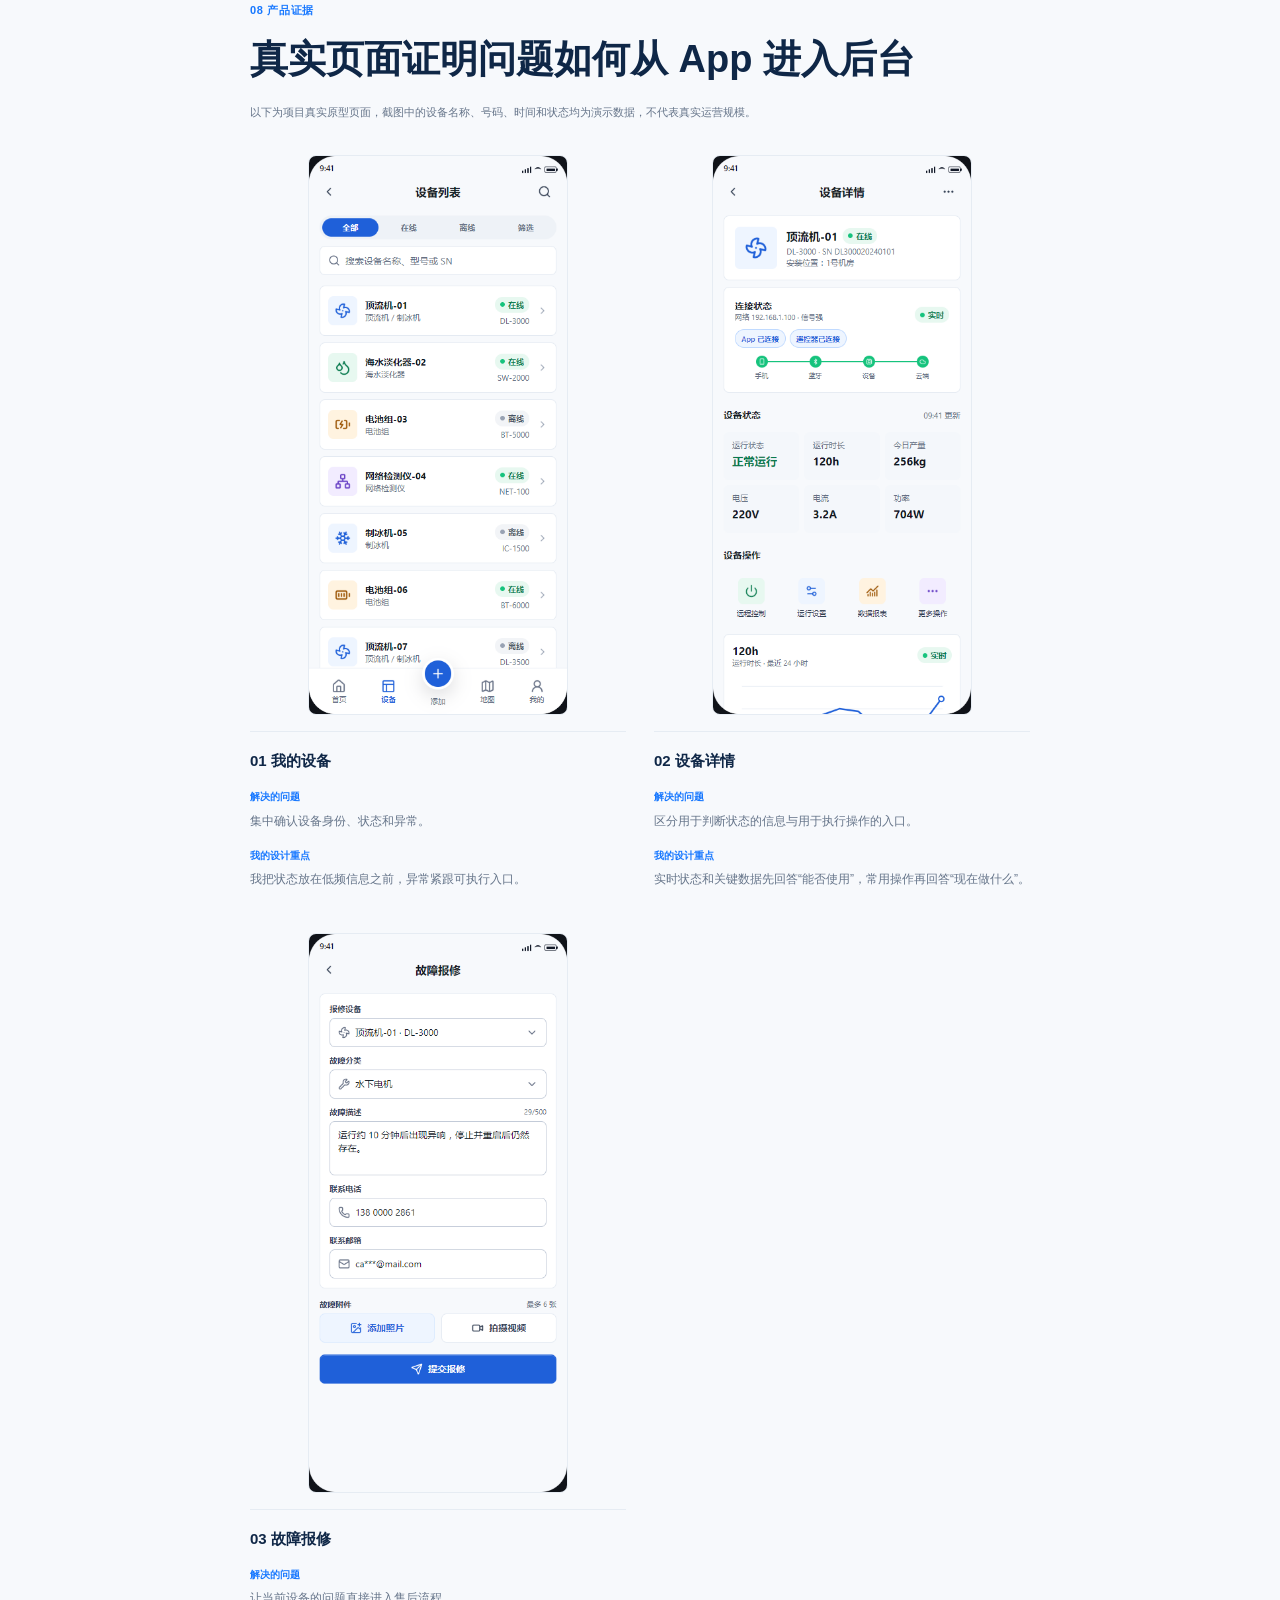
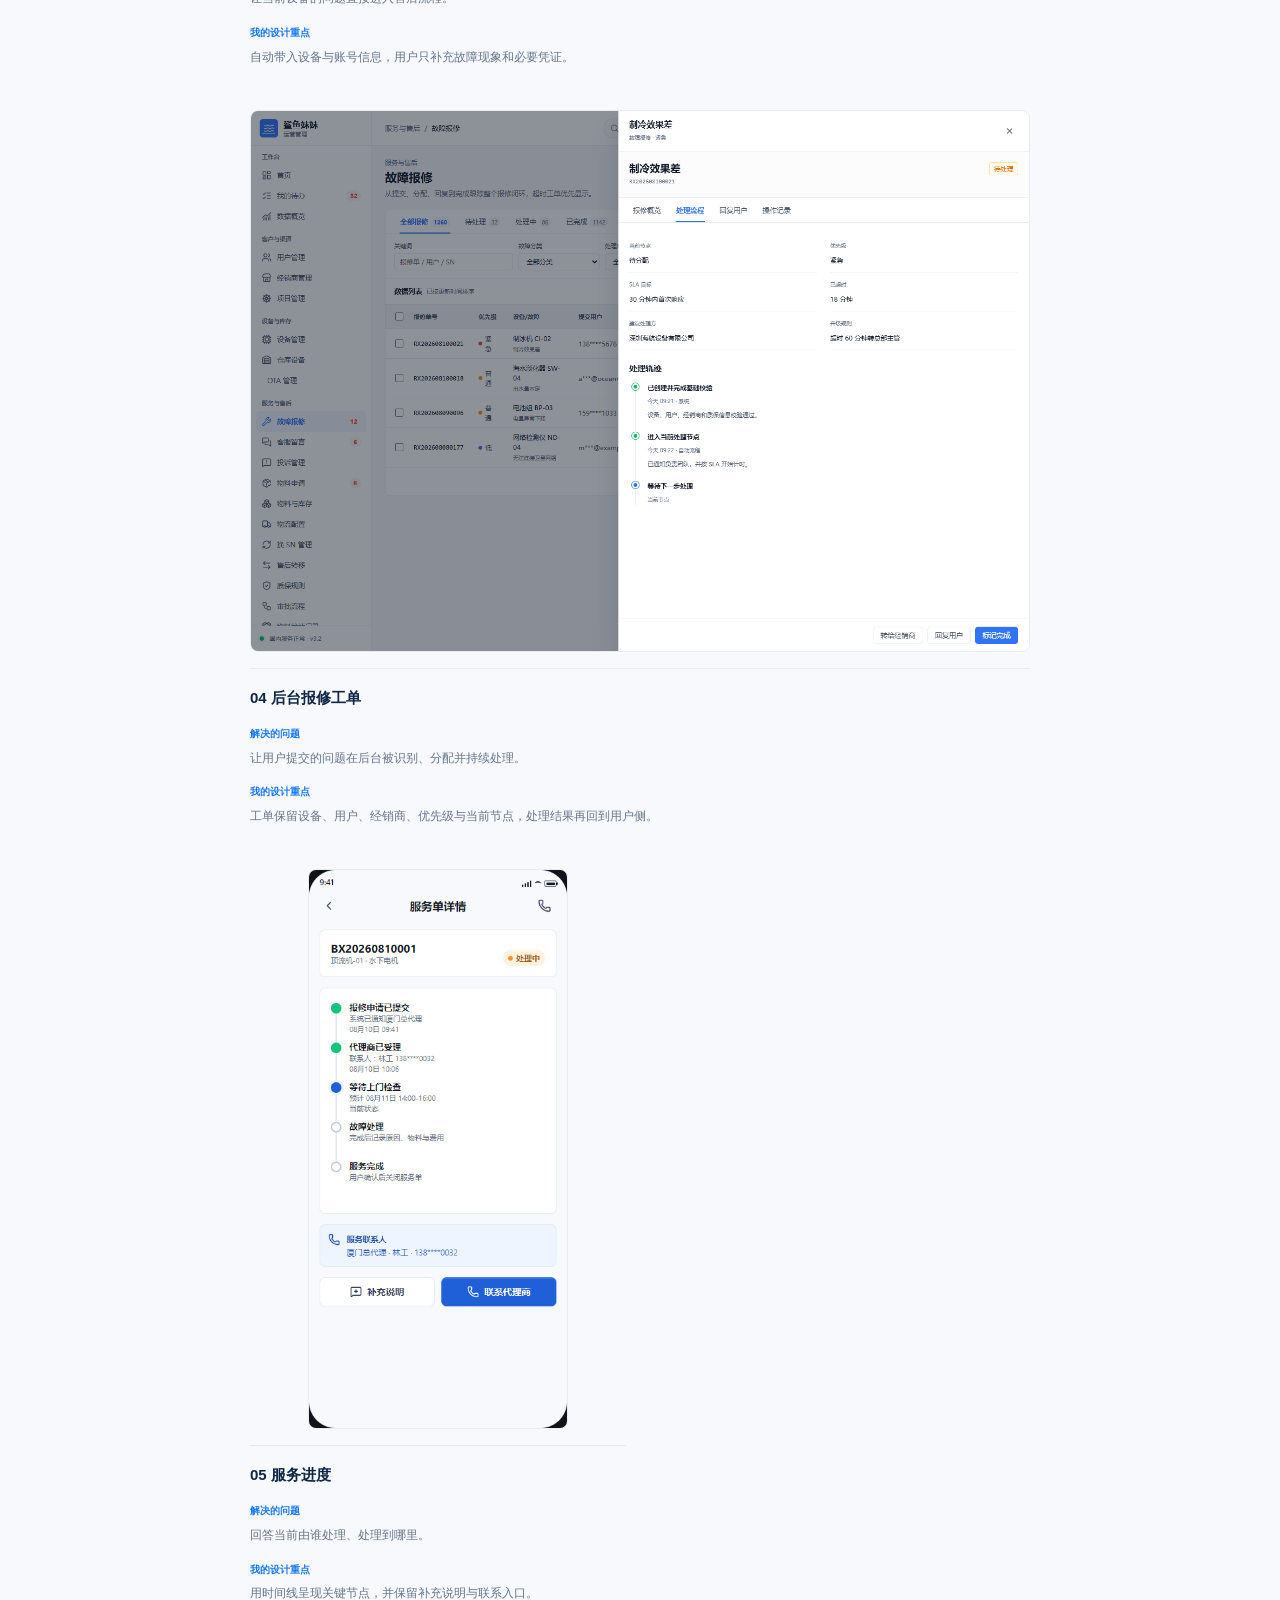
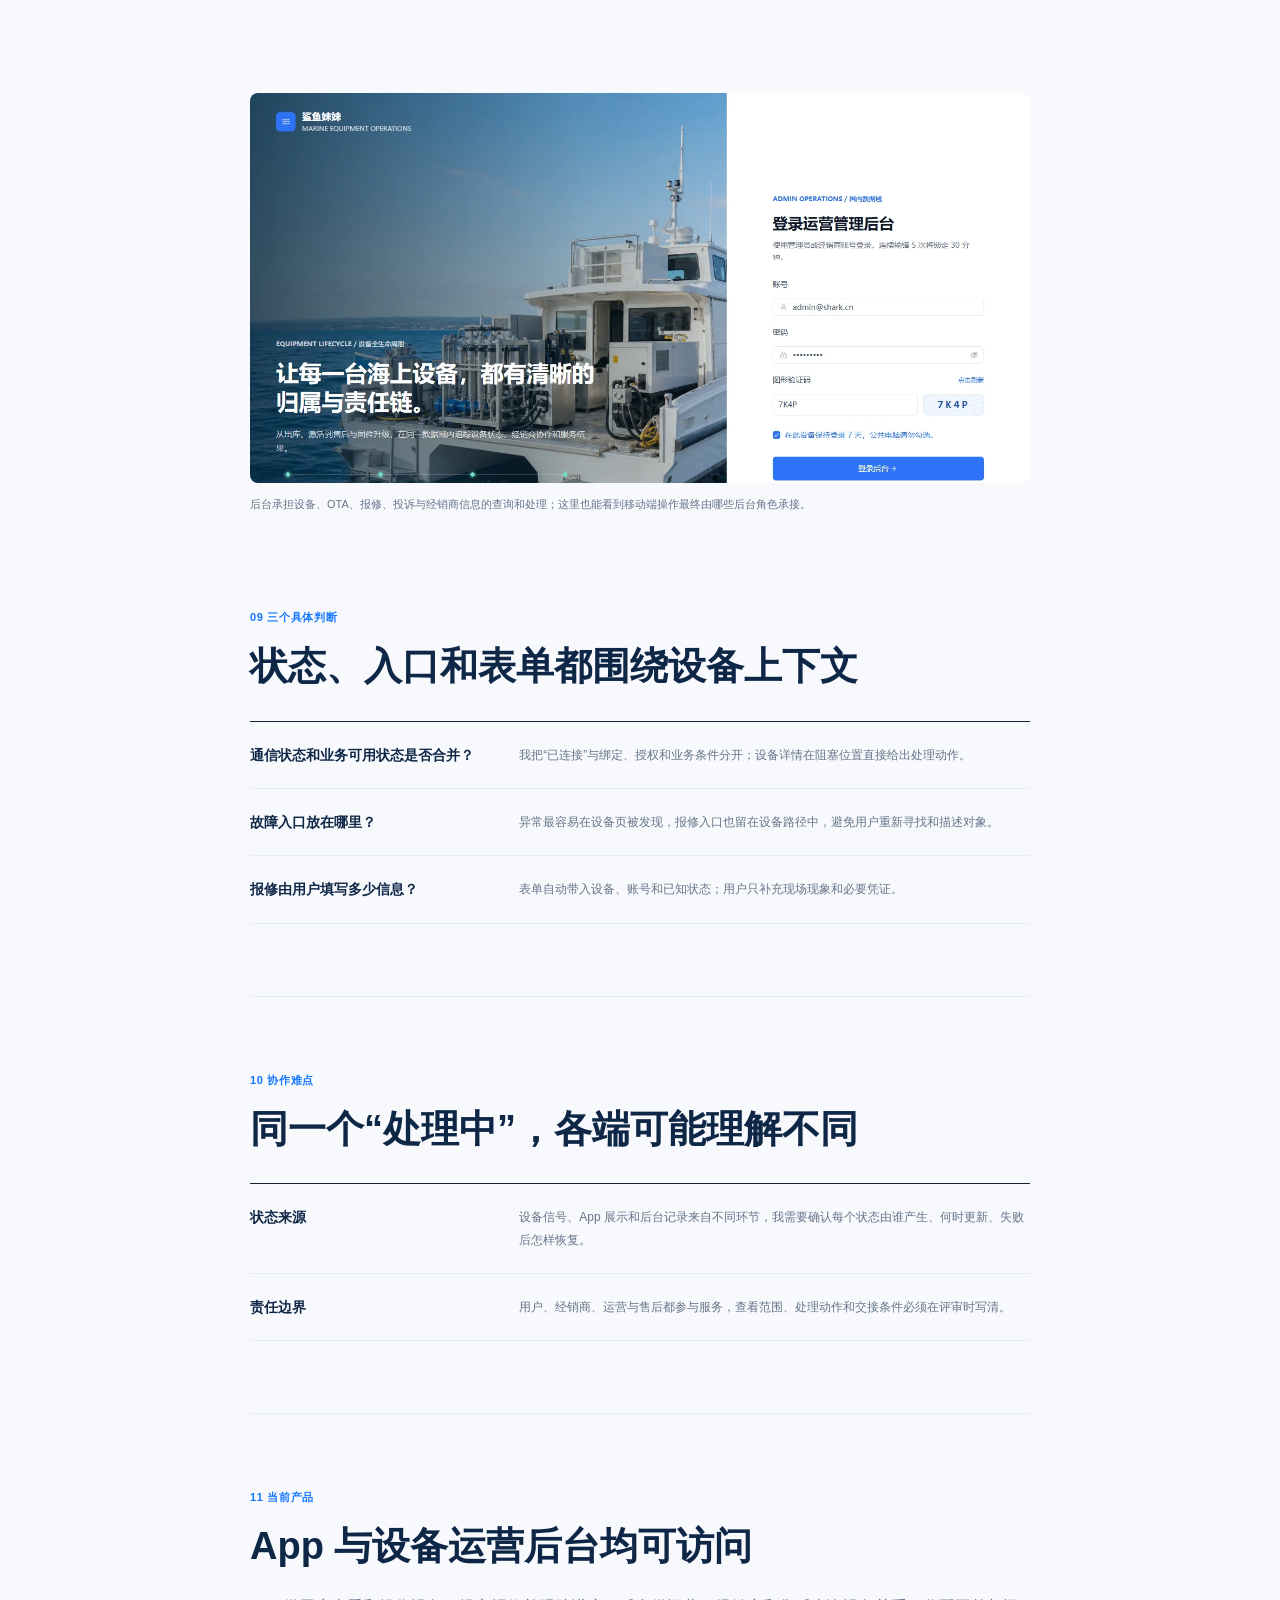
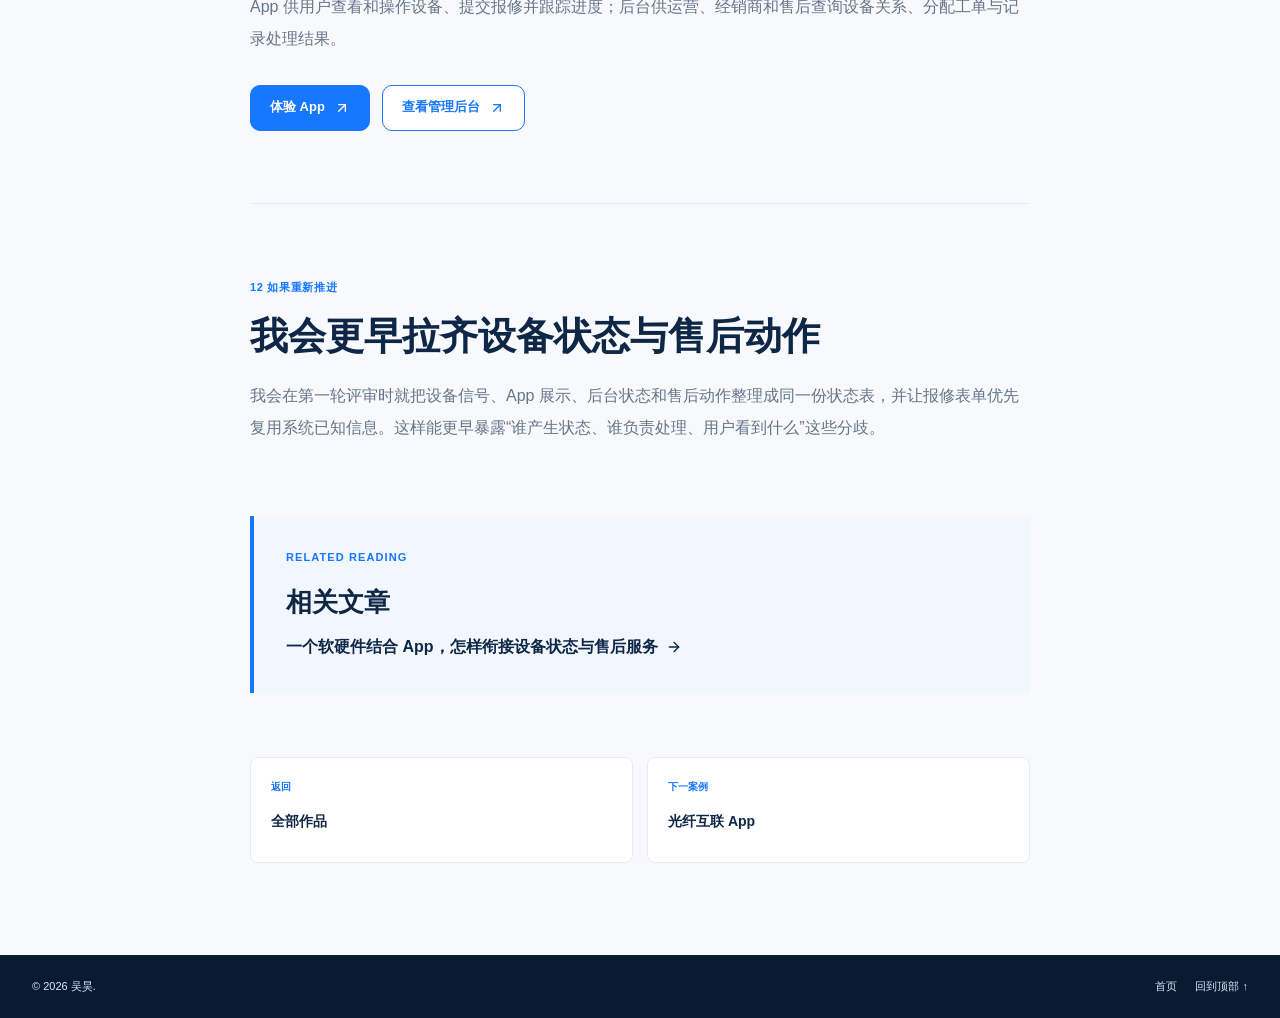
<file: cases/shark.html>
<!doctype html>
<html lang="zh-CN">
  <head>
    <meta charset="UTF-8" />
    <meta name="viewport" content="width=device-width, initial-scale=1.0" />
    <meta name="description" content="鲨鱼妹妹设备服务体系案例：吴昊如何梳理 App、智能设备、运营后台与售后服务之间的角色关系和状态协同。" />
    <meta name="robots" content="index, follow" />
    <meta name="theme-color" content="#f7f9fc" />
    <meta property="og:type" content="article" />
    <meta property="og:title" content="鲨鱼妹妹设备服务体系案例｜吴昊" />
    <meta property="og:description" content="设备、用户、经销商和售后如何在 App、智能设备与管理后台之间协同。" />
    <meta property="og:url" content="https://ruanyi.top/cases/shark.html" />
    <meta property="og:image" content="https://ruanyi.top/assets/projects/shark-app.png" />
    <meta name="twitter:card" content="summary_large_image" />
    <title>鲨鱼妹妹设备服务体系案例｜吴昊</title>
    <link rel="canonical" href="https://ruanyi.top/cases/shark.html" />
    <link rel="icon" href="../assets/profile-hero.webp" type="image/webp" />
    <link rel="stylesheet" href="../styles-v2.css?v=20260929-1" />
    <script src="../assets/vendor/lucide.min.js" defer></script>
    <script src="../script.js?v=20260929-1" defer></script>
  </head>
  <body>
    <a class="skip-link" href="#main">跳到正文</a>
    <header class="site-header" id="top"><div class="shell nav-wrap"><a class="brand" href="../index.html" aria-label="返回首页"><span class="brand-mark">WH</span><span class="brand-copy"><strong>吴昊</strong><small>产品案例</small></span></a><button class="icon-button menu-toggle" type="button" aria-label="打开导航" aria-expanded="false" aria-controls="site-nav"><i data-lucide="menu"></i></button><nav class="site-nav" id="site-nav"><a href="../index.html">首页</a><a class="active" href="../works.html">全部作品</a><a href="../index.html#writing">文章</a><a href="../index.html#about">关于</a></nav><button class="icon-button theme-toggle" type="button" aria-label="切换深色模式"><i data-lucide="moon"></i></button></div></header>
    <main id="main" class="case-page">
      <section class="case-hero shell"><p class="section-kicker">Case Study / 01</p><div class="case-hero-grid"><div><h1>鲨鱼妹妹<br />设备服务体系</h1><p>面向智能设备运营与售后场景，重新梳理用户、设备、运营后台和服务流程之间的关系。</p></div><dl class="case-overview"><div><dt>项目类型</dt><dd>IoT / 企业级产品</dd></div><div><dt>产品形态</dt><dd>移动 App + Web 管理端 + 智能设备</dd></div><div><dt>项目周期</dt><dd>方案设计与持续迭代</dd></div><div><dt>我的角色</dt><dd>产品经理</dd></div><div><dt>服务对象</dt><dd>设备用户、经销商、运营与售后人员</dd></div><div><dt>项目状态</dt><dd>已上线 / 持续迭代</dd></div></dl></div></section>
      <figure class="case-cover shell"><img src="../assets/projects/shark-app.png" alt="鲨鱼妹妹 App 设备与服务界面" /><figcaption>用户端围绕设备状态、任务与服务组织信息；管理端负责设备、用户和流程协同。</figcaption></figure>
      <article class="case-content shell">
        <section><p class="case-number">01 项目概览</p><h2>这个项目先要处理关系，再处理页面</h2><p>App、智能设备、运营后台和售后团队都在使用同一台设备的信息，但各自关注的状态和动作不同。我负责把设备身份、用户归属、经销商关系和服务记录放进同一套业务规则。</p></section>
        <section><p class="case-number">02 业务背景</p><h2>设备发生异常时，不同角色看到的是同一个问题</h2><p>用户只知道“设备不能用”，经销商要判断服务关系，运营和售后还要核对设备身份、当前状态与历史记录。原有信息分散在不同入口后，一次故障很容易在角色交接时丢失上下文。</p></section>
        <section><p class="case-number">03 我先做的事</p><h2>先画清角色、状态和责任边界</h2><p>我没有直接把功能拆成 App 页面和后台菜单，而是先确定设备、用户、经销商和售后之间的关系：哪些状态由设备产生，哪些由业务操作产生，谁能修改，以及用户在什么节点可以继续下一步。</p><ol class="problem-chain"><li>设备与用户关系不清时，后台难以定位服务对象</li><li>连接、绑定、授权和业务可用状态需要分别判断</li><li>故障信息必须关联设备、用户与历史状态</li><li>经销商、运营与售后拥有不同的查看和处理范围</li><li>App 需要把受理、处理与完成状态反馈给用户</li></ol></section>
        <section><p class="case-number">04 用户与场景</p><h2>同一台设备，在不同角色眼中意味着不同任务</h2><div class="scenario-grid"><article><strong>设备用户</strong><span>日常使用 / 发生异常时</span><p>确认设备是否可用，查看设备详情，发起报修并跟踪处理进度。</p></article><article><strong>经销商</strong><span>设备交付 / 客户服务</span><p>确认设备归属与服务关系，为用户提供第一层支持。</p></article><article><strong>运营与售后</strong><span>持续管理 / 工单处理</span><p>从设备、用户和历史状态中定位问题，推进并记录服务结果。</p></article></div></section>
        <section><p class="case-number">05 我的职责</p><h2>重点处理多端关系、设备状态与售后承接</h2><ul class="responsibility-list"><li>梳理用户、设备、经销商、运营与售后关系</li><li>定义绑定、在线、授权、异常与服务状态</li><li>设计 App 侧设备查看、操作与报修路径</li><li>规划后台设备、OTA、工单与权限模块</li><li>输出核心原型、PRD 与评审材料</li><li>协同设备侧、研发和测试验证跨端流程</li></ul></section>
        <section><p class="case-number">06 多端分工</p><h2>每一端只承担自己能够确认的事实</h2><div class="solution-grid"><div><strong>用户 App</strong><p>查看设备、发起报修并跟踪进度。</p></div><div><strong>智能设备</strong><p>提供身份、状态、数据与指令结果。</p></div><div><strong>管理端</strong><p>承接运营和售后动作，将处理节点同步给用户。</p></div></div><ol class="flow-list flow-list--service"><li><span>01</span><strong>用户 App</strong><p>确认设备与异常</p></li><li><span>02</span><strong>故障报修</strong><p>继承设备上下文</p></li><li><span>03</span><strong>后台工单</strong><p>生成并分配任务</p></li><li><span>04</span><strong>经销商 / 售后</strong><p>处理并记录结果</p></li><li><span>05</span><strong>用户查看进度</strong><p>获取处理节点与结果</p></li></ol></section>
        <section><p class="case-number">07 报修过程</p><h2>一次设备异常怎样被后台接住</h2><ol class="problem-chain"><li>用户在设备页确认异常</li><li>报修入口继承当前设备身份</li><li>用户补充故障现象和必要凭证</li><li>后台生成带设备上下文的工单</li><li>经销商或售后接收并处理</li><li>处理节点同步到 App</li><li>用户查看进度或补充信息</li><li>完成后保留服务记录</li></ol></section>
        <section><p class="case-number">08 产品证据</p><h2>真实页面证明问题如何从 App 进入后台</h2><p class="evidence-note">以下为项目真实原型页面，截图中的设备名称、号码、时间和状态均为演示数据，不代表真实运营规模。</p><div class="evidence-grid"><figure class="evidence-item"><img src="../assets/evidence/shark-device-list.png" alt="鲨鱼妹妹设备列表原型页面" width="390" height="844" loading="lazy" /><figcaption><strong>01 我的设备</strong><span>解决的问题</span><p>集中确认设备身份、状态和异常。</p><span>我的设计重点</span><p>我把状态放在低频信息之前，异常紧跟可执行入口。</p></figcaption></figure><figure class="evidence-item"><img src="../assets/evidence/shark-device-detail.png" alt="鲨鱼妹妹设备详情原型页面" width="390" height="844" loading="lazy" /><figcaption><strong>02 设备详情</strong><span>解决的问题</span><p>区分用于判断状态的信息与用于执行操作的入口。</p><span>我的设计重点</span><p>实时状态和关键数据先回答“能否使用”，常用操作再回答“现在做什么”。</p></figcaption></figure><figure class="evidence-item"><img src="../assets/evidence/shark-repair-form.png" alt="鲨鱼妹妹故障报修原型页面" width="390" height="844" loading="lazy" /><figcaption><strong>03 故障报修</strong><span>解决的问题</span><p>让当前设备的问题直接进入售后流程。</p><span>我的设计重点</span><p>自动带入设备与账号信息，用户只补充故障现象和必要凭证。</p></figcaption></figure><figure class="evidence-item evidence-item--wide"><img src="../assets/evidence/shark-backend-repair.png" alt="鲨鱼妹妹后台报修工单处理流程页面" width="1440" height="1000" loading="lazy" /><figcaption><strong>04 后台报修工单</strong><span>解决的问题</span><p>让用户提交的问题在后台被识别、分配并持续处理。</p><span>我的设计重点</span><p>工单保留设备、用户、经销商、优先级与当前节点，处理结果再回到用户侧。</p></figcaption></figure><figure class="evidence-item"><img src="../assets/evidence/shark-service-progress.png" alt="鲨鱼妹妹服务进度原型页面" width="390" height="844" loading="lazy" /><figcaption><strong>05 服务进度</strong><span>解决的问题</span><p>回答当前由谁处理、处理到哪里。</p><span>我的设计重点</span><p>用时间线呈现关键节点，并保留补充说明与联系入口。</p></figcaption></figure></div></section>
        <figure class="case-cover" style="margin-inline: 0"><img src="../assets/projects/shark-ops.webp" alt="鲨鱼妹妹设备运营后台界面" /><figcaption>后台承担设备、OTA、报修、投诉与经销商信息的查询和处理；这里也能看到移动端操作最终由哪些后台角色承接。</figcaption></figure>
        <section><p class="case-number">09 三个具体判断</p><h2>状态、入口和表单都围绕设备上下文</h2><div class="decision-list"><article><strong>通信状态和业务可用状态是否合并？</strong><p>我把“已连接”与绑定、授权和业务条件分开；设备详情在阻塞位置直接给出处理动作。</p></article><article><strong>故障入口放在哪里？</strong><p>异常最容易在设备页被发现，报修入口也留在设备路径中，避免用户重新寻找和描述对象。</p></article><article><strong>报修由用户填写多少信息？</strong><p>表单自动带入设备、账号和已知状态；用户只补充现场现象和必要凭证。</p></article></div></section>
        <section><p class="case-number">10 协作难点</p><h2>同一个“处理中”，各端可能理解不同</h2><div class="challenge-list"><article><strong>状态来源</strong><p>设备信号、App 展示和后台记录来自不同环节，我需要确认每个状态由谁产生、何时更新、失败后怎样恢复。</p></article><article><strong>责任边界</strong><p>用户、经销商、运营与售后都参与服务，查看范围、处理动作和交接条件必须在评审时写清。</p></article></div></section>
        <section><p class="case-number">11 当前产品</p><h2>App 与设备运营后台均可访问</h2><p>App 供用户查看和操作设备、提交报修并跟踪进度；后台供运营、经销商和售后查询设备关系、分配工单与记录处理结果。</p><div class="case-links"><a class="button button-primary" href="http://shark.ruanyi.top/" target="_blank" rel="noreferrer">体验 App <i data-lucide="arrow-up-right"></i></a><a class="button button-secondary" href="https://ruanyi.top/codex/" target="_blank" rel="noreferrer">查看管理后台 <i data-lucide="arrow-up-right"></i></a></div></section>
        <section><p class="case-number">12 如果重新推进</p><h2>我会更早拉齐设备状态与售后动作</h2><p>我会在第一轮评审时就把设备信号、App 展示、后台状态和售后动作整理成同一份状态表，并让报修表单优先复用系统已知信息。这样能更早暴露“谁产生状态、谁负责处理、用户看到什么”这些分歧。</p></section>
        <aside class="related-content"><p class="section-kicker">Related Reading</p><h2>相关文章</h2><a href="../index.html#note-device">一个软硬件结合 App，怎样衔接设备状态与售后服务 <i data-lucide="arrow-right"></i></a></aside>
        <nav class="case-pagination" aria-label="案例导航"><a href="../works.html"><span>返回</span><strong>全部作品</strong></a><a href="./fiber.html"><span>下一案例</span><strong>光纤互联 App</strong></a></nav>
      </article>
    </main>
    <footer class="site-footer"><div class="shell"><p>© <span id="year"></span> 吴昊.</p><div><a href="../index.html">首页</a><a href="#top">回到顶部 ↑</a></div></div></footer><div class="reading-progress"><span></span></div>
  </body>
</html>
</file>
<file: styles-v2.css>
:root {
  color-scheme: light;
  --canvas: #f7f9fc;
  --surface: #ffffff;
  --surface-soft: #f2f7fd;
  --ink: #142033;
  --ink-soft: #0f2747;
  --muted: #66758a;
  --line: #e6ecf3;
  --brand: #1677ff;
  --brand-strong: #0f2747;
  --brand-soft: #eaf4ff;
  --accent: #15b8d1;
  --highlight: #ffd34e;
  --success: #20a779;
  --shadow-sm: 0 10px 30px rgba(15, 39, 71, 0.08);
  --shadow-lg: 0 24px 64px rgba(15, 39, 71, 0.16);
  --radius-sm: 8px;
  --radius-md: 12px;
  --ease: cubic-bezier(.2, .7, .2, 1);
  --header-height: 72px;
}

[data-theme="dark"] {
  color-scheme: dark;
  --canvas: #08111e;
  --surface: #0d1828;
  --surface-soft: #112238;
  --ink: #f3f7fc;
  --ink-soft: #e2eaf5;
  --muted: #9cabc0;
  --line: #263b55;
  --brand: #65aaff;
  --brand-strong: #0b3f7a;
  --brand-soft: #102944;
  --accent: #49c8dc;
  --highlight: #f2cc52;
  --success: #51c598;
  --shadow-sm: 0 10px 28px rgba(0, 0, 0, 0.24);
  --shadow-lg: 0 24px 64px rgba(0, 0, 0, 0.4);
}

* { box-sizing: border-box; }
html { scroll-behavior: smooth; scroll-padding-top: 88px; }
body { margin: 0; overflow-x: hidden; background: var(--canvas); color: var(--ink); font-family: Inter, "PingFang SC", "Hiragino Sans GB", "Microsoft YaHei", sans-serif; font-size: 16px; line-height: 1.75; letter-spacing: 0; }
button, a { font: inherit; }
button { color: inherit; }
a { color: inherit; text-decoration: none; }
img { display: block; max-width: 100%; }
::selection { background: var(--brand); color: #fff; }
.skip-link { position: fixed; z-index: 200; left: 20px; top: -60px; padding: 10px 16px; border-radius: var(--radius-sm); background: var(--ink); color: var(--surface); }
.skip-link:focus { top: 12px; }
.shell { width: min(1280px, calc(100% - 64px)); margin-inline: auto; }
main { display: flex; flex-direction: column; }

.site-header { position: sticky; z-index: 80; top: 0; height: var(--header-height); border-bottom: 1px solid var(--line); background: color-mix(in srgb, var(--canvas) 94%, transparent); backdrop-filter: blur(16px); transition: box-shadow 180ms ease, background 180ms ease; }
.site-header.scrolled { background: color-mix(in srgb, var(--surface) 96%, transparent); box-shadow: 0 8px 26px rgba(15, 39, 71, .06); }
.nav-wrap { height: 100%; display: grid; grid-template-columns: 1fr auto 1fr; align-items: center; gap: 24px; }
.brand { display: inline-flex; align-items: center; gap: 12px; width: max-content; }
.brand-mark { display: grid; place-items: center; width: 38px; aspect-ratio: 1; border-radius: 50%; background: var(--brand); color: #fff; font-size: 11px; font-weight: 800; }
.brand-copy { display: grid; line-height: 1.2; }
.brand-copy strong { font-size: 14px; font-weight: 800; }
.brand-copy small { margin-top: 4px; color: var(--muted); font-size: 10px; }
.site-nav { height: 100%; display: flex; align-items: center; justify-content: center; gap: 30px; }
.site-nav a { position: relative; height: 100%; display: inline-flex; align-items: center; color: var(--ink-soft); font-size: 13px; font-weight: 650; transition: color 180ms ease; }
.site-nav a::after { content: ""; position: absolute; left: 0; right: 0; bottom: -1px; height: 2px; background: var(--brand); transform: scaleX(0); transform-origin: center; transition: transform 180ms ease; }
.site-nav a:hover, .site-nav a.active { color: var(--brand); }
.site-nav a:hover::after, .site-nav a.active::after { transform: scaleX(1); }
.site-nav svg { display: none; }
.icon-button { display: grid; place-items: center; width: 40px; height: 40px; padding: 0; border: 1px solid var(--line); border-radius: 50%; background: var(--surface); cursor: pointer; transition: border-color 180ms ease, color 180ms ease, transform 180ms ease; }
.icon-button:hover { border-color: var(--brand); color: var(--brand); transform: translateY(-1px); }
.icon-button svg { width: 18px; height: 18px; }
.theme-toggle { justify-self: end; }
.menu-toggle { display: none; }

.hero { padding-block: 0; }
.hero-grid { min-height: 372px; display: grid; grid-template-columns: minmax(400px, 1.05fr) minmax(300px, .72fr) minmax(330px, .83fr); align-items: center; gap: 36px; }
.hero-primary { align-self: center; }
.eyebrow, .section-kicker { margin: 0 0 18px; color: var(--brand); font-size: 11px; font-weight: 800; letter-spacing: .1em; text-transform: uppercase; }
.hero .eyebrow { display: flex; align-items: center; gap: 10px; margin-bottom: 18px; }
.hero .eyebrow::before { content: ""; width: 3px; height: 18px; background: var(--brand); }
.hero h1 { margin: 0; color: var(--brand); font-size: 156px; line-height: .86; font-weight: 900; letter-spacing: 0; }
.hero-lede { margin: 24px 0 0; color: var(--ink-soft); font-size: 38px; font-weight: 800; line-height: 1.18; }
.hero-lede::after { content: ""; display: inline-block; width: 9px; height: 9px; margin-left: 7px; border-radius: 50%; background: var(--brand); }
.hero-intro { align-self: center; padding-top: 42px; }
.hero-summary { max-width: 390px; margin: 0; color: var(--muted); font-size: 15px; line-height: 2; }
.hero-detail { max-width: 390px; margin: 12px 0 0; color: var(--ink-soft); font-size: 13px; line-height: 1.85; }
.hero-actions { display: flex; flex-wrap: wrap; gap: 12px; margin-top: 28px; }
.resume-actions { display: grid; grid-template-columns: repeat(2, minmax(82px, 1fr)); }
.resume-actions .button { min-width: 0; border-radius: 0; }
.resume-actions .button:first-child { border-radius: var(--radius-sm) 0 0 var(--radius-sm); }
.resume-actions .button:last-child { margin-left: -1px; border-radius: 0 var(--radius-sm) var(--radius-sm) 0; }
.button { min-height: 46px; display: inline-flex; align-items: center; justify-content: center; gap: 9px; padding: 9px 19px; border: 1px solid var(--brand); border-radius: 10px; font-size: 13px; font-weight: 750; transition: transform 180ms var(--ease), box-shadow 180ms ease, background 180ms ease; }
.button:hover { transform: translateY(-2px); box-shadow: var(--shadow-sm); }
.button svg { width: 16px; height: 16px; }
.button-primary { background: var(--brand); border-color: var(--brand); color: #fff; }
.button-primary:hover { background: #0568ec; }
.button-secondary { background: var(--surface); color: var(--brand); }
.button-secondary:hover { background: var(--brand-soft); }

.resume-page { padding-block: 64px 96px; }
.resume-viewer-head { display: grid; grid-template-columns: minmax(0, 1fr) auto; align-items: end; gap: 36px; margin-bottom: 36px; }
.resume-viewer-head h1 { margin: 0; color: var(--ink-soft); font-size: 48px; line-height: 1.08; }
.resume-viewer-head .section-kicker { margin-bottom: 12px; }
.resume-viewer-meta { margin: 12px 0 0; color: var(--muted); font-size: 13px; }
.resume-viewer-actions { display: flex; flex-wrap: wrap; gap: 10px; }
.resume-document { width: min(920px, calc(100% - 64px)); display: grid; gap: 28px; }
.resume-sheet { margin: 0; overflow: hidden; border: 1px solid var(--line); border-radius: 4px; background: #fff; box-shadow: var(--shadow-sm); }
.resume-sheet img { width: 100%; height: auto; }
.resume-sheet figcaption { padding: 10px 14px; border-top: 1px solid var(--line); color: var(--muted); font-size: 11px; text-align: right; }
.resume-footer-actions { display: flex; justify-content: center; padding-top: 8px; }

.hero-profile { min-width: 0; }
.portrait-stage { position: relative; width: 100%; max-width: 385px; min-height: 324px; margin-left: auto; }
.portrait-wrap { position: absolute; z-index: 3; left: 22px; top: 14px; width: 238px; aspect-ratio: 4 / 5; overflow: hidden; border-radius: 10px; background: var(--brand-soft); box-shadow: var(--shadow-sm); }
.portrait-wrap img { width: 100%; height: 100%; object-fit: cover; object-position: center 38%; }
.shape { position: absolute; display: block; }
.shape-blue { z-index: 1; left: 244px; top: 66px; width: 44px; height: 122px; background: var(--brand); }
.shape-cyan { z-index: 2; left: 0; top: 226px; width: 54px; height: 68px; background: #bff3f4; }
.shape-line { z-index: 4; left: 255px; top: 4px; width: 6px; height: 54px; background: var(--brand-soft); }
.portrait-signature { position: absolute; left: 292px; top: 190px; display: grid; gap: 10px; color: var(--brand); }
.portrait-signature strong { font-family: "Segoe Script", "Bradley Hand", cursive; font-size: 27px; font-weight: 500; white-space: nowrap; transform: rotate(-6deg); }
.portrait-signature small { color: var(--muted); font-size: 9px; font-weight: 700; line-height: 1.5; letter-spacing: .12em; }
.portrait-signature::after { content: ""; width: 38px; height: 1px; margin-top: 2px; background: var(--brand); }

.principles { border-block: 1px solid var(--line); background: var(--surface-soft); }
.principle-grid { min-height: 98px; display: grid; grid-template-columns: 1.22fr repeat(7, auto); align-items: center; gap: 34px; }
.principle-grid .section-kicker { display: grid; gap: 4px; margin: 0; padding-left: 18px; border-left: 3px solid var(--brand); }
.principle-grid p { margin: 0; }
.principle-grid p:not(.section-kicker) { display: grid; gap: 3px; min-width: 128px; }
.principle-grid strong { color: var(--ink-soft); font-size: 27px; line-height: 1.15; }
.principle-grid .direction-value { font-size: 18px; white-space: nowrap; }
.principle-grid small { color: var(--muted); font-size: 11px; white-space: nowrap; }
.principle-grid span { width: 1px; height: 44px; background: var(--line); }

.section { padding-block: 88px; }
.section-head { display: grid; grid-template-columns: minmax(0, 1fr) minmax(300px, .65fr); align-items: end; gap: 48px; margin-bottom: 40px; }
.section-head h2 { margin: 0; color: var(--ink-soft); font-size: 48px; line-height: 1.08; letter-spacing: 0; }
.section-head > p { margin: 0; color: var(--muted); }

.content-pillars { order: initial; }
.pillar-list { display: grid; grid-template-columns: repeat(5, 1fr); border-top: 1px solid var(--ink); border-bottom: 1px solid var(--line); }
.pillar-list article { min-width: 0; display: grid; grid-template-columns: 26px 1fr; gap: 12px; padding: 26px 20px 28px 0; }
.pillar-list article + article { padding-left: 20px; border-left: 1px solid var(--line); }
.pillar-list span { padding-top: 3px; color: var(--brand); font-size: 10px; font-weight: 850; }
.pillar-list h3 { margin: 0 0 9px; font-size: 17px; }
.pillar-list p { margin: 0; color: var(--muted); font-size: 12px; line-height: 1.75; }

.writing-section { background: var(--surface); }
.writing-section .section-head { grid-template-columns: 1fr auto; gap: 20px 48px; }
.writing-section .section-head > div { grid-row: span 2; }
.writing-section .section-head > p { align-self: start; max-width: 430px; font-size: 14px; }
.section-more { align-self: end; justify-self: end; display: inline-flex; align-items: center; gap: 8px; color: var(--brand); font-size: 12px; font-weight: 750; }
.section-more svg { width: 15px; height: 15px; transition: transform 180ms ease; }
.section-more:hover svg { transform: translateX(5px); }
.article-list { display: grid; grid-template-columns: minmax(0, 1.7fr) minmax(360px, 1fr); grid-template-rows: 1fr 1fr; column-gap: 38px; }
.article-item { position: relative; min-width: 0; display: grid; grid-template-columns: 30px 1fr 46px; align-items: start; gap: 12px; padding: 24px 0; border-bottom: 1px solid var(--line); transition: border-color 250ms ease; }
.article-item:first-child { grid-row: span 2; grid-template-columns: 1fr 48px; align-content: end; min-height: 470px; padding: 250px 28px 28px; overflow: hidden; border: 0; border-radius: 12px; background: #0f2747; color: #fff; }
.article-item:first-child::before { content: ""; position: absolute; inset: 0; background: linear-gradient(180deg, rgba(8, 25, 48, .04) 28%, rgba(8, 25, 48, .9) 100%), url("./assets/projects/shark-ops.webp") center / cover no-repeat; transition: transform 250ms ease, filter 250ms ease; }
.article-item:first-child:hover::before { transform: scale(1.02); filter: saturate(1.08); }
.article-item:first-child::after { content: ""; position: absolute; inset: 0; background: rgba(10, 32, 58, 0); pointer-events: none; transition: background 250ms ease; }
.article-item:first-child:hover::after { background: rgba(10, 32, 58, .08); }
.article-item:first-child .article-number { position: absolute; z-index: 2; left: 18px; top: 18px; width: 38px; height: 38px; display: grid; place-items: center; padding: 0; border-radius: 8px; background: var(--highlight); color: #17201c; }
.article-item:first-child > div:nth-child(2) { z-index: 2; grid-column: 1; }
.article-item:first-child .article-open { z-index: 2; grid-column: 2; align-self: end; border-color: rgba(255,255,255,.7); color: #fff; }
.article-item:first-child .article-meta { color: #c7e1ff; }
.article-item:first-child h3 { max-width: 620px; font-size: 30px; }
.article-item:first-child div > p:last-child { max-width: 600px; color: rgba(255,255,255,.74); }
.article-number { padding-top: 4px; color: var(--brand); font-size: 11px; font-weight: 850; }
.article-meta { margin: 0 0 8px; color: var(--brand); font-size: 10px; font-weight: 800; letter-spacing: .06em; text-transform: uppercase; }
.article-item h3 { margin: 0 0 9px; color: inherit; font-size: 24px; line-height: 1.35; transition: color 250ms ease; }
.article-item div > p:last-child { margin: 0; color: var(--muted); font-size: 13px; line-height: 1.75; }
.article-item:not(:first-child):hover { border-color: var(--brand); }
.article-item:not(:first-child):hover h3 { color: var(--brand); }
.article-open { display: grid; place-items: center; width: 42px; aspect-ratio: 1; border: 1px solid var(--line); border-radius: 50%; background: transparent; cursor: pointer; transition: background 250ms ease, color 250ms ease, border-color 250ms ease, transform 250ms ease; }
.article-open:hover, .article-item:hover .article-open { border-color: var(--brand); color: var(--brand); transform: translate(5px, -2px); }
.article-item:first-child:hover .article-open { border-color: #fff; color: #fff; }
.article-open svg { width: 18px; height: 18px; }

#work .section-head { grid-template-columns: minmax(0, 1fr) minmax(300px, .65fr); }
#work.section { padding-top: 88px; }
.filter-bar { display: flex; flex-wrap: wrap; gap: 8px; margin-bottom: 38px; }
.filter-button { min-height: 38px; padding: 7px 14px; border: 1px solid var(--line); border-radius: 8px; background: var(--surface); cursor: pointer; color: var(--muted); font-size: 12px; font-weight: 700; transition: background 180ms ease, color 180ms ease, border-color 180ms ease; }
.filter-button:hover, .filter-button.active { border-color: var(--brand); background: var(--brand); color: #fff; }
.project-grid { display: grid; grid-template-columns: repeat(12, 1fr); gap: 56px 24px; }
.project-card { grid-column: span 6; min-width: 0; }
.project-card[hidden] { display: none; }
.project-featured { grid-column: span 12; display: grid; grid-template-columns: minmax(0, 1.5fr) minmax(280px, .5fr); align-items: end; gap: 32px; }
.project-featured:last-child { grid-template-columns: minmax(280px, .5fr) minmax(0, 1.5fr); }
.project-featured:last-child .project-visual { order: 2; }
.project-visual { position: relative; display: block; aspect-ratio: 16 / 10; overflow: hidden; border-radius: var(--radius-md); background: var(--surface-soft); box-shadow: var(--shadow-sm); }
.project-visual::after { content: "查看线上项目"; position: absolute; right: 12px; bottom: 12px; padding: 7px 10px; border-radius: var(--radius-sm); background: rgba(20,32,51,.88); color: #fff; font-size: 10px; font-weight: 750; opacity: 0; transform: translateY(6px); transition: opacity 180ms ease, transform 180ms ease; }
.project-visual:hover::after { opacity: 1; transform: translateY(0); }
.project-visual[data-preview-label]::after { content: attr(data-preview-label); }
.project-visual img { width: 100%; height: 100%; object-fit: cover; object-position: top center; transition: transform 420ms var(--ease); }
.project-card:hover .project-visual img { transform: scale(1.025); }
.project-index { position: absolute; z-index: 2; left: 12px; top: 12px; display: grid; place-items: center; width: 36px; aspect-ratio: 1; border-radius: var(--radius-sm); background: var(--surface); color: var(--ink); box-shadow: var(--shadow-sm); font-size: 10px; font-weight: 850; }
.project-body { padding-top: 20px; }
.project-meta { display: flex; flex-wrap: wrap; gap: 7px 14px; color: var(--brand); font-size: 10px; font-weight: 800; text-transform: uppercase; }
.project-meta::before { content: ""; align-self: center; width: 7px; height: 7px; border-radius: 50%; background: var(--success); }
.project-body h3 { margin: 10px 0 8px; font-size: 30px; line-height: 1.3; }
.project-body h2 { margin: 10px 0 8px; font-size: 27px; line-height: 1.3; }
.project-body p { margin: 0 0 16px; color: var(--muted); font-size: 14px; }
.project-positioning { line-height: 1.8; }
.project-role { padding-top: 13px; border-top: 1px solid var(--line); font-size: 13px !important; }
.project-role strong { margin-right: 8px; color: var(--ink-soft); }
.project-details { display: grid; gap: 10px; margin: 20px 0 22px; padding-top: 18px; border-top: 1px solid var(--line); }
.project-details div { display: grid; grid-template-columns: 64px 1fr; gap: 12px; }
.project-details dt { color: var(--brand); font-size: 11px; font-weight: 800; }
.project-details dd { margin: 0; color: var(--muted); font-size: 12px; line-height: 1.7; }
.text-link { display: inline-flex; align-items: center; gap: 7px; min-height: 34px; border-bottom: 1px solid var(--ink); font-size: 12px; font-weight: 800; }
.text-link svg { width: 15px; height: 15px; transition: transform 180ms ease; }
.text-link:hover svg { transform: translate(3px, -3px); }

.about-section { display: grid; grid-template-columns: minmax(280px, .82fr) minmax(0, 1.18fr); gap: 96px; }
.about-intro { position: sticky; top: 110px; align-self: start; }
.about-intro h2 { margin: 0; font-size: 48px; line-height: 1.2; }
.about-lede { margin: 0 0 48px; padding-left: 20px; border-left: 4px solid var(--brand); color: var(--ink-soft); font-size: 21px; line-height: 1.75; }
.capability-grid { display: grid; grid-template-columns: repeat(2, 1fr); border-top: 1px solid var(--ink); }
.capability-grid > div { min-height: 188px; padding: 24px 22px 24px 0; border-bottom: 1px solid var(--line); }
.capability-grid > div:nth-child(even) { padding-left: 22px; border-left: 1px solid var(--line); }
.capability-grid span { color: var(--brand); font-size: 10px; font-weight: 850; }
.capability-grid h3 { margin: 20px 0 7px; font-size: 18px; }
.capability-grid p { margin: 0; color: var(--muted); font-size: 13px; }
.experience { margin-top: 60px; }
.experience > h3 { margin: 0 0 12px; color: var(--brand); font-size: 11px; letter-spacing: .1em; text-transform: uppercase; }
.experience-row { display: grid; grid-template-columns: 120px 1fr; gap: 20px; padding: 18px 0; border-top: 1px solid var(--line); }
.experience-row:last-child { border-bottom: 1px solid var(--line); }
.experience-row time { color: var(--muted); font-size: 12px; }
.experience-row div { display: grid; grid-template-columns: minmax(0, 1fr) auto; gap: 5px 18px; }
.experience-row strong { font-size: 14px; }
.experience-row span { color: var(--muted); font-size: 12px; text-align: right; }
.experience-row p { grid-column: 1 / -1; margin: 0; color: var(--muted); font-size: 12px; line-height: 1.7; }
.education { margin-top: 36px; }
.education > h3 { margin: 0 0 12px; color: var(--brand); font-size: 11px; letter-spacing: .1em; text-transform: uppercase; }
.education > div { display: grid; grid-template-columns: 120px 1fr; gap: 20px; padding: 18px 0; border-top: 1px solid var(--line); border-bottom: 1px solid var(--line); }
.education time { color: var(--muted); font-size: 12px; }
.education p { display: grid; gap: 5px; margin: 0; }
.education strong { font-size: 14px; }
.education span { color: var(--muted); font-size: 12px; }
.about-note { margin: -24px 0 0; color: var(--muted); font-size: 14px; line-height: 1.9; }

.contact-section { padding-block: 96px; background: var(--brand-strong); color: #f6f9fd; }
.contact-section .section-kicker { color: #8bc0ff; }
.contact-inner { display: grid; grid-template-columns: 1fr .82fr; gap: 70px; align-items: end; }
.contact-inner h2 { margin: 0; font-size: 58px; line-height: 1.18; }
.contact-links { border-top: 1px solid rgba(255,255,255,.65); }
.contact-links a { display: grid; grid-template-columns: 64px 1fr 22px; align-items: center; gap: 14px; padding: 21px 0; border-bottom: 1px solid rgba(255,255,255,.35); }
.contact-links span { font-size: 11px; opacity: .7; }
.contact-links strong { overflow-wrap: anywhere; font-size: 14px; }
.contact-links svg { width: 17px; height: 17px; }

.site-footer { padding: 22px 0; background: #091b30; color: #dbe8f8; font-size: 11px; }
.site-footer .shell { display: flex; justify-content: space-between; gap: 24px; }
.site-footer p { margin: 0; }
.site-footer .shell > div { display: flex; flex-wrap: wrap; gap: 18px; }
.site-footer a:hover { color: #fff; }

.problem-section { border-bottom: 1px solid var(--line); }
.problem-grid { display: grid; grid-template-columns: repeat(4, 1fr); border-top: 1px solid var(--ink); border-bottom: 1px solid var(--line); }
.problem-grid article { min-width: 0; padding: 28px 22px 30px 0; }
.problem-grid article + article { padding-left: 22px; border-left: 1px solid var(--line); }
.problem-grid span { color: var(--brand); font-size: 10px; font-weight: 850; }
.problem-grid h3 { margin: 22px 0 10px; font-size: 19px; }
.problem-grid p { min-height: 88px; margin: 0 0 22px; color: var(--muted); font-size: 13px; line-height: 1.8; }
.problem-grid small { color: var(--ink-soft); font-size: 10px; font-weight: 750; }

.featured-work { background: var(--surface); }
.selected-case-list { border-top: 1px solid var(--ink); }
.selected-case { display: grid; grid-template-columns: minmax(0, 1.08fr) minmax(360px, .92fr); gap: 54px; align-items: center; padding: 54px 0; border-bottom: 1px solid var(--line); }
.selected-case:nth-child(even) { grid-template-columns: minmax(360px, .92fr) minmax(0, 1.08fr); }
.selected-case:nth-child(even) .case-visual { order: 2; }
.case-visual { position: relative; display: block; min-width: 0; aspect-ratio: 16 / 10; overflow: hidden; border-radius: var(--radius-sm); background: var(--surface-soft); }
.case-visual img { width: 100%; height: 100%; object-fit: cover; object-position: top center; transition: transform 360ms var(--ease); }
.selected-case:hover .case-visual img { transform: scale(1.02); }
.case-visual > span { position: absolute; left: 14px; top: 14px; display: grid; place-items: center; width: 38px; aspect-ratio: 1; border-radius: var(--radius-sm); background: var(--surface); color: var(--ink); box-shadow: var(--shadow-sm); font-size: 10px; font-weight: 850; }
.case-copy h3 { margin: 12px 0 10px; font-size: 34px; line-height: 1.25; }
.case-positioning { margin: 0 0 22px; color: var(--muted); line-height: 1.85; }
.case-brief { display: grid; gap: 12px; margin: 0 0 24px; padding-top: 20px; border-top: 1px solid var(--line); }
.case-brief div { display: grid; grid-template-columns: 70px 1fr; gap: 14px; }
.case-brief dt { color: var(--brand); font-size: 11px; font-weight: 800; }
.case-brief dd { margin: 0; color: var(--muted); font-size: 12px; line-height: 1.7; }
.case-actions { display: flex; flex-wrap: wrap; align-items: center; gap: 12px 20px; }
.section-end-link { display: flex; justify-content: flex-end; padding-top: 28px; }
.section-end-link a { display: inline-flex; align-items: center; gap: 8px; color: var(--brand); font-size: 13px; font-weight: 800; }
.section-end-link svg { width: 16px; height: 16px; transition: transform 180ms ease; }
.section-end-link a:hover svg { transform: translateX(4px); }

.workflow-section { border-bottom: 1px solid var(--line); }
.workflow-list { display: grid; grid-template-columns: repeat(4, 1fr); margin: 0; padding: 0; border-top: 1px solid var(--ink); list-style: none; }
.workflow-list li { min-width: 0; padding: 28px 22px 30px 0; }
.workflow-list li + li { padding-left: 22px; border-left: 1px solid var(--line); }
.workflow-list span { color: var(--brand); font-size: 11px; font-weight: 850; }
.workflow-list h3 { margin: 34px 0 8px; font-size: 20px; }
.workflow-list p { margin: 0; color: var(--muted); font-size: 13px; line-height: 1.8; }

.subpage-main, .case-page { display: block; }
.page-hero { padding-block: 92px 64px; border-bottom: 1px solid var(--line); }
.page-hero h1 { margin: 0; color: var(--ink-soft); font-size: 72px; line-height: 1; }
.page-hero > p:last-child { max-width: 660px; margin: 24px 0 0; color: var(--muted); font-size: 17px; line-height: 1.85; }
.work-library { padding-top: 54px; }
.work-library .project-grid { row-gap: 64px; }

.case-hero { padding-block: 88px 64px; }
.case-hero-grid { display: grid; grid-template-columns: minmax(0, 1.15fr) minmax(360px, .85fr); gap: 86px; align-items: end; }
.case-hero h1 { margin: 0; color: var(--ink-soft); font-size: 72px; line-height: 1.06; }
.case-hero-grid > div > p { max-width: 640px; margin: 28px 0 0; color: var(--muted); font-size: 17px; line-height: 1.9; }
.case-overview { margin: 0; border-top: 1px solid var(--ink); }
.case-overview div { display: grid; grid-template-columns: 86px 1fr; gap: 18px; padding: 11px 0; border-bottom: 1px solid var(--line); }
.case-overview dt { color: var(--brand); font-size: 11px; font-weight: 800; }
.case-overview dd { margin: 0; color: var(--ink-soft); font-size: 12px; line-height: 1.6; }
.case-cover { margin-bottom: 92px; }
.case-cover img { width: 100%; aspect-ratio: 16 / 8; object-fit: cover; object-position: top center; border-radius: var(--radius-sm); background: var(--surface-soft); }
.case-cover figcaption { margin-top: 12px; color: var(--muted); font-size: 11px; }
.case-content { width: min(780px, calc(100% - 64px)); }
.case-content > section { padding: 0 0 72px; }
.case-content > section + section { padding-top: 72px; border-top: 1px solid var(--line); }
.case-number { margin: 0 0 14px !important; color: var(--brand) !important; font-size: 11px !important; font-weight: 850; letter-spacing: .06em; }
.case-content h2 { margin: 0 0 20px; color: var(--ink-soft); font-size: 38px; line-height: 1.28; }
.case-content section > p { margin: 0; color: var(--muted); line-height: 2; }
.problem-chain { display: grid; gap: 0; margin: 32px 0 0; padding: 0; list-style: none; counter-reset: problem; }
.problem-chain li { position: relative; padding: 18px 18px 18px 58px; border-top: 1px solid var(--line); color: var(--ink-soft); counter-increment: problem; }
.problem-chain li:last-child { border-bottom: 1px solid var(--line); }
.problem-chain li::before { content: counter(problem, decimal-leading-zero); position: absolute; left: 14px; color: var(--brand); font-size: 10px; font-weight: 850; }
.problem-chain li + li::after { content: "↓"; position: absolute; left: 20px; top: -14px; padding: 0 4px; background: var(--canvas); color: var(--brand); font-size: 12px; }
.responsibility-list { display: grid; grid-template-columns: repeat(2, 1fr); gap: 0; margin: 30px 0 0; padding: 0; border-top: 1px solid var(--line); list-style: none; }
.responsibility-list li { padding: 14px 0 14px 22px; border-bottom: 1px solid var(--line); color: var(--ink-soft); font-size: 13px; }
.responsibility-list li:nth-child(odd) { padding-left: 0; }
.responsibility-list li:nth-child(even) { border-left: 1px solid var(--line); }
.responsibility-list li::before { content: "✓"; margin-right: 10px; color: var(--brand); font-weight: 850; }
.solution-grid, .key-page-list { display: grid; grid-template-columns: repeat(3, 1fr); margin-top: 30px; border-top: 1px solid var(--ink); }
.solution-grid > div, .key-page-list > div { padding: 24px 20px 24px 0; }
.solution-grid > div + div, .key-page-list > div + div { padding-left: 20px; border-left: 1px solid var(--line); }
.solution-grid strong, .key-page-list strong { color: var(--ink-soft); font-size: 14px; }
.solution-grid p, .key-page-list p { margin: 12px 0 0; color: var(--muted); font-size: 12px; line-height: 1.8; }
.key-page-list { grid-template-columns: repeat(2, 1fr); border-bottom: 1px solid var(--line); }
.key-page-list > div:nth-child(3) { padding-left: 0; border-left: 0; border-top: 1px solid var(--line); }
.key-page-list > div:nth-child(4) { border-top: 1px solid var(--line); }
.scenario-grid { display: grid; grid-template-columns: repeat(3, 1fr); margin-top: 30px; border-top: 1px solid var(--ink); border-bottom: 1px solid var(--line); }
.scenario-grid article { padding: 24px 20px 24px 0; }
.scenario-grid article + article { padding-left: 20px; border-left: 1px solid var(--line); }
.scenario-grid strong { display: block; color: var(--ink-soft); font-size: 14px; }
.scenario-grid span { display: block; margin-top: 8px; color: var(--brand); font-size: 10px; font-weight: 800; }
.scenario-grid p { margin: 14px 0 0; color: var(--muted); font-size: 12px; line-height: 1.8; }
.decision-list, .challenge-list { display: grid; margin-top: 30px; border-top: 1px solid var(--ink); }
.decision-list article, .challenge-list article { display: grid; grid-template-columns: minmax(180px, .75fr) minmax(0, 1.6fr); gap: 30px; padding: 22px 0; border-bottom: 1px solid var(--line); }
.decision-list strong, .challenge-list strong { color: var(--ink-soft); font-size: 14px; line-height: 1.6; }
.decision-list p, .challenge-list p { margin: 0; color: var(--muted); font-size: 12px; line-height: 1.85; }
.evidence-note { margin: 0 0 28px !important; color: var(--muted); font-size: 11px !important; line-height: 1.8 !important; }
.evidence-grid { display: grid; grid-template-columns: repeat(2, minmax(0, 1fr)); gap: 42px 28px; margin-top: 32px; }
.evidence-grid--three { grid-template-columns: repeat(3, minmax(0, 1fr)); }
.evidence-item { min-width: 0; margin: 0; }
.evidence-item img { display: block; width: auto; max-width: 100%; height: 560px; margin: 0 auto; object-fit: contain; object-position: top center; border: 1px solid var(--line); border-radius: var(--radius-sm); background: var(--surface-soft); }
.evidence-item figcaption { margin-top: 16px; padding-top: 16px; border-top: 1px solid var(--line); }
.evidence-item figcaption > strong { display: block; color: var(--ink-soft); font-size: 15px; }
.evidence-item figcaption > span { display: block; margin-top: 14px; color: var(--brand); font-size: 10px; font-weight: 850; }
.evidence-item figcaption > p { margin: 5px 0 0; color: var(--muted); font-size: 12px; line-height: 1.8; }
.flow-list { display: grid; grid-template-columns: repeat(4, 1fr); margin: 30px 0 0; padding: 0; list-style: none; }
.flow-list li { position: relative; min-width: 0; padding: 22px 18px; border: 1px solid var(--line); }
.flow-list li + li { border-left: 0; }
.flow-list li + li::before { content: "→"; position: absolute; z-index: 2; left: -9px; top: 22px; color: var(--brand); background: var(--canvas); }
.flow-list span { color: var(--brand); font-size: 10px; font-weight: 850; }
.flow-list strong { display: block; margin-top: 26px; font-size: 14px; }
.flow-list p { margin: 8px 0 0; color: var(--muted); font-size: 11px; line-height: 1.7; }
.flow-list--service { grid-template-columns: repeat(5, 1fr); }
.flow-list--compact { grid-template-columns: repeat(3, 1fr); }
.flow-list--compact li:nth-child(4), .flow-list--compact li:nth-child(7) { border-left: 1px solid var(--line); }
.flow-list--compact li:nth-child(n+4) { border-top: 0; }
.flow-list--compact li:nth-child(4)::before, .flow-list--compact li:nth-child(7)::before { display: none; }
.evidence-item--wide { grid-column: span 2; }
.evidence-item--wide img { width: 100%; height: auto; max-height: 620px; aspect-ratio: 1.44 / 1; object-fit: contain; }
.case-jianzhi .case-cover img, .case-jianzhi .evidence-item--wide img { height: auto; aspect-ratio: auto; object-fit: contain; }
.case-links { display: flex; flex-wrap: wrap; gap: 12px; margin-top: 30px; }
.related-content { margin: 0 0 64px; padding: 32px; border-left: 4px solid var(--brand); background: var(--surface-soft); }
.related-content h2 { margin-bottom: 14px; font-size: 26px; }
.related-content a { display: inline-flex; align-items: center; gap: 8px; color: var(--ink-soft); font-weight: 750; }
.related-content a:hover { color: var(--brand); }
.related-content svg { width: 16px; height: 16px; }
.case-pagination { display: grid; grid-template-columns: repeat(2, 1fr); gap: 14px; margin-bottom: 92px; }
.case-pagination a { display: grid; gap: 6px; min-height: 106px; padding: 20px; border: 1px solid var(--line); border-radius: var(--radius-sm); background: var(--surface); }
.case-pagination a:hover { border-color: var(--brand); }
.case-pagination span { color: var(--brand); font-size: 10px; font-weight: 800; }
.case-pagination strong { color: var(--ink-soft); font-size: 14px; }
.reading-progress { position: fixed; z-index: 120; left: 0; right: 0; top: 0; height: 3px; pointer-events: none; }
.reading-progress span { display: block; width: 100%; height: 100%; background: var(--brand); transform: scaleX(0); transform-origin: left; }

.article-dialog { width: min(780px, calc(100% - 32px)); max-height: calc(100svh - 40px); padding: 0; border: 1px solid var(--line); border-radius: var(--radius-md); background: var(--surface); color: var(--ink); box-shadow: var(--shadow-lg); }
.article-dialog::backdrop { background: rgba(7, 19, 35, .72); backdrop-filter: blur(6px); }
.dialog-reading-progress { position: sticky; z-index: 4; top: 0; height: 3px; background: var(--line); }
.dialog-reading-progress span { display: block; width: 100%; height: 100%; background: var(--brand); transform: scaleX(0); transform-origin: left; }
.dialog-close { position: sticky; z-index: 2; top: 16px; float: right; margin: 16px 16px 0 0; background: var(--surface); }
#dialog-content { padding: 68px 72px; }
#dialog-content .article-meta { margin-bottom: 12px; }
#dialog-content h2 { margin: 0 0 28px; font-size: 44px; line-height: 1.22; }
#dialog-content h3 { margin: 34px 0 8px; font-size: 21px; }
#dialog-content p, #dialog-content li { color: var(--muted); line-height: 1.95; }
#dialog-content strong { color: var(--ink); }
.article-byline { display: grid; grid-template-columns: repeat(4, 1fr); margin: -8px 0 30px; padding: 14px 0; border-top: 1px solid var(--line); border-bottom: 1px solid var(--line); }
.article-byline div { min-width: 0; padding-right: 12px; }
.article-byline dt { color: var(--brand); font-size: 9px; font-weight: 800; text-transform: uppercase; }
.article-byline dd { margin: 5px 0 0; color: var(--muted); font-size: 10px; line-height: 1.5; }
.article-summary { margin: 0 0 28px; padding-left: 18px; border-left: 3px solid var(--brand); color: var(--ink-soft) !important; font-size: 15px; }
#dialog-content blockquote { margin: 30px 0; padding: 18px 22px; border-left: 4px solid var(--brand); background: var(--surface-soft); color: var(--ink); font-size: 18px; }
.article-toc { margin: 28px 0 36px; padding: 20px 22px; border-left: 3px solid var(--brand); background: var(--surface-soft); }
.article-toc > strong { display: block; margin-bottom: 8px; color: var(--ink-soft); font-size: 12px; }
.article-toc ol { margin: 0; padding-left: 20px; }
.article-toc li { padding: 3px 0; font-size: 12px; }
.article-toc a:hover { color: var(--brand); }
.article-related { margin-top: 44px; padding: 26px; background: var(--surface-soft); }
.article-related .section-kicker { margin-bottom: 6px; }
#dialog-content .article-related h3 { margin: 0 0 14px; }
.article-related > div { display: grid; gap: 8px; }
.article-related a { display: grid; grid-template-columns: 1fr auto; gap: 3px 14px; align-items: center; padding: 12px 0; border-top: 1px solid var(--line); }
.article-related a strong { font-size: 13px; }
.article-related a span { color: var(--muted); font-size: 11px; }
.article-related a svg { grid-column: 2; grid-row: 1 / span 2; width: 16px; height: 16px; color: var(--brand); }
.article-actions { display: grid; gap: 24px; margin-top: 42px; padding-top: 22px; border-top: 1px solid var(--line); }
.article-actions .button { cursor: pointer; color: var(--ink); }
.article-actions > .button { justify-self: start; }
.article-pagination { display: grid; grid-template-columns: repeat(2, 1fr); gap: 12px; }
.article-pagination button { display: grid; gap: 5px; min-height: 92px; padding: 15px; border: 1px solid var(--line); border-radius: var(--radius-sm); background: var(--surface); color: var(--ink); text-align: left; cursor: pointer; }
.article-pagination button:hover { border-color: var(--brand); }
.article-pagination span { color: var(--brand); font-size: 10px; font-weight: 800; }
.article-pagination strong { font-size: 12px; line-height: 1.55; }
.toast { position: fixed; z-index: 160; left: 50%; bottom: 28px; padding: 10px 15px; border-radius: var(--radius-sm); background: var(--ink); color: var(--surface); box-shadow: var(--shadow-lg); font-size: 12px; transform: translate(-50%, 20px); opacity: 0; pointer-events: none; transition: opacity 180ms ease, transform 180ms ease; }
.toast.show { opacity: 1; transform: translate(-50%, 0); }
.reveal, .reveal.visible { opacity: 1; transform: none; }

@media (max-width: 1180px) {
  .hero-grid { grid-template-columns: minmax(350px, 1fr) minmax(270px, .78fr) minmax(280px, .75fr); gap: 24px; }
  .hero h1 { font-size: 126px; }
  .hero-lede { font-size: 32px; }
  .portrait-stage { max-width: 320px; }
  .portrait-wrap { width: 210px; }
  .shape-blue { left: 216px; }
  .portrait-signature { left: 252px; }
  .principle-grid { gap: 18px; }
  .principle-grid p:not(.section-kicker) { min-width: 112px; }
  .principle-grid strong { font-size: 24px; }
  .article-list { grid-template-columns: minmax(0, 1.5fr) minmax(320px, 1fr); }
}

@media (max-width: 960px) {
  :root { --header-height: 68px; }
  .shell { width: min(100% - 40px, 760px); }
  .nav-wrap { grid-template-columns: 1fr auto auto; gap: 10px; }
  .menu-toggle { display: grid; order: 2; }
  .theme-toggle { order: 3; }
  .site-nav { position: absolute; top: calc(100% + 8px); left: 20px; right: 20px; height: auto; display: none; padding: 8px; border: 1px solid var(--line); border-radius: 12px; background: var(--surface); box-shadow: var(--shadow-lg); }
  .site-nav.open { display: grid; grid-template-columns: repeat(4, 1fr); }
  .site-nav a { min-height: 44px; justify-content: center; border-radius: 8px; }
  .site-nav a::after { left: 18px; right: 18px; bottom: 4px; }
  .hero { padding-block: 56px 62px; }
  .hero-grid { min-height: auto; grid-template-columns: minmax(0, 1.1fr) minmax(260px, .9fr); gap: 46px 28px; }
  .hero-primary { align-self: end; }
  .hero h1 { font-size: 116px; }
  .hero-lede { font-size: 32px; }
  .hero-intro { align-self: end; padding-top: 0; }
  .hero-profile { grid-column: 1 / -1; }
  .portrait-stage { max-width: 460px; min-height: 330px; margin: 0 auto; }
  .portrait-wrap { left: 54px; width: 220px; }
  .shape-blue { left: 264px; }
  .shape-cyan { left: 30px; }
  .shape-line { left: 275px; }
  .portrait-signature { left: 312px; }
  .principle-grid { grid-template-columns: repeat(4, 1fr); gap: 20px; padding-block: 22px; }
  .principle-grid .section-kicker { grid-column: 1 / -1; }
  .principle-grid span { display: none; }
  .problem-grid, .workflow-list { grid-template-columns: repeat(2, 1fr); }
  .problem-grid article:nth-child(3), .workflow-list li:nth-child(3) { padding-left: 0; border-left: 0; border-top: 1px solid var(--line); }
  .problem-grid article:nth-child(4), .workflow-list li:nth-child(4) { border-top: 1px solid var(--line); }
  .selected-case, .selected-case:nth-child(even) { grid-template-columns: 1fr; gap: 28px; }
  .selected-case:nth-child(even) .case-visual { order: initial; }
  .case-copy { max-width: 680px; }
  .case-hero-grid { grid-template-columns: 1fr; gap: 48px; }
  .case-overview { max-width: 660px; }
  .case-cover { margin-bottom: 72px; }
  .evidence-grid--three { grid-template-columns: repeat(2, minmax(0, 1fr)); }
  .flow-list, .flow-list--service, .flow-list--compact { grid-template-columns: repeat(2, 1fr); }
  .flow-list li:nth-child(3) { border-left: 1px solid var(--line); }
  .flow-list li:nth-child(n+3) { border-top: 0; }
  .flow-list li:nth-child(3)::before { display: none; }
  .flow-list--service li:nth-child(odd):not(:first-child), .flow-list--compact li:nth-child(odd):not(:first-child) { border-left: 1px solid var(--line); }
  .flow-list--service li:nth-child(odd):not(:first-child)::before, .flow-list--compact li:nth-child(odd):not(:first-child)::before { display: none; }
  .flow-list--service li:nth-child(even), .flow-list--compact li:nth-child(even) { border-left: 0; }
  .flow-list--service li:nth-child(even)::before, .flow-list--compact li:nth-child(even)::before { display: block; }
  .section { padding-block: 82px; }
  .article-list { grid-template-columns: 1fr; grid-template-rows: auto; gap: 0; }
  .article-item:first-child { grid-row: auto; min-height: 460px; margin-bottom: 20px; }
  .pillar-list { grid-template-columns: repeat(2, 1fr); }
  .pillar-list article { border-bottom: 1px solid var(--line); }
  .pillar-list article:nth-child(odd) { padding-left: 0; border-left: 0; }
  .pillar-list article:nth-child(even) { padding-left: 20px; border-left: 1px solid var(--line); }
  .pillar-list article:last-child { grid-column: 1 / -1; }
  .about-section { grid-template-columns: 1fr; gap: 48px; }
  .about-intro { position: static; max-width: 650px; }
  .contact-inner { grid-template-columns: 1fr; gap: 46px; }
}

@media (max-width: 680px) {
  .shell { width: calc(100% - 28px); }
  .brand-copy small { display: none; }
  .site-nav { left: 14px; right: 14px; grid-template-columns: 1fr 1fr !important; }
  .site-nav a { gap: 7px; }
  .site-nav svg { display: block; width: 16px; height: 16px; }
  .hero { padding-block: 42px 52px; }
  .hero-grid { display: flex; flex-direction: column; align-items: stretch; gap: 0; }
  .hero-primary { order: 1; }
  .hero h1 { font-size: 84px; }
  .hero-lede { margin-top: 22px; font-size: 30px; }
  .hero-intro { order: 2; margin-top: 28px; }
  .hero-summary { font-size: 14px; line-height: 1.85; }
  .hero-detail { font-size: 13px; }
  .hero-actions { display: grid; grid-template-columns: 1fr 1fr; margin-top: 24px; }
  .resume-actions { min-width: 0; }
  .button { min-width: 0; padding-inline: 10px; font-size: 12px; }
  .resume-page { padding-block: 38px 64px; }
  .resume-viewer-head { grid-template-columns: 1fr; align-items: start; gap: 22px; margin-bottom: 24px; }
  .resume-viewer-head h1 { font-size: 34px; }
  .resume-viewer-actions { display: grid; grid-template-columns: 1fr 1fr; }
  .resume-document { width: calc(100% - 20px); gap: 16px; }
  .resume-sheet figcaption { padding-block: 7px; }
  .hero-profile { order: 3; margin-top: 42px; }
  .portrait-stage { width: min(100%, 350px); min-height: 310px; }
  .portrait-wrap { left: 20px; width: 202px; }
  .shape-blue { left: 210px; top: 58px; width: 38px; height: 104px; }
  .shape-cyan { left: 0; top: 206px; }
  .shape-line { left: 218px; }
  .portrait-signature { left: 252px; top: 170px; }
  .portrait-signature strong { font-size: 21px; }
  .principle-grid { grid-template-columns: 1fr 1fr; row-gap: 24px; padding-block: 26px; }
  .principle-grid .section-kicker { grid-column: 1 / -1; }
  .principle-grid p:not(.section-kicker) { min-width: 0; }
  .principle-grid strong { font-size: 24px; }
  .principle-grid .direction-value { font-size: 16px; }
  .section { padding-block: 72px; }
  .section-head, .writing-section .section-head, #work .section-head { display: grid; grid-template-columns: 1fr; gap: 12px; margin-bottom: 30px; }
  .writing-section .section-head > div { grid-row: auto; }
  .section-head h2 { font-size: 40px; }
  .section-head > p { font-size: 14px; }
  .section-more { justify-self: start; margin-top: 6px; }
  .article-item:first-child { min-height: 430px; padding: 248px 20px 22px; }
  .article-item:first-child h3 { font-size: 25px; }
  .article-item { grid-template-columns: 28px 1fr 40px; gap: 9px; padding-block: 22px; }
  .article-item h3 { font-size: 21px; }
  .article-item div > p:last-child { display: none; }
  .problem-grid, .workflow-list { grid-template-columns: 1fr; }
  .problem-grid article, .problem-grid article + article, .problem-grid article:nth-child(3), .workflow-list li, .workflow-list li + li, .workflow-list li:nth-child(3) { padding: 24px 0; border-left: 0; border-top: 1px solid var(--line); }
  .problem-grid article:first-child, .workflow-list li:first-child { border-top: 0; }
  .problem-grid p { min-height: auto; }
  .workflow-list h3 { margin-top: 20px; }
  .selected-case { padding: 40px 0; }
  .case-copy h3 { font-size: 27px; }
  .case-brief div { grid-template-columns: 1fr; gap: 3px; }
  .case-actions { align-items: stretch; }
  .case-actions .button { flex: 1 1 auto; }
  .pillar-list { grid-template-columns: 1fr; }
  .pillar-list article, .pillar-list article:nth-child(even), .pillar-list article:last-child { grid-column: auto; padding: 20px 0; border-left: 0; }
  .pillar-list article + article { border-top: 1px solid var(--line); }
  .filter-bar { flex-wrap: nowrap; overflow-x: auto; margin-inline: -14px; padding-inline: 14px; scrollbar-width: none; }
  .filter-button { flex: 0 0 auto; }
  .project-grid { grid-template-columns: 1fr; gap: 46px; }
  .project-card, .project-featured { grid-column: auto; display: block; }
  .project-featured:last-child .project-visual { order: initial; }
  .project-body h3 { font-size: 25px; }
  .project-body h2 { font-size: 24px; }
  .about-intro h2 { font-size: 38px; }
  .about-lede { font-size: 18px; }
  .capability-grid { grid-template-columns: 1fr; }
  .capability-grid > div, .capability-grid > div:nth-child(even) { min-height: auto; padding: 22px 0; border-left: 0; }
  .experience-row { grid-template-columns: 1fr; gap: 5px; }
  .experience-row div { display: grid; gap: 3px; }
  .experience-row span { text-align: left; }
  .experience-row div { grid-template-columns: 1fr; }
  .experience-row p { grid-column: auto; }
  .education > div { grid-template-columns: 1fr; gap: 5px; }
  .about-note { margin-top: -26px; }
  .contact-section { padding-block: 72px; }
  .contact-inner h2 { font-size: 40px; }
  .contact-links a { grid-template-columns: 54px 1fr 20px; }
  .site-footer .shell { display: grid; }
  .page-hero { padding-block: 64px 48px; }
  .page-hero h1, .case-hero h1 { font-size: 48px; }
  .page-hero > p:last-child, .case-hero-grid > div > p { font-size: 15px; }
  .work-library { padding-top: 42px; }
  .case-hero { padding-block: 62px 48px; }
  .case-cover { width: 100%; margin-bottom: 62px; }
  .case-cover img { border-radius: 0; aspect-ratio: 4 / 3; }
  .case-cover figcaption { width: calc(100% - 28px); margin-inline: auto; }
  .case-content { width: calc(100% - 28px); }
  .case-content > section { padding-bottom: 54px; }
  .case-content > section + section { padding-top: 54px; }
  .case-content h2 { font-size: 29px; }
  .responsibility-list, .solution-grid, .key-page-list, .flow-list, .scenario-grid { grid-template-columns: 1fr; }
  .responsibility-list li, .responsibility-list li:nth-child(even), .responsibility-list li:nth-child(odd) { padding-left: 0; border-left: 0; }
  .solution-grid > div, .solution-grid > div + div, .key-page-list > div, .key-page-list > div + div, .key-page-list > div:nth-child(3), .key-page-list > div:nth-child(4) { padding: 20px 0; border-left: 0; border-top: 1px solid var(--line); }
  .solution-grid > div:first-child, .key-page-list > div:first-child { border-top: 0; }
  .scenario-grid article, .scenario-grid article + article { padding: 20px 0; border-left: 0; border-top: 1px solid var(--line); }
  .scenario-grid article:first-child { border-top: 0; }
  .decision-list article, .challenge-list article { grid-template-columns: 1fr; gap: 8px; }
  .evidence-grid, .evidence-grid--three { grid-template-columns: 1fr; gap: 46px; }
  .evidence-item--wide { grid-column: auto; }
  .evidence-item img { height: min(620px, 158vw); }
  .flow-list li, .flow-list li + li, .flow-list li:nth-child(3), .flow-list li:nth-child(n+3) { border: 1px solid var(--line); border-top: 0; }
  .flow-list li:first-child { border-top: 1px solid var(--line); }
  .flow-list li + li::before { content: "↓"; left: 20px; top: -13px; padding-inline: 4px; background: var(--canvas); }
  .flow-list li:nth-child(3)::before { display: block; }
  .flow-list--service li:nth-child(n+2)::before, .flow-list--compact li:nth-child(n+2)::before { display: block; }
  .related-content { padding: 24px 20px; }
  .case-pagination { grid-template-columns: 1fr; margin-bottom: 70px; }
  .article-dialog { width: calc(100% - 16px); max-height: calc(100svh - 16px); }
  #dialog-content { padding: 62px 22px 42px; }
  #dialog-content h2 { font-size: 32px; }
  .article-byline { grid-template-columns: repeat(2, 1fr); gap: 14px 10px; }
  .article-pagination { grid-template-columns: 1fr; }
}

@media (max-width: 390px) {
  .hero h1 { font-size: 76px; }
  .hero-lede { font-size: 27px; }
  .portrait-stage { transform: scale(.94); transform-origin: left top; margin-bottom: -18px; }
}

@media (prefers-reduced-motion: reduce) {
  *, *::before, *::after { scroll-behavior: auto !important; transition-duration: .01ms !important; animation-duration: .01ms !important; }
  .reveal { opacity: 1; transform: none; }
}
</file>
